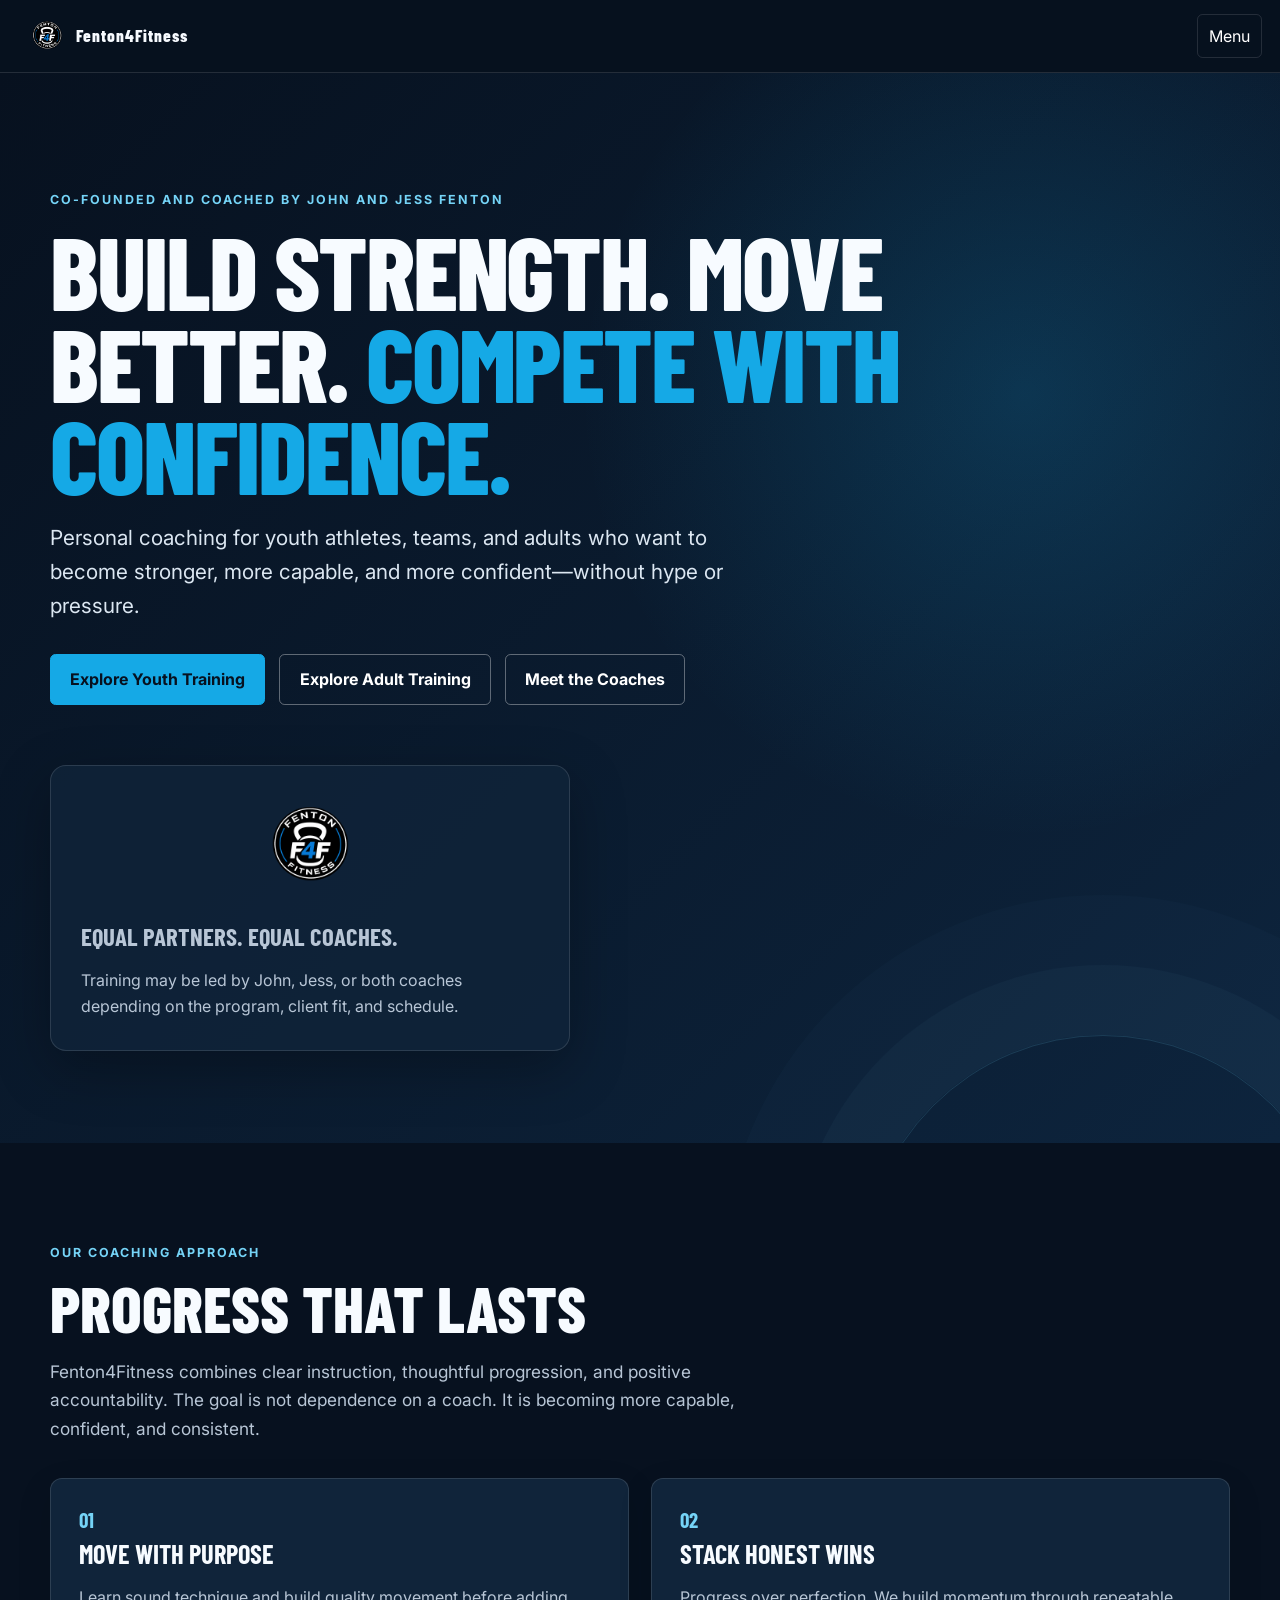
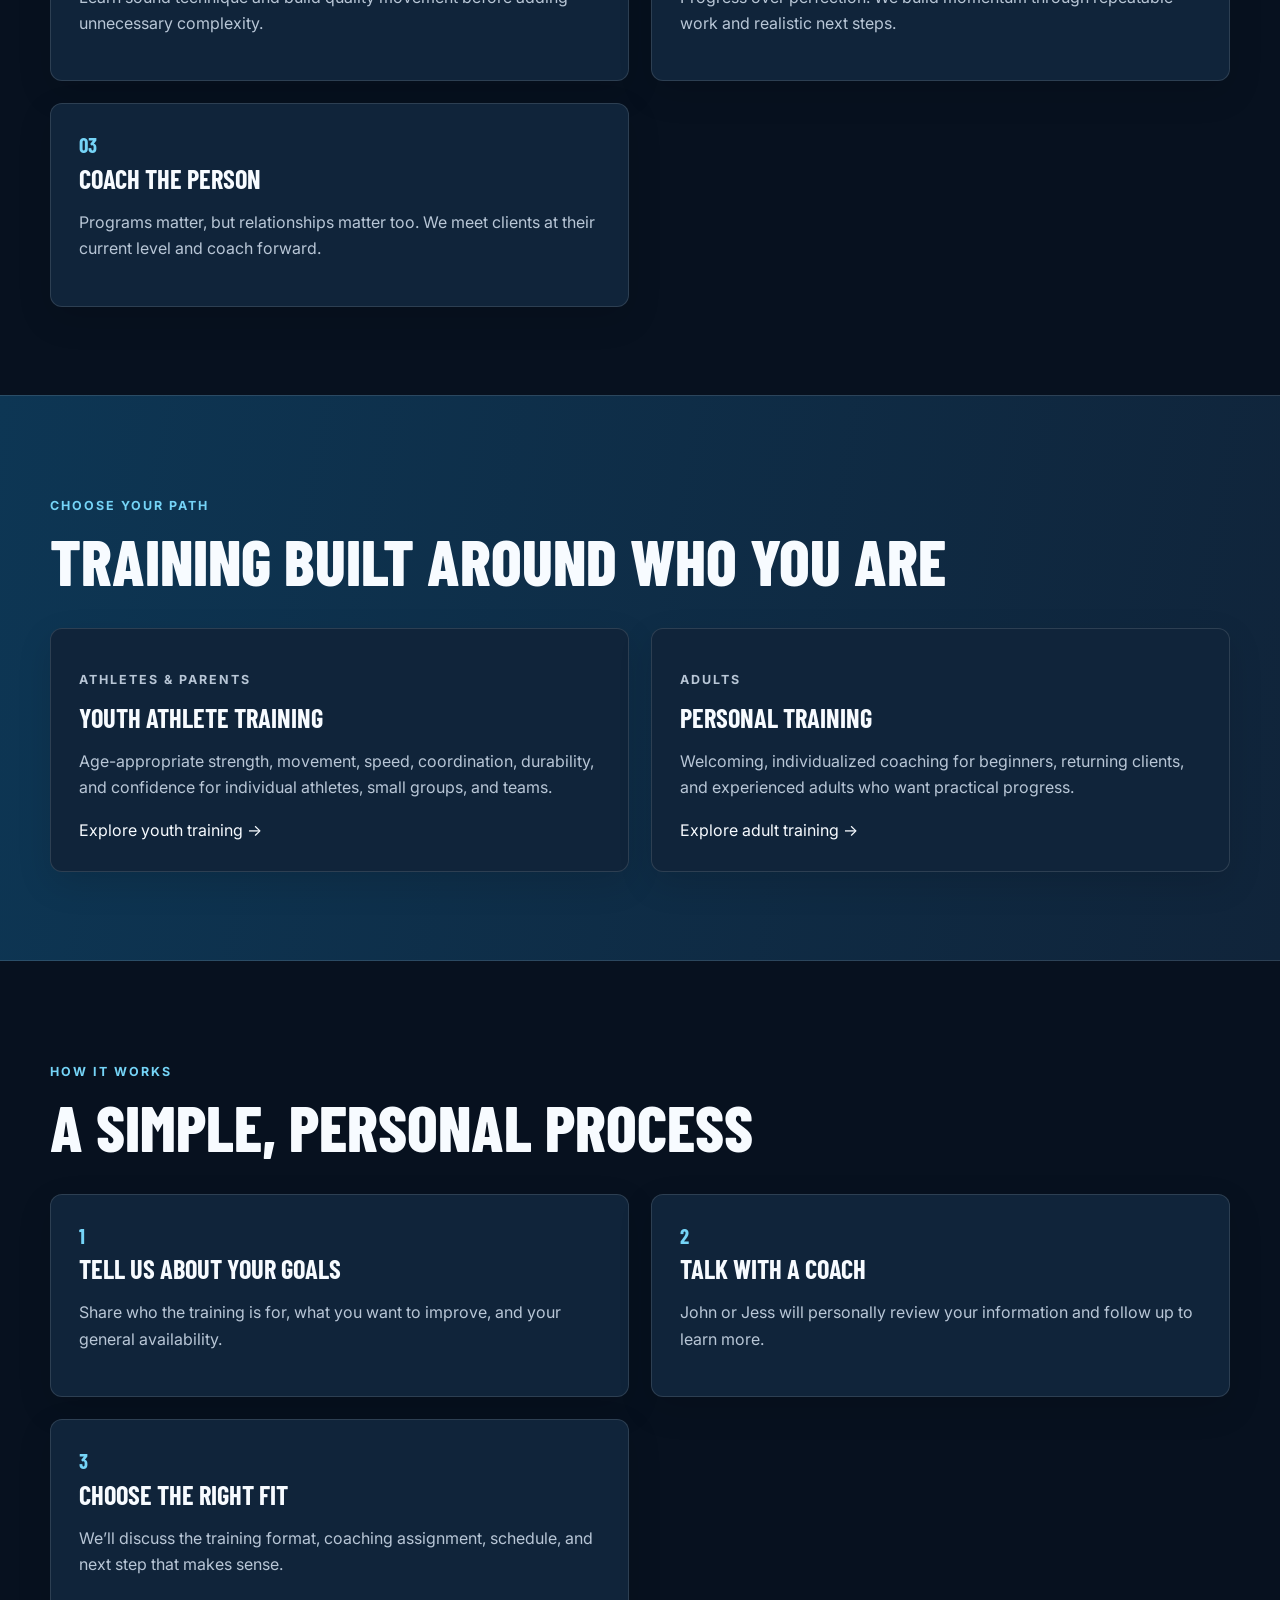
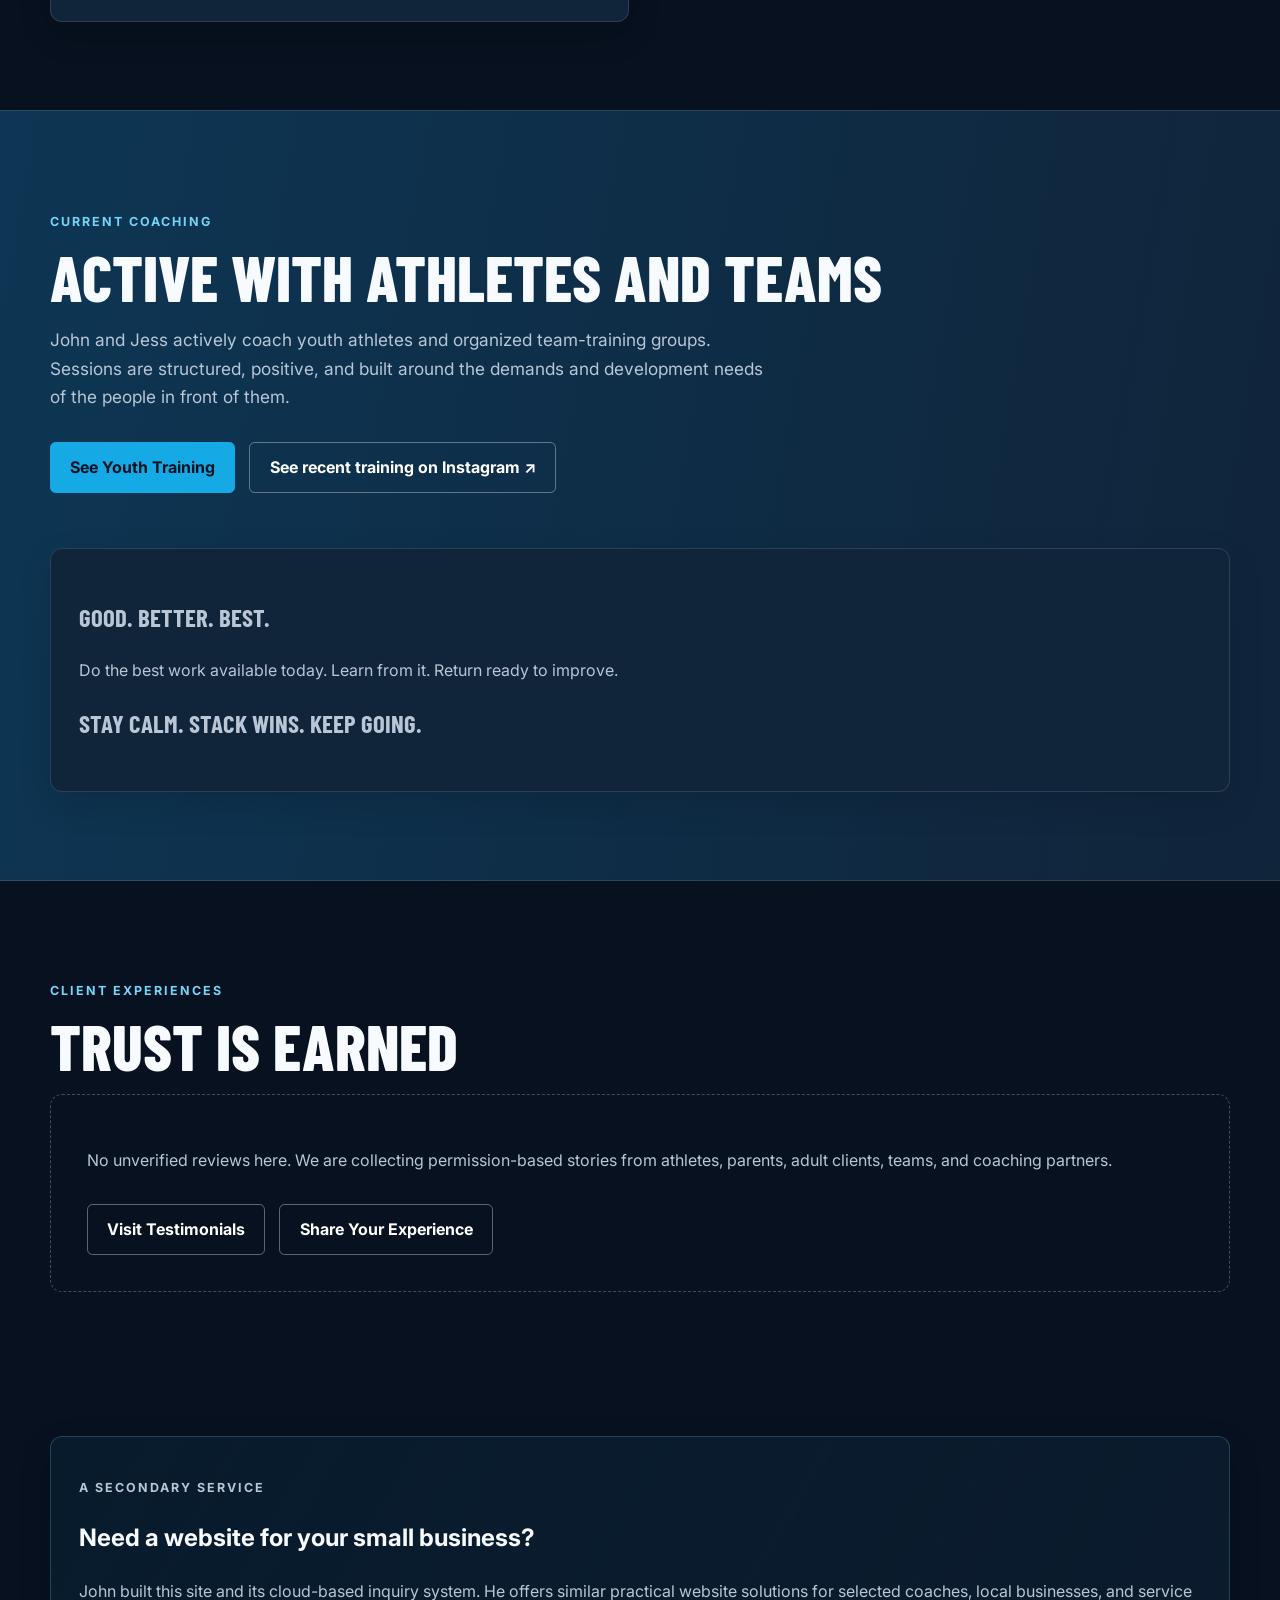
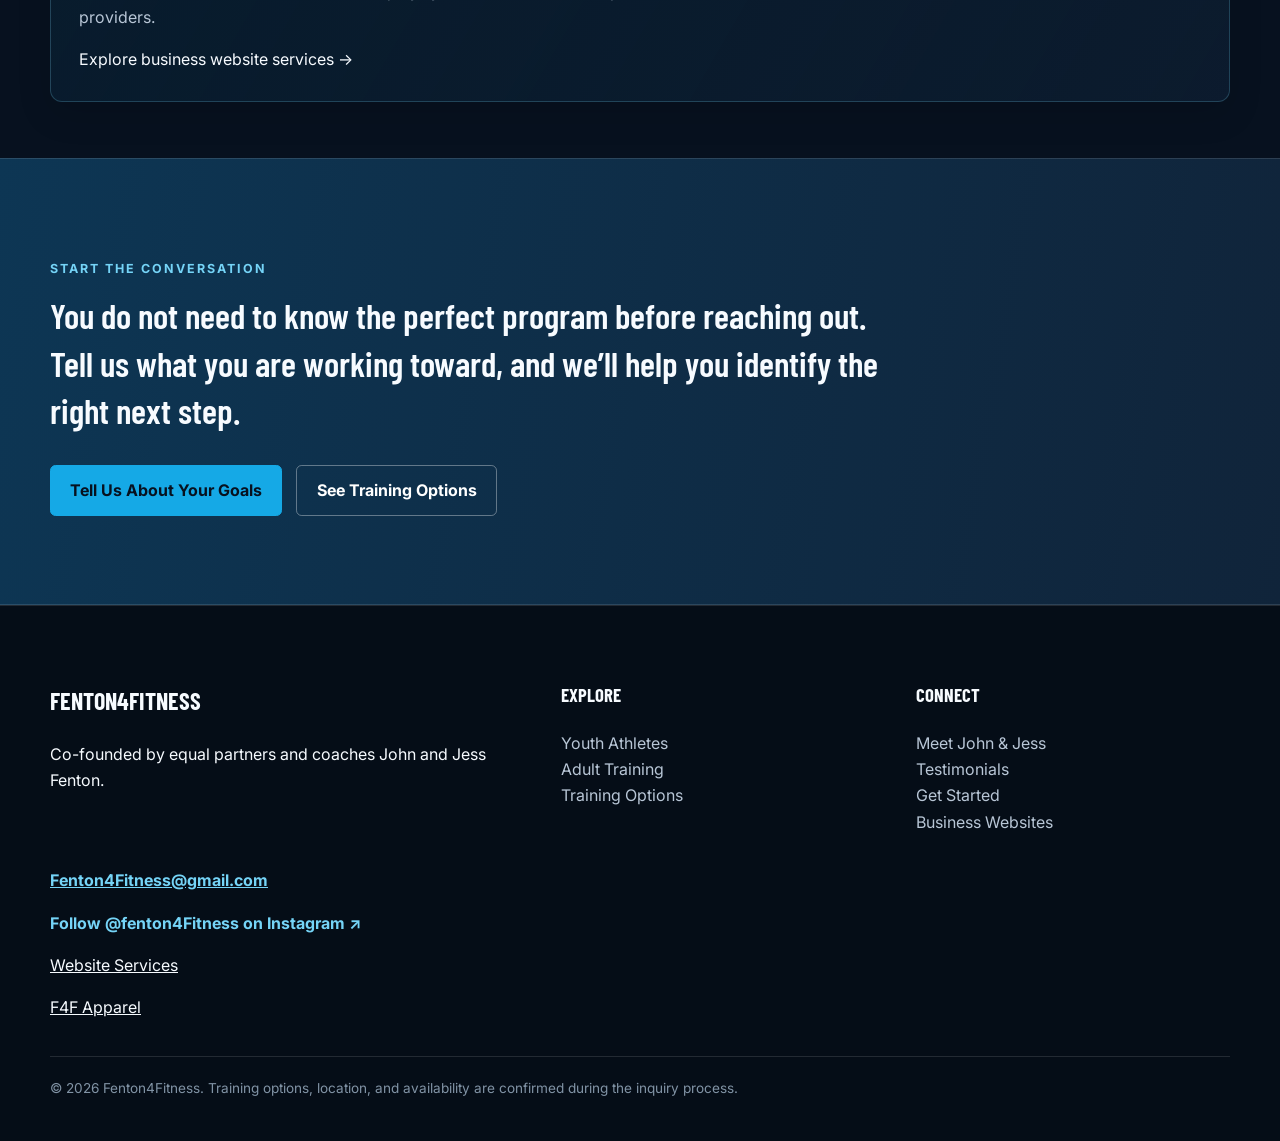
<file: website-files/index.html>
<!doctype html><html lang="en"><head><meta charset="utf-8"><meta name="viewport" content="width=device-width,initial-scale=1"><title>Fenton4Fitness | Coaching for Athletes and Adults</title><meta name="description" content="Personal coaching from John and Jess Fenton for youth athletes, teams, and adults building strength, confidence, and consistency."><meta property="og:title" content="Fenton4Fitness | Two Coaches. One Shared Standard."><meta property="og:description" content="Professional, personal training for athletes, teams, and adults."><meta property="og:type" content="website"><link rel="stylesheet" href="style.css?v=20260723-production"><link rel="icon" href="images/f4f-logo.png"><script type="application/ld+json">{"@context":"https://schema.org","@type":"SportsOrganization","name":"Fenton4Fitness","description":"Personal coaching for youth athletes, teams, and adults.","founder":[{"@type":"Person","name":"John Fenton"},{"@type":"Person","name":"Jess Fenton"}]}</script></head><body><a class="skip-link" href="#main">Skip to content</a>
<header class="site-header"><nav class="nav-wrap" aria-label="Primary"><a class="brand" href="index.html"><img src="images/f4f-logo.png" alt=""><span>Fenton4Fitness</span></a><button class="nav-toggle" aria-expanded="false" aria-controls="nav-links">Menu</button><ul class="nav-links" id="nav-links"><li><a aria-current="page" href="index.html">Home</a></li><li><a href="youth-athletes.html">Youth Athletes</a></li><li><a href="adult-training.html">Adult Training</a></li><li><a href="training-options.html">Training Options</a></li><li><a href="about-us.html">Meet the Coaches</a></li><li><a href="testimonials.html">Testimonials</a></li><li><a class="nav-cta" href="contact-us.html">Get Started</a></li></ul></nav></header>
<main id="main"><section class="hero"><div class="container hero-grid"><div><p class="eyebrow">Co-founded and coached by John and Jess Fenton</p><h1>Build strength. Move better. <span>Compete with confidence.</span></h1><p class="lead">Personal coaching for youth athletes, teams, and adults who want to become stronger, more capable, and more confident—without hype or pressure.</p><div class="button-row"><a class="btn" href="youth-athletes.html">Explore Youth Training</a><a class="btn btn-secondary" href="adult-training.html">Explore Adult Training</a><a class="btn btn-secondary" href="about-us.html">Meet the Coaches</a></div></div><aside class="hero-card"><img src="images/f4f-logo.png" alt="Fenton4Fitness circular logo"><p class="stateline">Equal partners. Equal coaches.</p><p>Training may be led by John, Jess, or both coaches depending on the program, client fit, and schedule.</p></aside></div></section>
<section class="section"><div class="container"><p class="eyebrow">Our coaching approach</p><h2>Progress that lasts</h2><p class="section-intro">Fenton4Fitness combines clear instruction, thoughtful progression, and positive accountability. The goal is not dependence on a coach. It is becoming more capable, confident, and consistent.</p><div class="grid-3"><article class="card"><span class="icon-number">01</span><h3>Move with purpose</h3><p>Learn sound technique and build quality movement before adding unnecessary complexity.</p></article><article class="card"><span class="icon-number">02</span><h3>Stack honest wins</h3><p>Progress over perfection. We build momentum through repeatable work and realistic next steps.</p></article><article class="card"><span class="icon-number">03</span><h3>Coach the person</h3><p>Programs matter, but relationships matter too. We meet clients at their current level and coach forward.</p></article></div></div></section>
<section class="section band"><div class="container"><p class="eyebrow">Choose your path</p><h2>Training built around who you are</h2><div class="grid-2"><a class="card card-link" href="youth-athletes.html"><p class="eyebrow">Athletes & parents</p><h3>Youth Athlete Training</h3><p>Age-appropriate strength, movement, speed, coordination, durability, and confidence for individual athletes, small groups, and teams.</p><span>Explore youth training →</span></a><a class="card card-link" href="adult-training.html"><p class="eyebrow">Adults</p><h3>Personal Training</h3><p>Welcoming, individualized coaching for beginners, returning clients, and experienced adults who want practical progress.</p><span>Explore adult training →</span></a></div></div></section>
<section class="section"><div class="container"><p class="eyebrow">How it works</p><h2>A simple, personal process</h2><div class="grid-3"><article class="card"><span class="icon-number">1</span><h3>Tell us about your goals</h3><p>Share who the training is for, what you want to improve, and your general availability.</p></article><article class="card"><span class="icon-number">2</span><h3>Talk with a coach</h3><p>John or Jess will personally review your information and follow up to learn more.</p></article><article class="card"><span class="icon-number">3</span><h3>Choose the right fit</h3><p>We’ll discuss the training format, coaching assignment, schedule, and next step that makes sense.</p></article></div></div></section>
<section class="section band"><div class="container split"><div><p class="eyebrow">Current coaching</p><h2>Active with athletes and teams</h2><p class="section-intro">John and Jess actively coach youth athletes and organized team-training groups. Sessions are structured, positive, and built around the demands and development needs of the people in front of them.</p><div class="button-row"><a class="btn" href="youth-athletes.html">See Youth Training</a><a class="btn btn-secondary" href="https://www.instagram.com/fenton4fitness/" target="_blank" rel="noopener noreferrer" aria-label="Follow Fenton4Fitness on Instagram (opens in a new tab)">See recent training on Instagram ↗</a></div></div><div class="card"><p class="stateline">Good. Better. Best.</p><p>Do the best work available today. Learn from it. Return ready to improve.</p><p class="stateline">Stay Calm. Stack Wins. Keep Going.</p></div></div></section>
<section class="section"><div class="container"><p class="eyebrow">Client experiences</p><h2>Trust is earned</h2><div class="empty-state"><p>No unverified reviews here. We are collecting permission-based stories from athletes, parents, adult clients, teams, and coaching partners.</p><div class="button-row"><a class="btn btn-secondary" href="testimonials.html">Visit Testimonials</a><a class="btn btn-secondary" href="submit-testimonial.html">Share Your Experience</a></div></div></div></section>
<section class="section-tight"><div class="container secondary-service card"><p class="eyebrow">A secondary service</p><h2>Need a website for your small business?</h2><p>John built this site and its cloud-based inquiry system. He offers similar practical website solutions for selected coaches, local businesses, and service providers.</p><a class="card-link" href="business-websites.html">Explore business website services →</a></div></section><section class="section band"><div class="container"><p class="eyebrow">Start the conversation</p><p class="quote">You do not need to know the perfect program before reaching out. Tell us what you are working toward, and we’ll help you identify the right next step.</p><div class="button-row"><a class="btn" href="contact-us.html">Tell Us About Your Goals</a><a class="btn btn-secondary" href="training-options.html">See Training Options</a></div></div></section></main>
<footer class="site-footer"><div class="container"><div class="footer-grid"><div><h2>Fenton4Fitness</h2><p>Co-founded by equal partners and coaches John and Jess Fenton.</p></div><div><h3>Explore</h3><ul class="footer-links"><li><a href="youth-athletes.html">Youth Athletes</a></li><li><a href="adult-training.html">Adult Training</a></li><li><a href="training-options.html">Training Options</a></li></ul></div><div><h3>Connect</h3><ul class="footer-links"><li><a href="about-us.html">Meet John & Jess</a></li><li><a href="testimonials.html">Testimonials</a></li><li><a href="contact-us.html">Get Started</a></li><li><a href="business-websites.html">Business Websites</a></li></ul></div></div><p class="fineprint">© <span data-year></span> Fenton4Fitness. Training options, location, and availability are confirmed during the inquiry process.</p></div></footer><script src="script.js?v=20260723-production"></script></body></html>
</file>
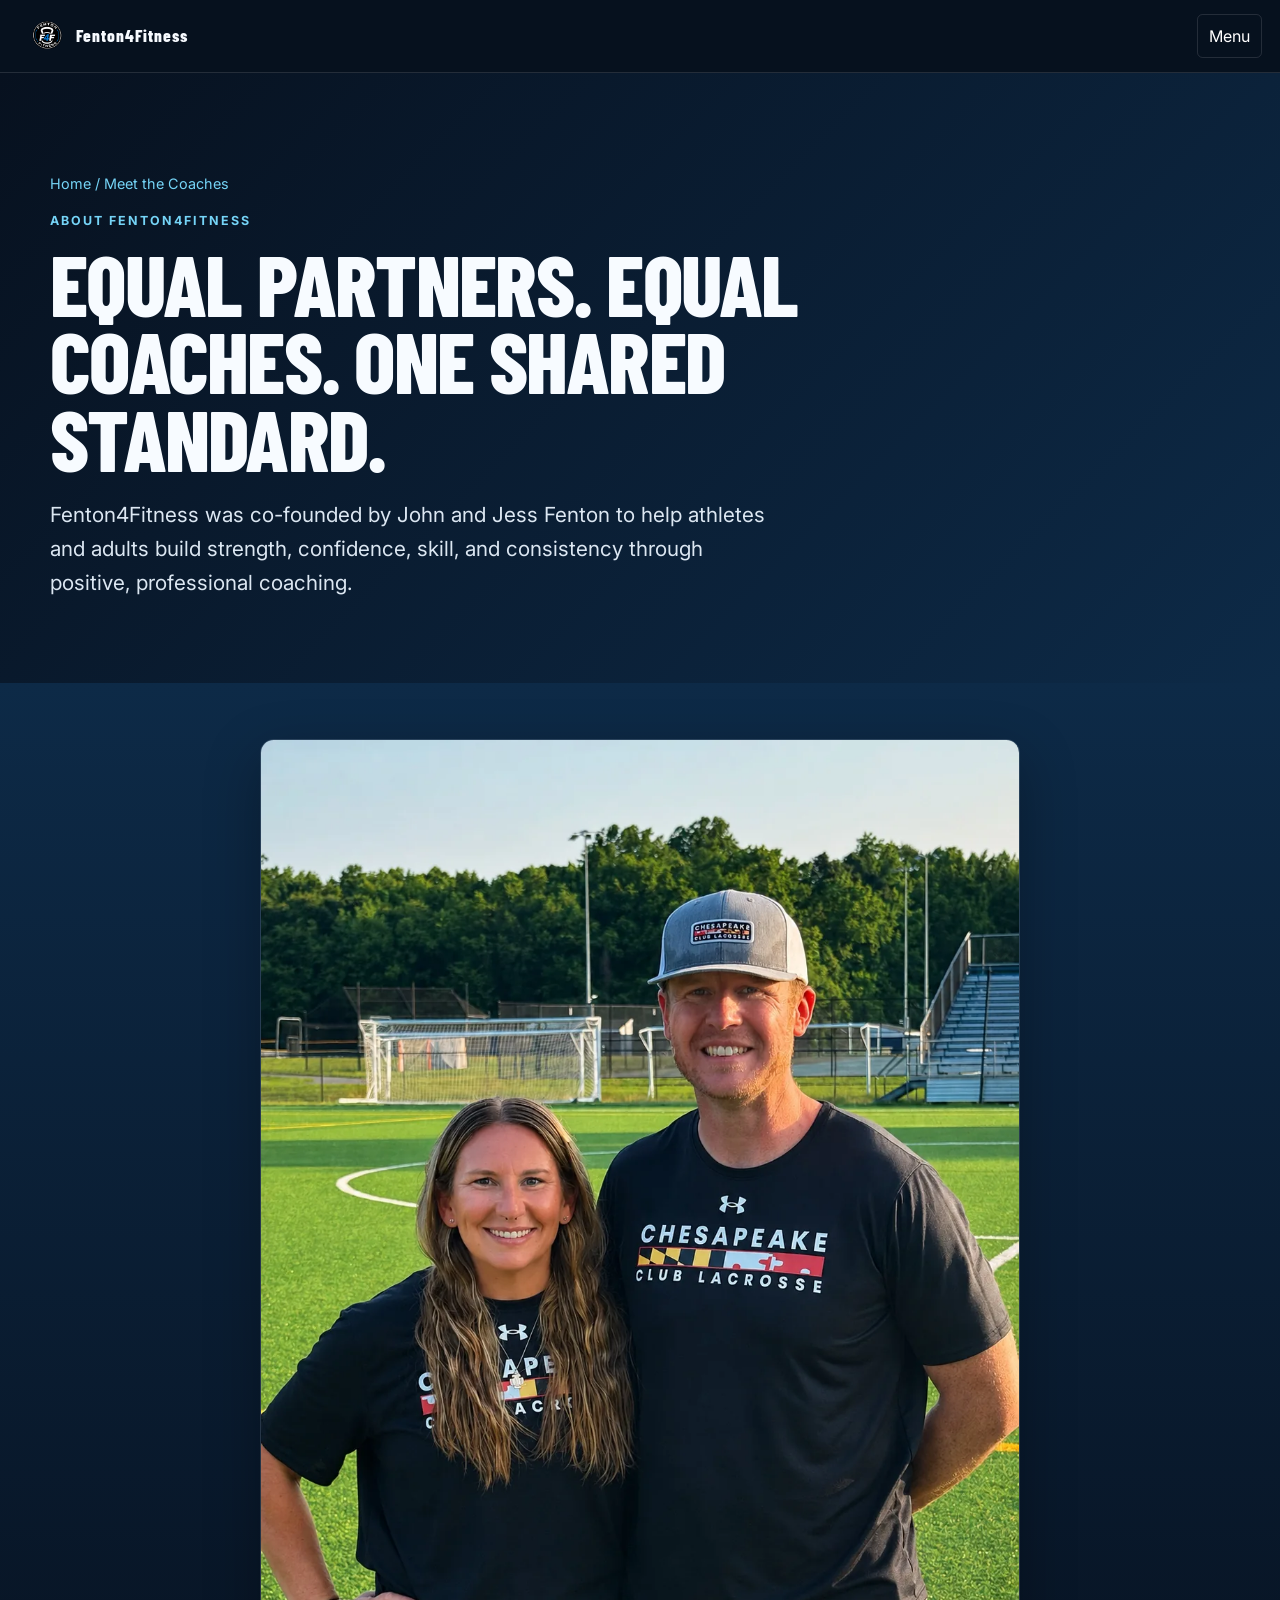
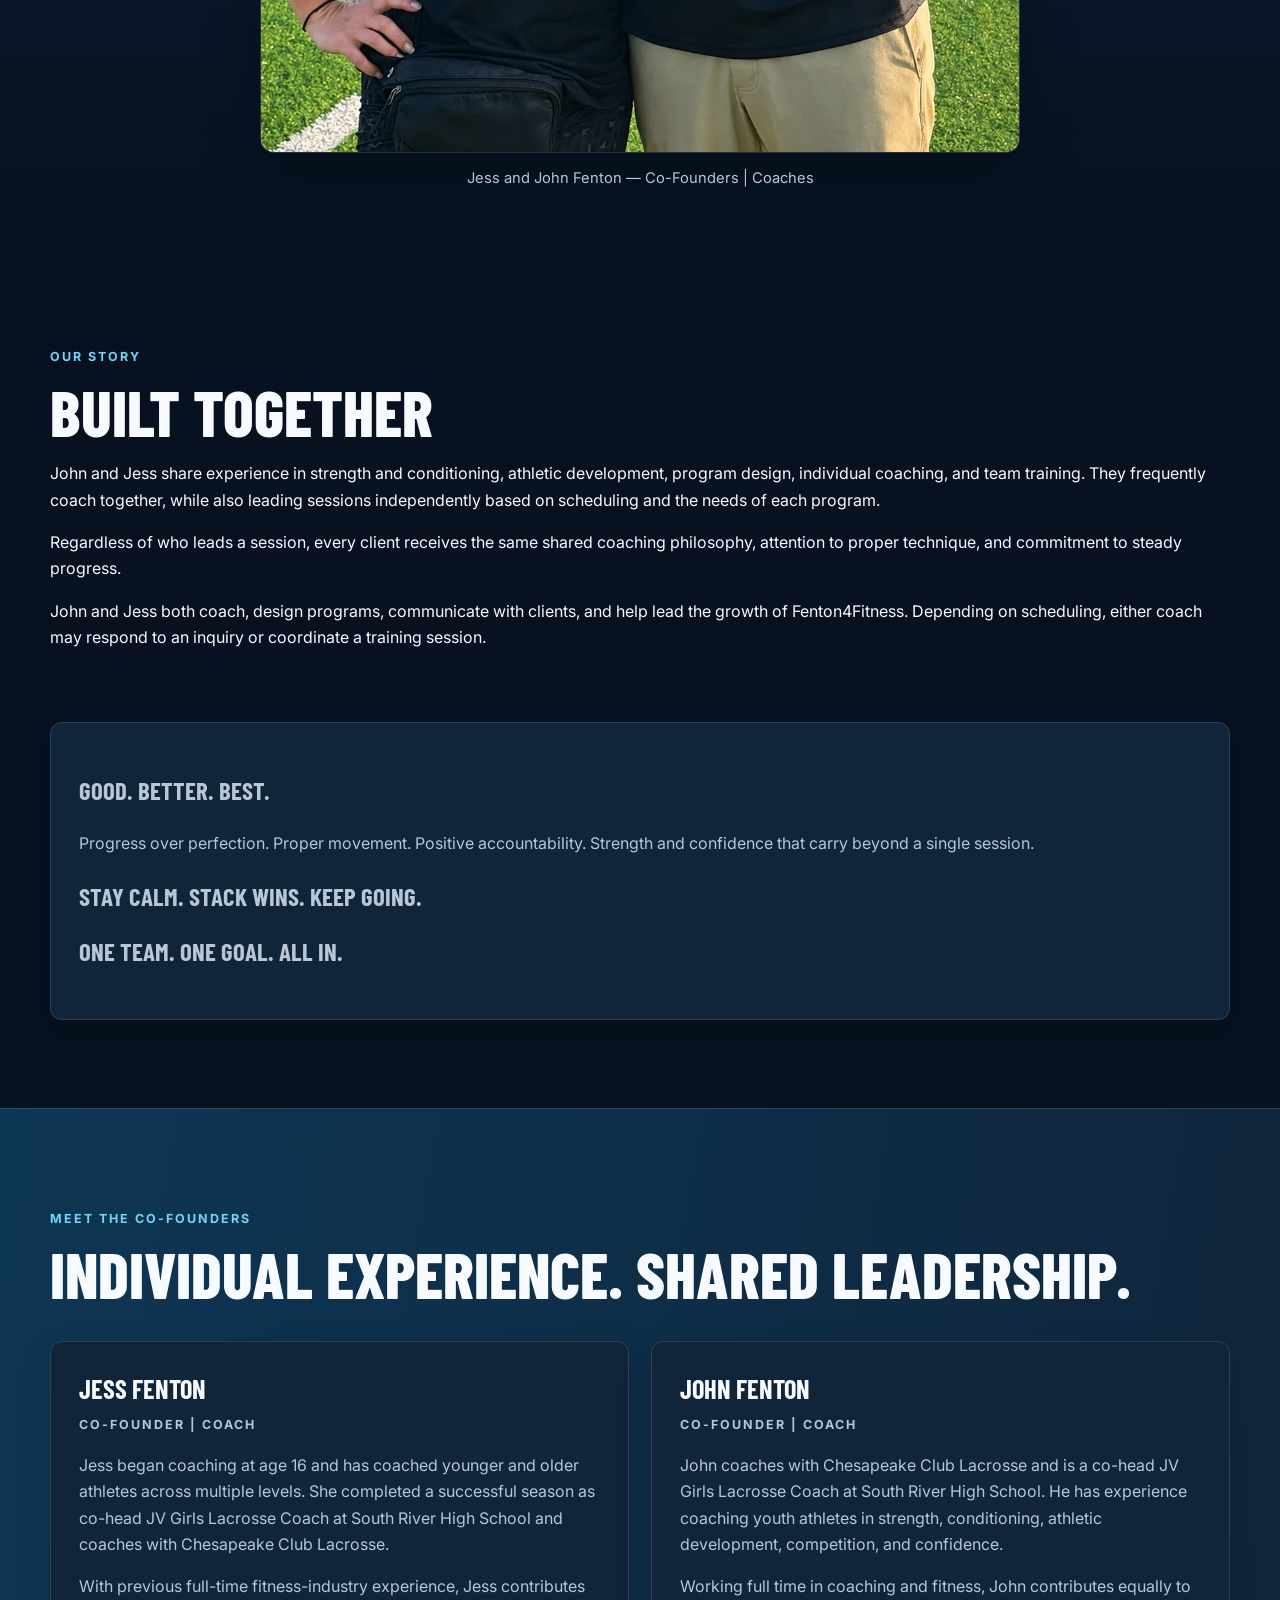
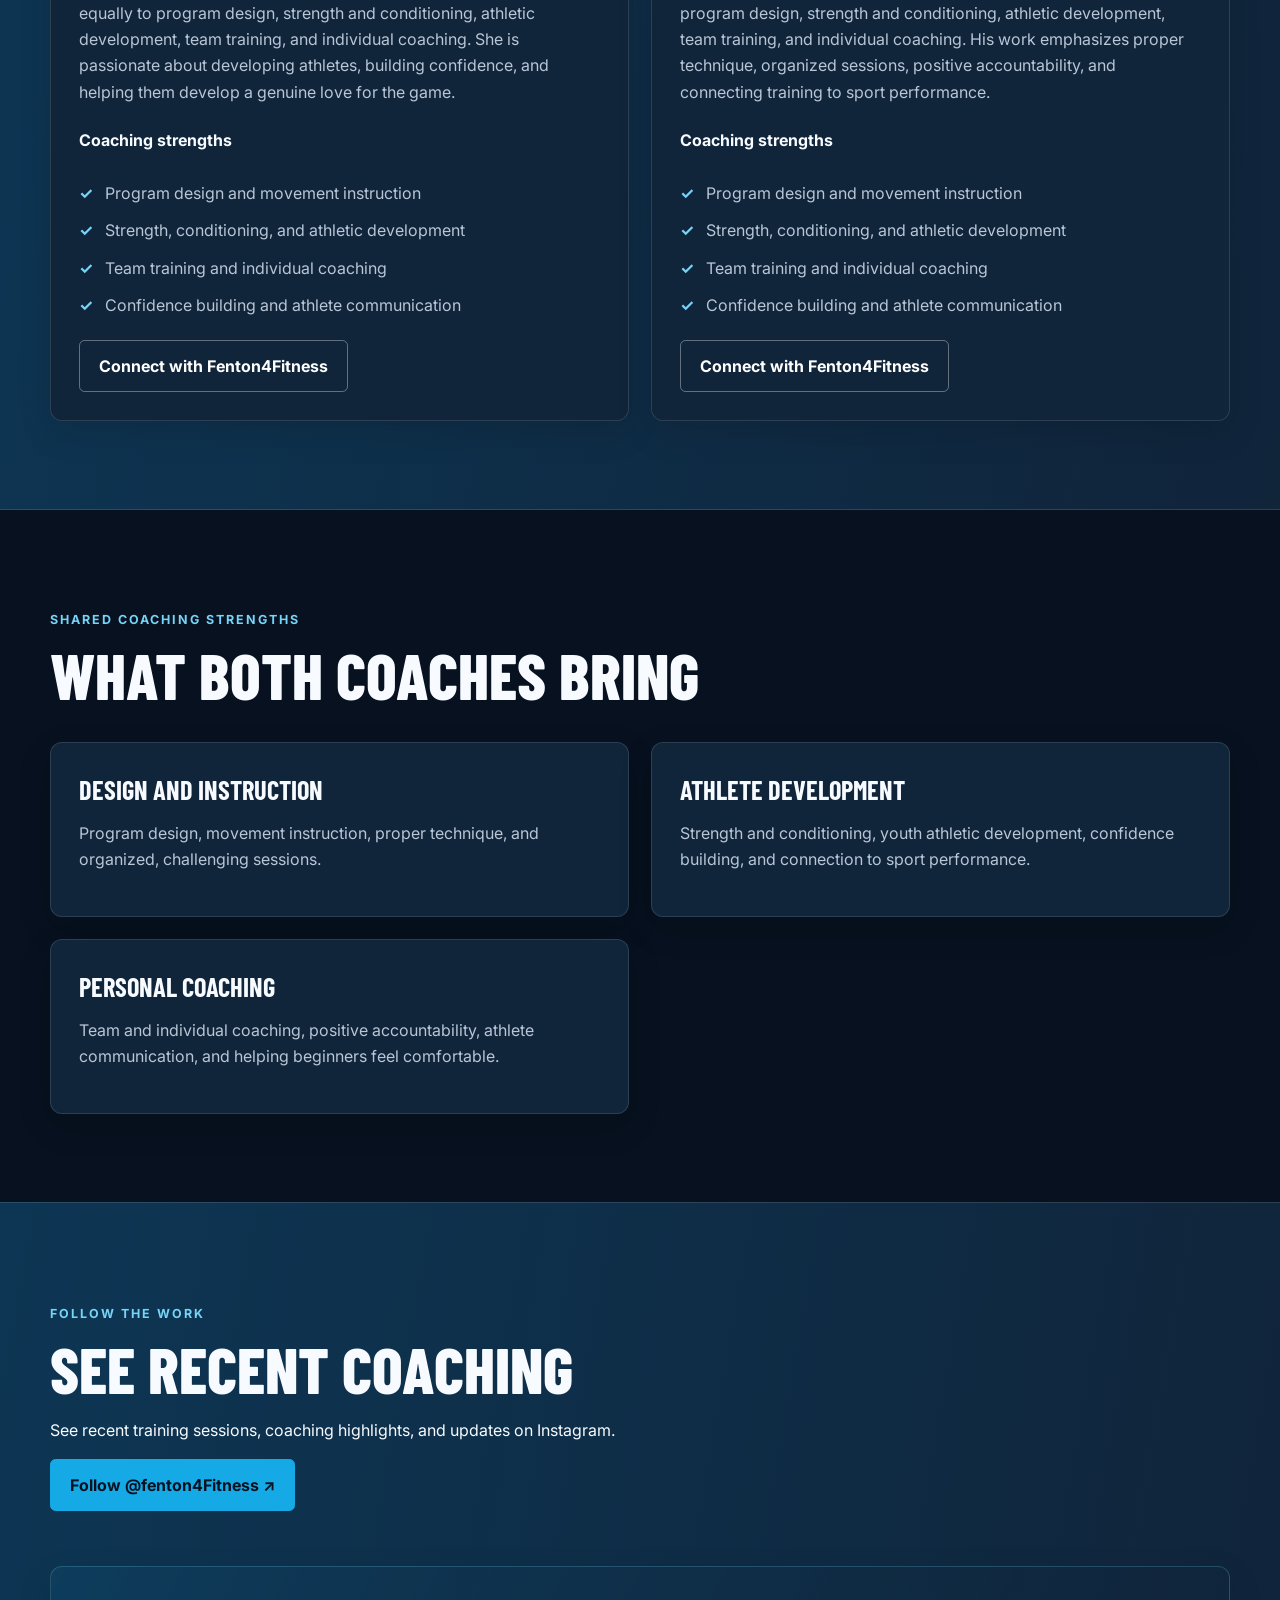
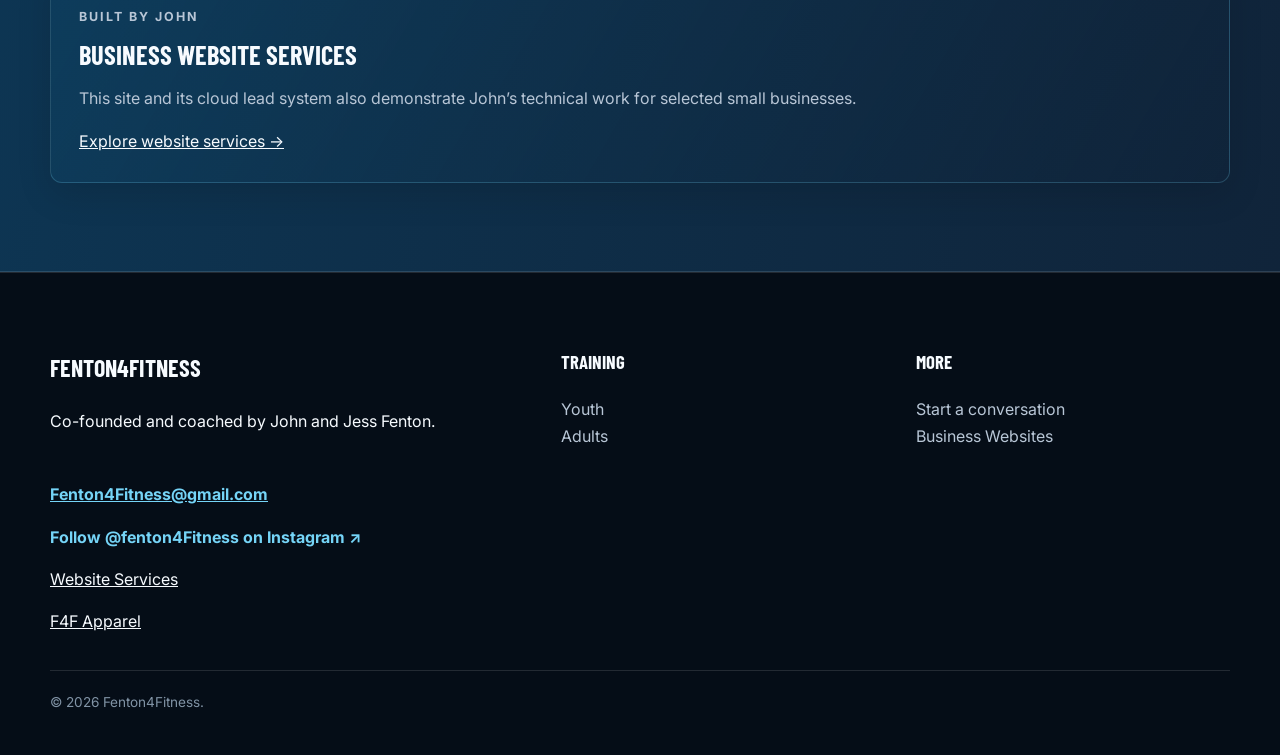
<file: website-files/about-us.html>
<!doctype html><html lang="en"><head><meta charset="utf-8"><meta name="viewport" content="width=device-width,initial-scale=1"><title>Meet the Co-Founders | Fenton4Fitness</title><meta name="description" content="Meet Fenton4Fitness co-founders and coaches John Fenton and Jess Fenton."><link rel="stylesheet" href="style.css?v=20260723-production"><link rel="icon" href="images/f4f-logo.png"></head><body><a class="skip-link" href="#main">Skip to content</a><header class="site-header"><nav class="nav-wrap" aria-label="Primary"><a class="brand" href="index.html"><img src="images/f4f-logo.png" alt=""><span>Fenton4Fitness</span></a><button class="nav-toggle" aria-expanded="false" aria-controls="nav-links">Menu</button><ul class="nav-links" id="nav-links"><li><a href="index.html">Home</a></li><li><a href="youth-athletes.html">Youth Athletes</a></li><li><a href="adult-training.html">Adult Training</a></li><li><a href="training-options.html">Training Options</a></li><li><a aria-current="page" href="about-us.html">Meet the Coaches</a></li><li><a href="testimonials.html">Testimonials</a></li><li><a class="nav-cta" href="contact-us.html">Get Started</a></li></ul></nav></header><main id="main"><header class="page-hero"><div class="container"><p class="breadcrumb">Home / Meet the Coaches</p><p class="eyebrow">About Fenton4Fitness</p><h1>Equal partners. Equal coaches. One shared standard.</h1><p class="lead">Fenton4Fitness was co-founded by John and Jess Fenton to help athletes and adults build strength, confidence, skill, and consistency through positive, professional coaching.</p></div></header>
<section class="section-tight coaches-photo-section" aria-label="Fenton4Fitness co-founders"><div class="container"><figure class="coaches-photo"><img src="images/john-jess-fenton-cofounders.webp" width="1086" height="1448" alt="Fenton4Fitness co-founders and coaches Jess and John Fenton on a lacrosse field." decoding="async"><figcaption>Jess and John Fenton — Co-Founders | Coaches</figcaption></figure></div></section>
<section class="section"><div class="container split"><div><p class="eyebrow">Our story</p><h2>Built together</h2><p>John and Jess share experience in strength and conditioning, athletic development, program design, individual coaching, and team training. They frequently coach together, while also leading sessions independently based on scheduling and the needs of each program.</p><p>Regardless of who leads a session, every client receives the same shared coaching philosophy, attention to proper technique, and commitment to steady progress.</p><p>John and Jess both coach, design programs, communicate with clients, and help lead the growth of Fenton4Fitness. Depending on scheduling, either coach may respond to an inquiry or coordinate a training session.</p></div><div class="card"><p class="stateline">Good. Better. Best.</p><p>Progress over perfection. Proper movement. Positive accountability. Strength and confidence that carry beyond a single session.</p><p class="stateline">Stay Calm. Stack Wins. Keep Going.</p><p class="stateline">One Team. One Goal. All In.</p></div></div></section>
<section class="section band"><div class="container"><p class="eyebrow">Meet the co-founders</p><h2>Individual experience. Shared leadership.</h2><div class="grid-2"><article class="card coach-card"><h3>Jess Fenton</h3><p class="eyebrow">Co-Founder | Coach</p><p>Jess began coaching at age 16 and has coached younger and older athletes across multiple levels. She completed a successful season as co-head JV Girls Lacrosse Coach at South River High School and coaches with Chesapeake Club Lacrosse.</p><p>With previous full-time fitness-industry experience, Jess contributes equally to program design, strength and conditioning, athletic development, team training, and individual coaching. She is passionate about developing athletes, building confidence, and helping them develop a genuine love for the game.</p><h4>Coaching strengths</h4><ul class="list-check"><li>Program design and movement instruction</li><li>Strength, conditioning, and athletic development</li><li>Team training and individual coaching</li><li>Confidence building and athlete communication</li></ul><a class="btn btn-secondary" href="contact-us.html">Connect with Fenton4Fitness</a></article><article class="card coach-card"><h3>John Fenton</h3><p class="eyebrow">Co-Founder | Coach</p><p>John coaches with Chesapeake Club Lacrosse and is a co-head JV Girls Lacrosse Coach at South River High School. He has experience coaching youth athletes in strength, conditioning, athletic development, competition, and confidence.</p><p>Working full time in coaching and fitness, John contributes equally to program design, strength and conditioning, athletic development, team training, and individual coaching. His work emphasizes proper technique, organized sessions, positive accountability, and connecting training to sport performance.</p><h4>Coaching strengths</h4><ul class="list-check"><li>Program design and movement instruction</li><li>Strength, conditioning, and athletic development</li><li>Team training and individual coaching</li><li>Confidence building and athlete communication</li></ul><a class="btn btn-secondary" href="contact-us.html">Connect with Fenton4Fitness</a></article></div></div></section>
<section class="section"><div class="container"><p class="eyebrow">Shared coaching strengths</p><h2>What both coaches bring</h2><div class="grid-3"><article class="card"><h3>Design and instruction</h3><p>Program design, movement instruction, proper technique, and organized, challenging sessions.</p></article><article class="card"><h3>Athlete development</h3><p>Strength and conditioning, youth athletic development, confidence building, and connection to sport performance.</p></article><article class="card"><h3>Personal coaching</h3><p>Team and individual coaching, positive accountability, athlete communication, and helping beginners feel comfortable.</p></article></div></div></section>
<section class="section band"><div class="container split"><div><p class="eyebrow">Follow the work</p><h2>See recent coaching</h2><p>See recent training sessions, coaching highlights, and updates on Instagram.</p><a class="btn" href="https://www.instagram.com/fenton4fitness/" target="_blank" rel="noopener noreferrer" aria-label="Follow Fenton4Fitness on Instagram (opens in a new tab)">Follow @fenton4Fitness ↗</a></div><aside class="card secondary-service"><p class="eyebrow">Built by John</p><h3>Business website services</h3><p>This site and its cloud lead system also demonstrate John’s technical work for selected small businesses.</p><a href="business-websites.html">Explore website services →</a></aside></div></section></main><footer class="site-footer"><div class="container"><div class="footer-grid"><div><h2>Fenton4Fitness</h2><p>Co-founded and coached by John and Jess Fenton.</p></div><div><h3>Training</h3><ul class="footer-links"><li><a href="youth-athletes.html">Youth</a></li><li><a href="adult-training.html">Adults</a></li></ul></div><div><h3>More</h3><ul class="footer-links"><li><a href="contact-us.html">Start a conversation</a></li><li><a href="business-websites.html">Business Websites</a></li></ul></div></div><p class="fineprint">© <span data-year></span> Fenton4Fitness.</p></div></footer><script src="script.js?v=20260723-production"></script></body></html>
</file>
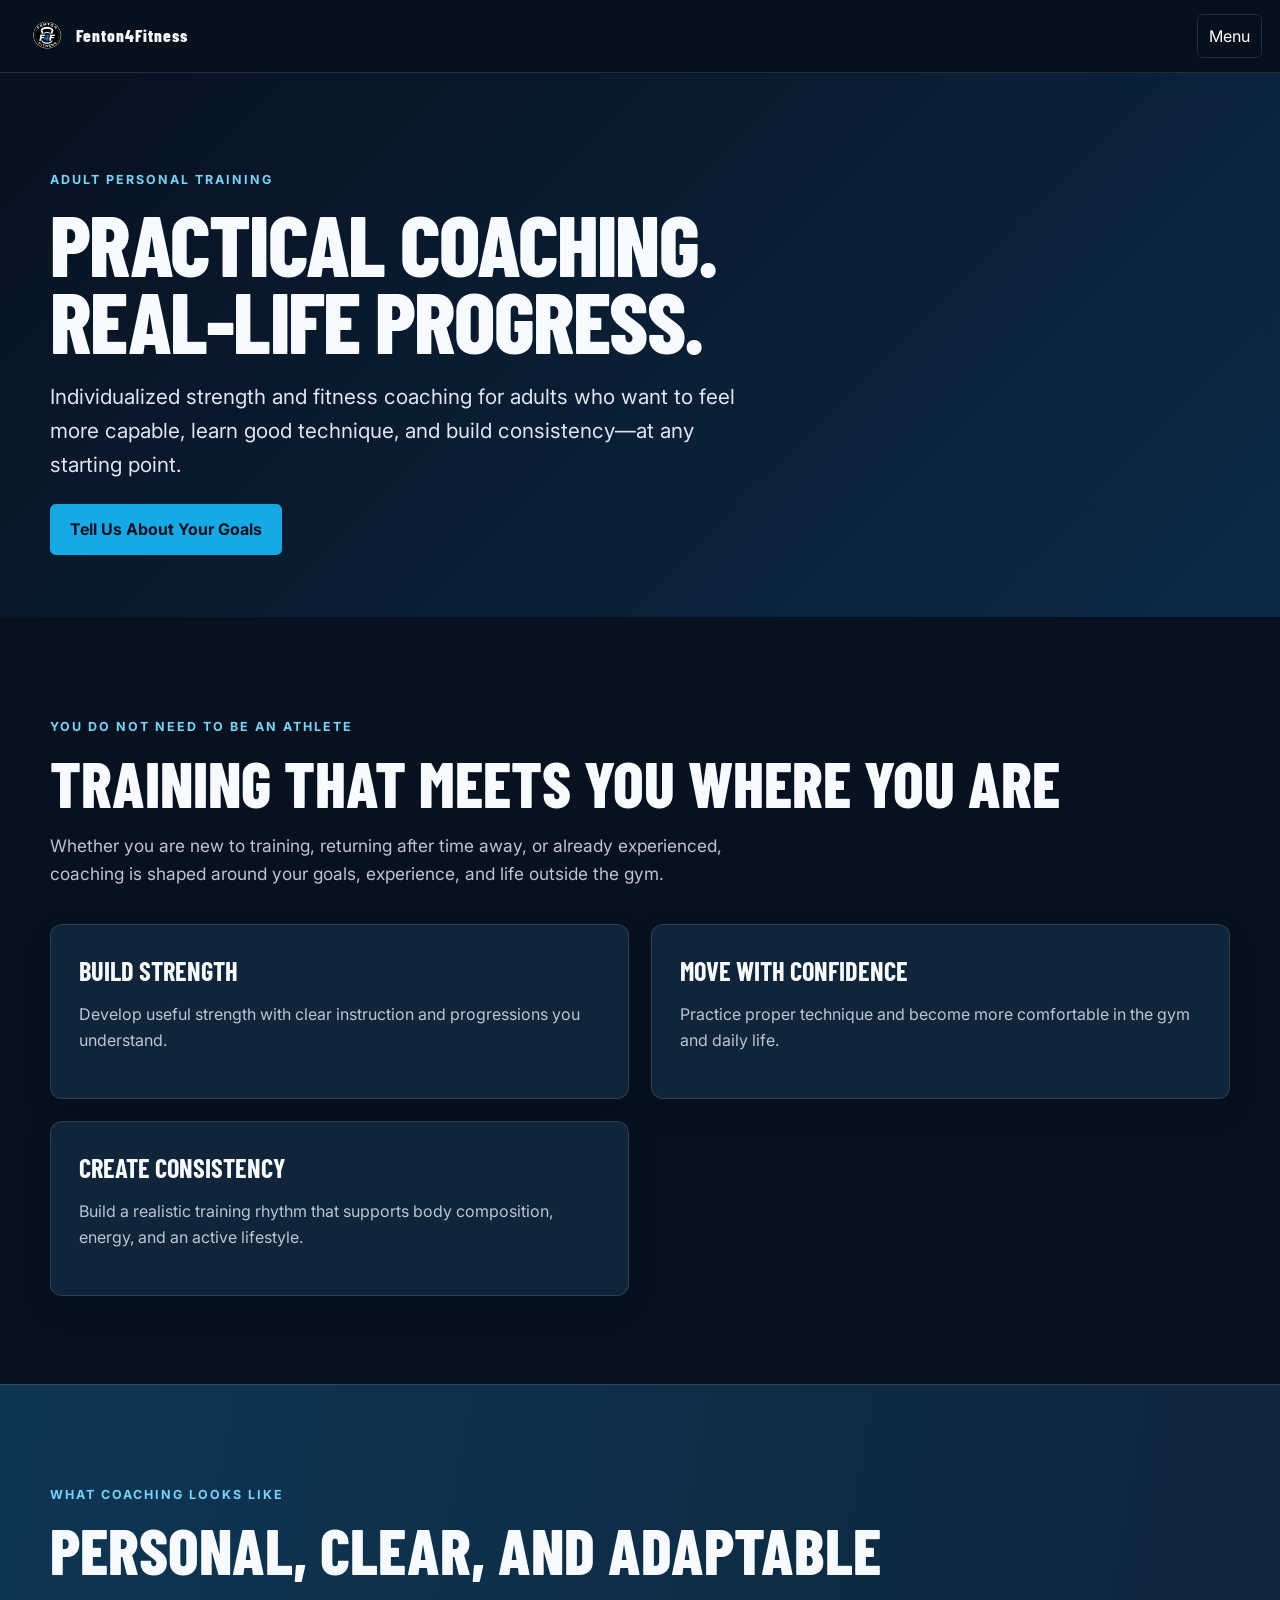
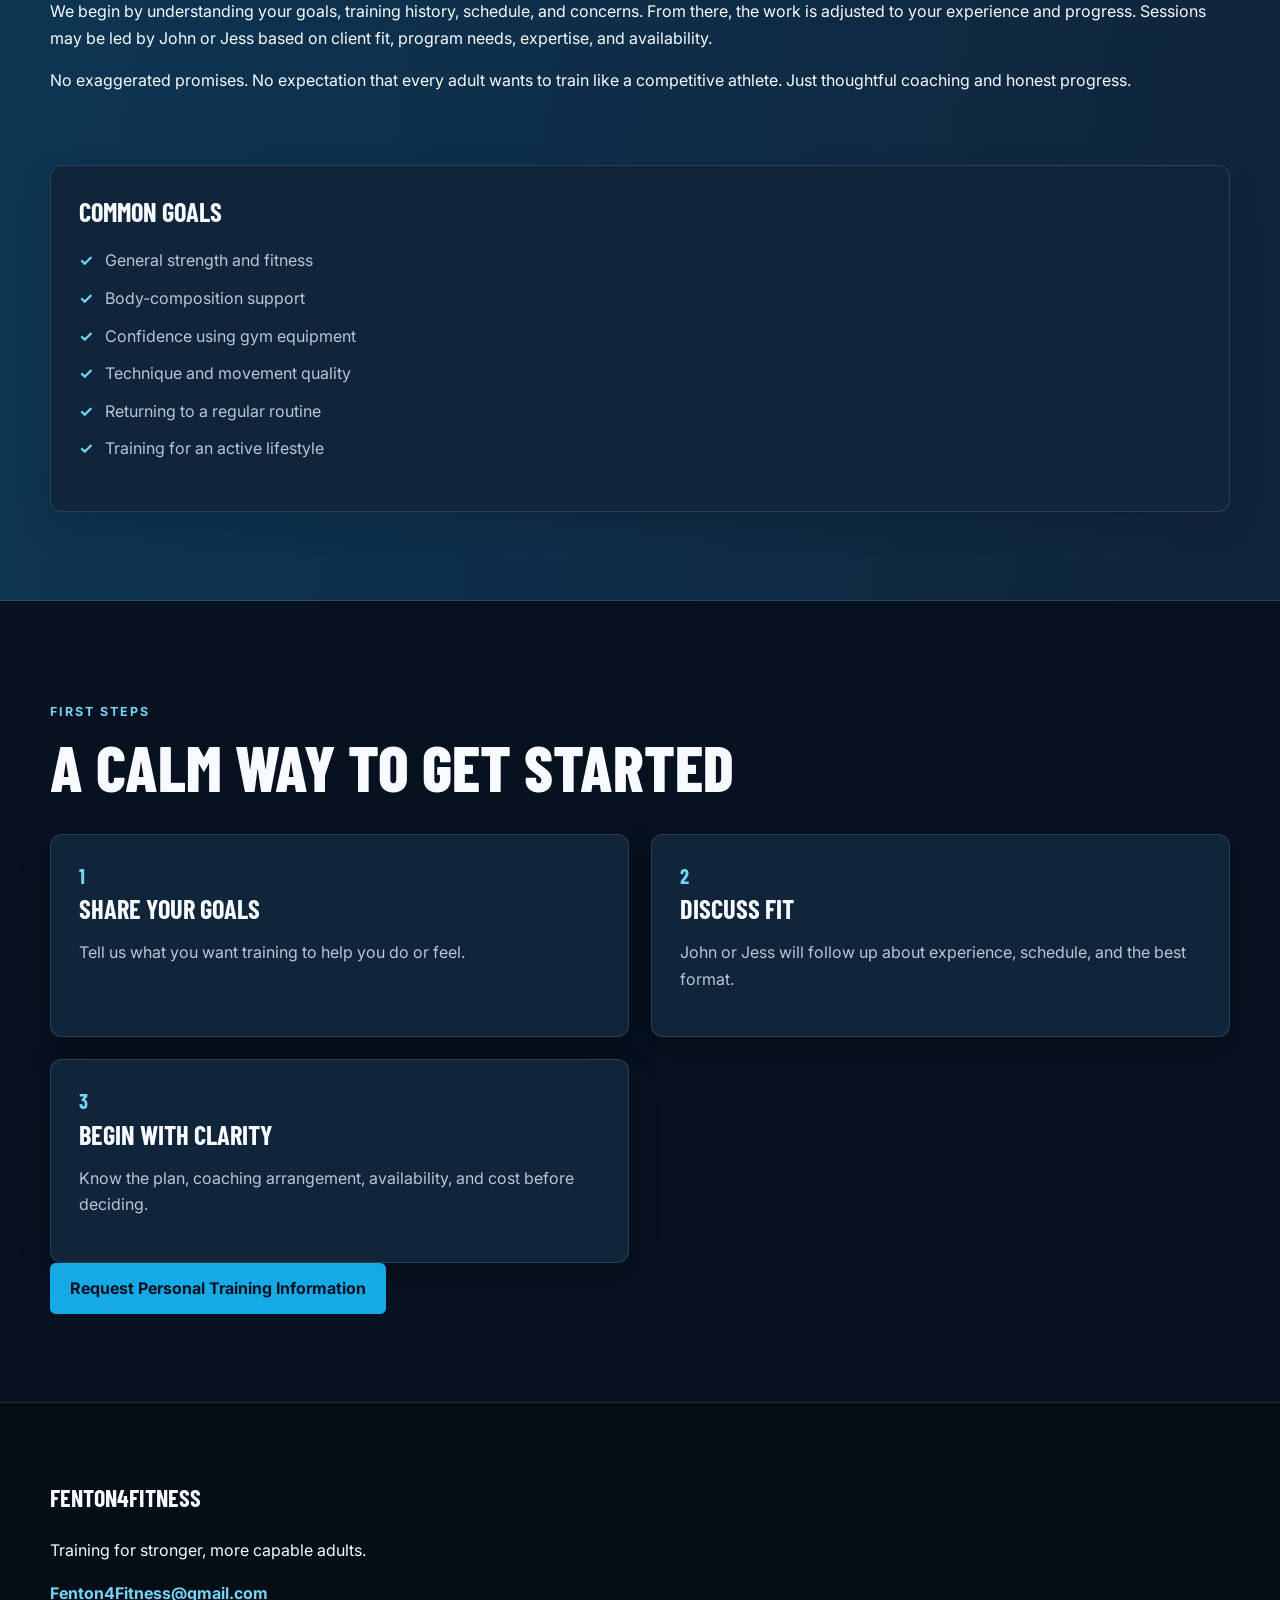
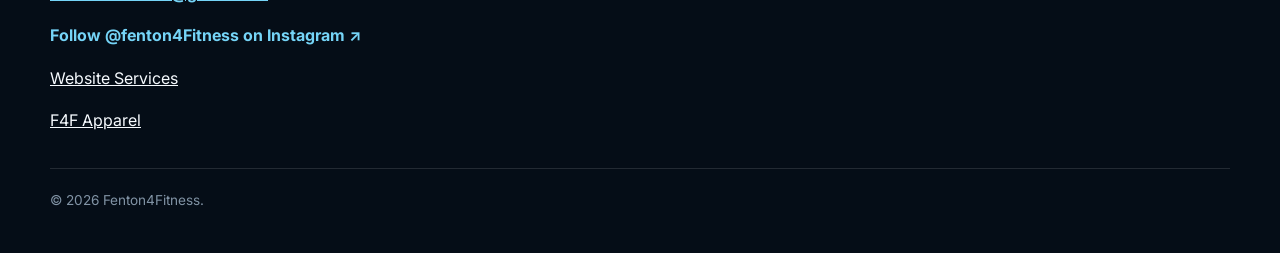
<file: website-files/adult-training.html>
<!doctype html><html lang="en"><head><meta charset="utf-8"><meta name="viewport" content="width=device-width,initial-scale=1"><title>Adult Personal Training | Fenton4Fitness</title><meta name="description" content="Welcoming personal training for adults building strength, confidence, technique, consistency, and fitness for an active life."><link rel="stylesheet" href="style.css?v=20260723-production"></head><body><a class="skip-link" href="#main">Skip to content</a><header class="site-header"><nav class="nav-wrap" aria-label="Primary"><a class="brand" href="index.html"><img src="images/f4f-logo.png" alt=""><span>Fenton4Fitness</span></a><button class="nav-toggle" aria-expanded="false" aria-controls="nav-links">Menu</button><ul class="nav-links" id="nav-links"><li><a href="index.html">Home</a></li><li><a href="youth-athletes.html">Youth Athletes</a></li><li><a aria-current="page" href="adult-training.html">Adult Training</a></li><li><a href="training-options.html">Training Options</a></li><li><a href="about-us.html">Meet the Coaches</a></li><li><a href="testimonials.html">Testimonials</a></li><li><a class="nav-cta" href="contact-us.html?type=adult">Get Started</a></li></ul></nav></header><main id="main"><header class="page-hero"><div class="container"><p class="eyebrow">Adult personal training</p><h1>Practical coaching. Real-life progress.</h1><p class="lead">Individualized strength and fitness coaching for adults who want to feel more capable, learn good technique, and build consistency—at any starting point.</p><a class="btn" href="contact-us.html?type=adult">Tell Us About Your Goals</a></div></header>
<section class="section"><div class="container"><p class="eyebrow">You do not need to be an athlete</p><h2>Training that meets you where you are</h2><p class="section-intro">Whether you are new to training, returning after time away, or already experienced, coaching is shaped around your goals, experience, and life outside the gym.</p><div class="grid-3"><article class="card"><h3>Build strength</h3><p>Develop useful strength with clear instruction and progressions you understand.</p></article><article class="card"><h3>Move with confidence</h3><p>Practice proper technique and become more comfortable in the gym and daily life.</p></article><article class="card"><h3>Create consistency</h3><p>Build a realistic training rhythm that supports body composition, energy, and an active lifestyle.</p></article></div></div></section>
<section class="section band"><div class="container split"><div><p class="eyebrow">What coaching looks like</p><h2>Personal, clear, and adaptable</h2><p>We begin by understanding your goals, training history, schedule, and concerns. From there, the work is adjusted to your experience and progress. Sessions may be led by John or Jess based on client fit, program needs, expertise, and availability.</p><p>No exaggerated promises. No expectation that every adult wants to train like a competitive athlete. Just thoughtful coaching and honest progress.</p></div><div class="card"><h3>Common goals</h3><ul class="list-check"><li>General strength and fitness</li><li>Body-composition support</li><li>Confidence using gym equipment</li><li>Technique and movement quality</li><li>Returning to a regular routine</li><li>Training for an active lifestyle</li></ul></div></div></section>
<section class="section"><div class="container"><p class="eyebrow">First steps</p><h2>A calm way to get started</h2><div class="grid-3"><article class="card"><span class="icon-number">1</span><h3>Share your goals</h3><p>Tell us what you want training to help you do or feel.</p></article><article class="card"><span class="icon-number">2</span><h3>Discuss fit</h3><p>John or Jess will follow up about experience, schedule, and the best format.</p></article><article class="card"><span class="icon-number">3</span><h3>Begin with clarity</h3><p>Know the plan, coaching arrangement, availability, and cost before deciding.</p></article></div><a class="btn" href="contact-us.html?type=adult">Request Personal Training Information</a></div></section></main><footer class="site-footer"><div class="container"><h2>Fenton4Fitness</h2><p>Training for stronger, more capable adults.</p><p class="fineprint">© <span data-year></span> Fenton4Fitness.</p></div></footer><script src="script.js?v=20260723-production"></script></body></html>
</file>
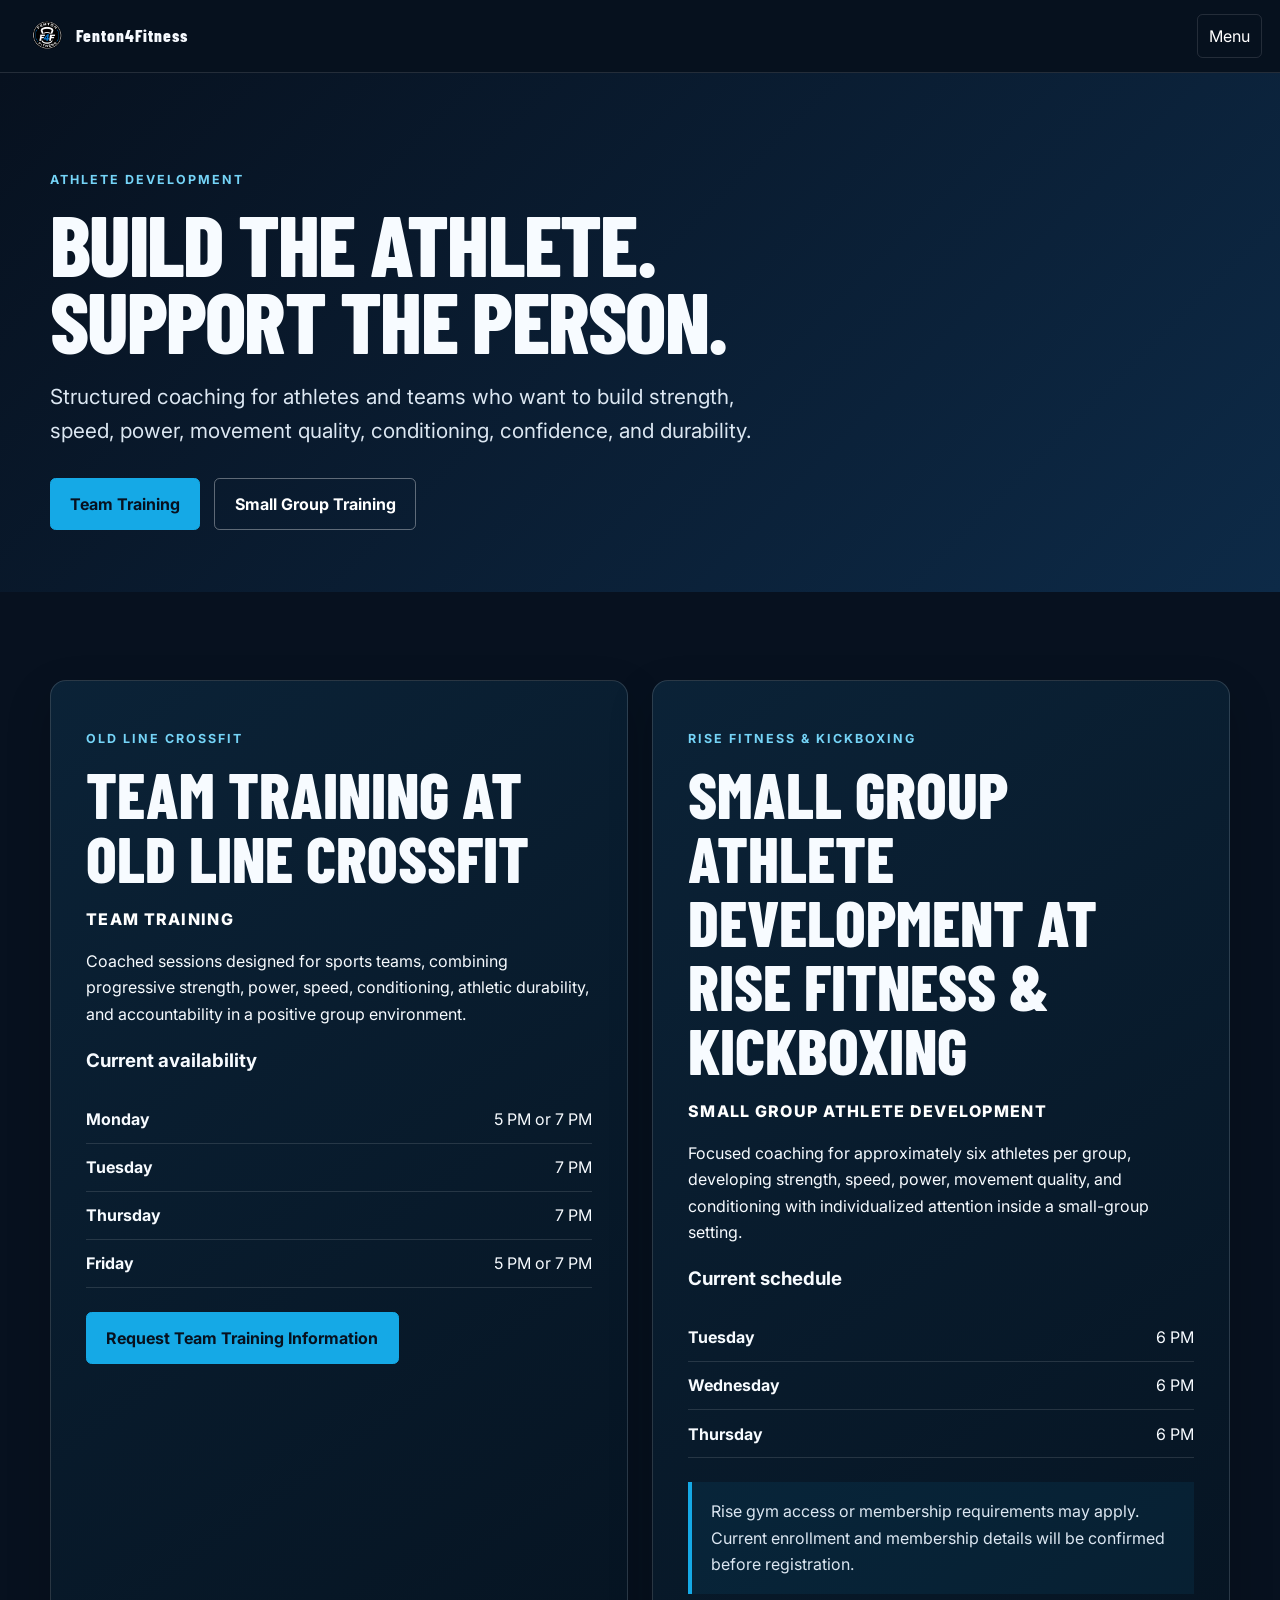
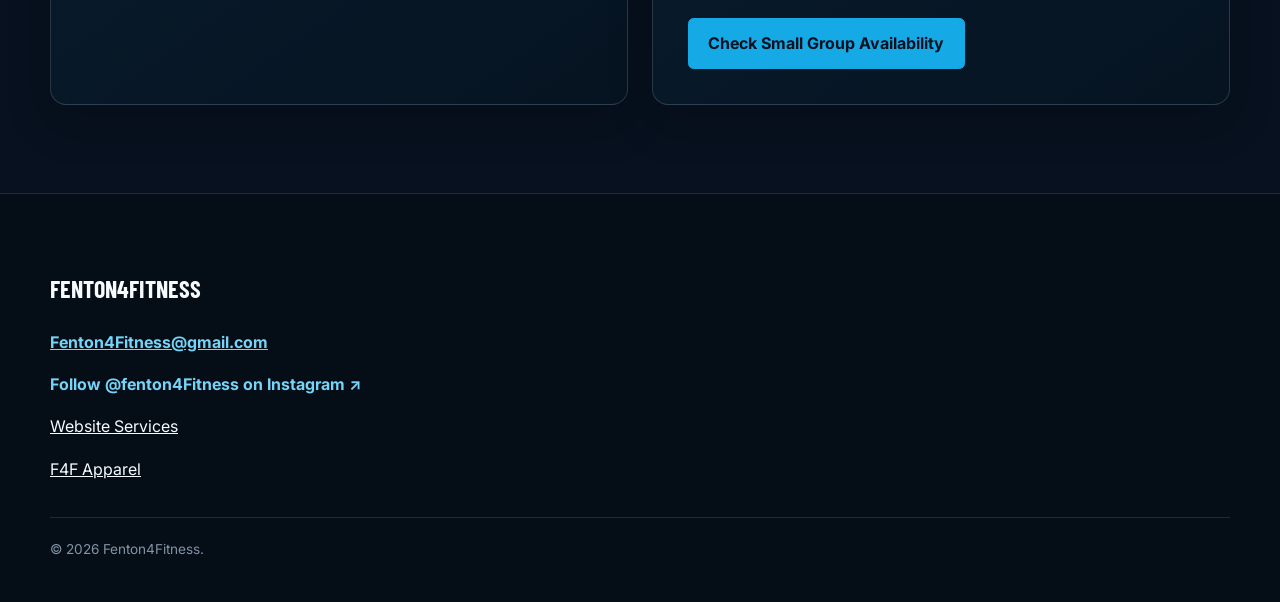
<file: website-files/athlete-development.html>
<!doctype html>
<html lang="en">
<head>
  <meta charset="utf-8"><meta name="viewport" content="width=device-width,initial-scale=1">
  <title>Athlete Development | Fenton4Fitness</title>
  <meta name="description" content="Fenton4Fitness team training at Old Line CrossFit and small-group athlete development at Rise Fitness & Kickboxing.">
  <link rel="canonical" href="https://fenton4fitness.com/athlete-development"><link rel="icon" href="images/f4f-logo.png"><link rel="stylesheet" href="style.css?v=20260820-marketing-m1">
</head>
<body><a class="skip-link" href="#main">Skip to content</a>
<header class="site-header"><nav class="nav-wrap" aria-label="Primary"><a class="brand" href="index.html"><img src="images/f4f-logo.png" alt=""><span>Fenton4Fitness</span></a><button class="nav-toggle" aria-expanded="false" aria-controls="nav-links">Menu</button><ul class="nav-links" id="nav-links"><li><a href="index.html">Home</a></li><li><a aria-current="page" href="/athlete-development">Youth Athletes</a></li><li><a href="adult-training.html">Adult Training</a></li><li><a href="training-options.html">Training Options</a></li><li><a href="about-us.html">Meet the Coaches</a></li><li><a href="testimonials.html">Testimonials</a></li><li><a class="nav-cta" href="contact-us.html?type=youth">Get Started</a></li></ul></nav></header>
<main id="main"><header class="page-hero"><div class="container"><p class="eyebrow">Athlete development</p><h1>Build the athlete. Support the person.</h1><p class="lead">Structured coaching for athletes and teams who want to build strength, speed, power, movement quality, conditioning, confidence, and durability.</p><div class="button-row"><a class="btn" href="#old-line">Team Training</a><a class="btn btn-secondary" href="#rise">Small Group Training</a></div></div></header>
<section class="section"><div class="container location-grid">
<article class="location-card" id="old-line"><p class="eyebrow">Old Line CrossFit</p><h2>Team Training at Old Line CrossFit</h2><p class="offer-label">Team Training</p><p>Coached sessions designed for sports teams, combining progressive strength, power, speed, conditioning, athletic durability, and accountability in a positive group environment.</p><h3>Current availability</h3><ul class="schedule-list"><li><strong>Monday</strong><span>5 PM or 7 PM</span></li><li><strong>Tuesday</strong><span>7 PM</span></li><li><strong>Thursday</strong><span>7 PM</span></li><li><strong>Friday</strong><span>5 PM or 7 PM</span></li></ul><a class="btn" href="contact-us.html?type=team&amp;program=team_training">Request Team Training Information</a></article>
<article class="location-card" id="rise"><p class="eyebrow">Rise Fitness &amp; Kickboxing</p><h2>Small Group Athlete Development at Rise Fitness &amp; Kickboxing</h2><p class="offer-label">Small Group Athlete Development</p><p>Focused coaching for approximately six athletes per group, developing strength, speed, power, movement quality, and conditioning with individualized attention inside a small-group setting.</p><h3>Current schedule</h3><ul class="schedule-list"><li><strong>Tuesday</strong><span>6 PM</span></li><li><strong>Wednesday</strong><span>6 PM</span></li><li><strong>Thursday</strong><span>6 PM</span></li></ul><p class="notice">Rise gym access or membership requirements may apply. Current enrollment and membership details will be confirmed before registration.</p><a class="btn" href="contact-us.html?type=youth&amp;program=small_group_athlete_development">Check Small Group Availability</a></article>
</div></section></main>
<footer class="site-footer"><div class="container"><h2>Fenton4Fitness</h2><p class="fineprint">© <span data-year></span> Fenton4Fitness.</p></div></footer><script src="config.js?v=20260723-form-fix"></script><script src="script.js?v=20260820-marketing-m1"></script></body></html>
</file>
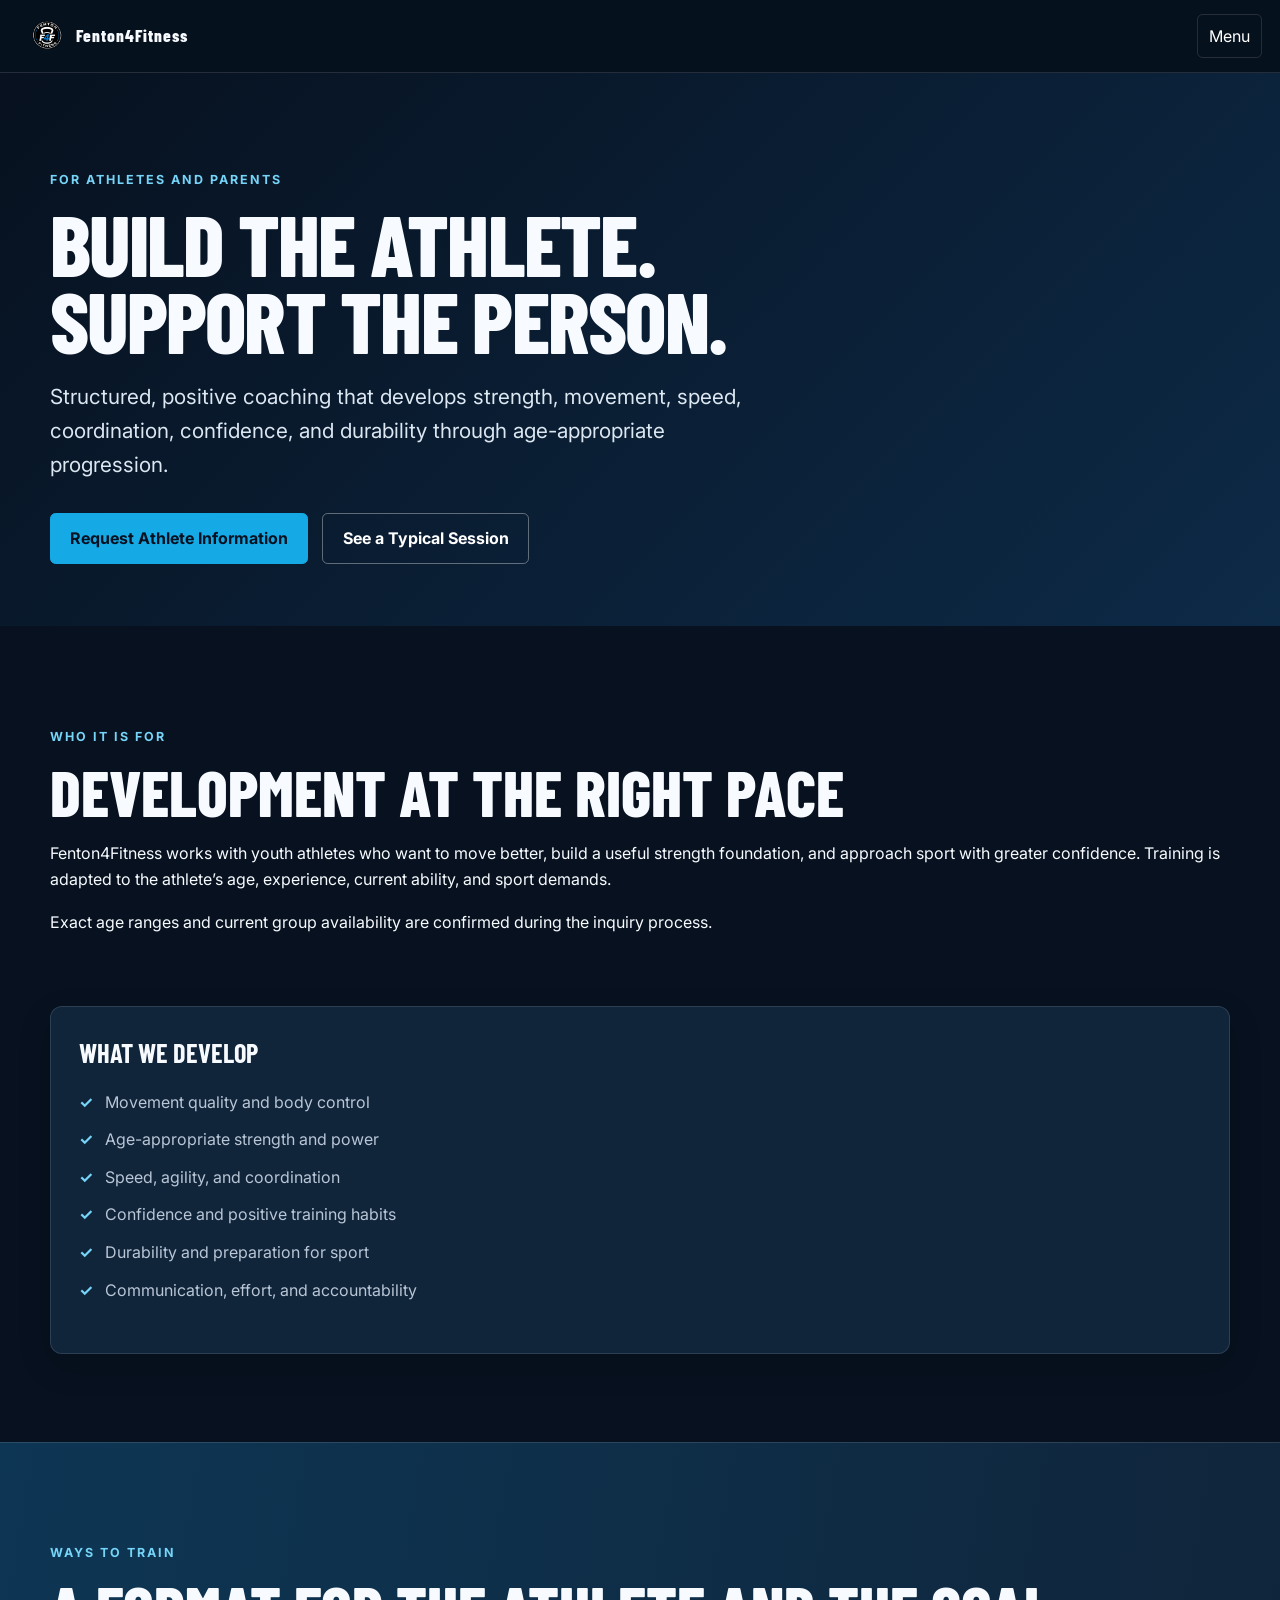
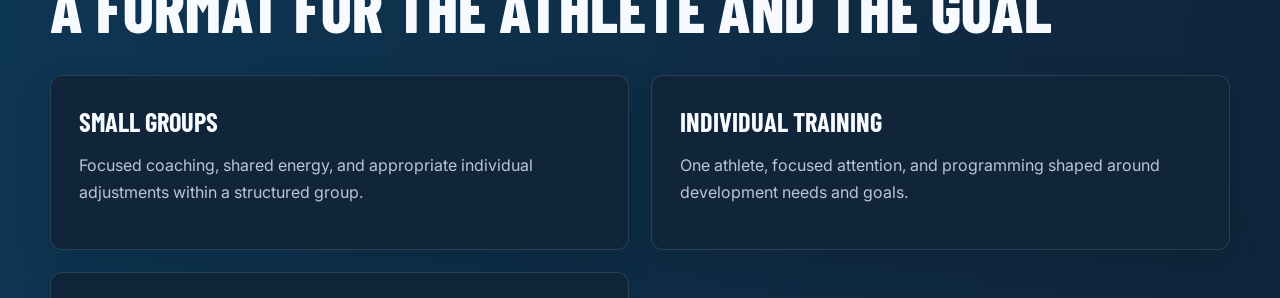
<file: website-files/athletic-development.html>
<!doctype html>
<html lang="en">
<head>
  <meta charset="utf-8">
  <meta name="viewport" content="width=device-width,initial-scale=1">
  <meta name="robots" content="noindex,follow">
  <title>Athletic Development Page Moved | Fenton4Fitness</title>
  <meta name="description" content="The Fenton4Fitness athletic-development information has moved to the youth athlete training page.">
  <meta http-equiv="refresh" content="0; url=youth-athletes.html">
  <link rel="canonical" href="https://www.fenton4fitness.com/youth-athletes.html">
</head>
<body>
  <p>This page has moved to <a href="youth-athletes.html">Youth Athlete Training</a>.</p>
</body>
</html>
</file>
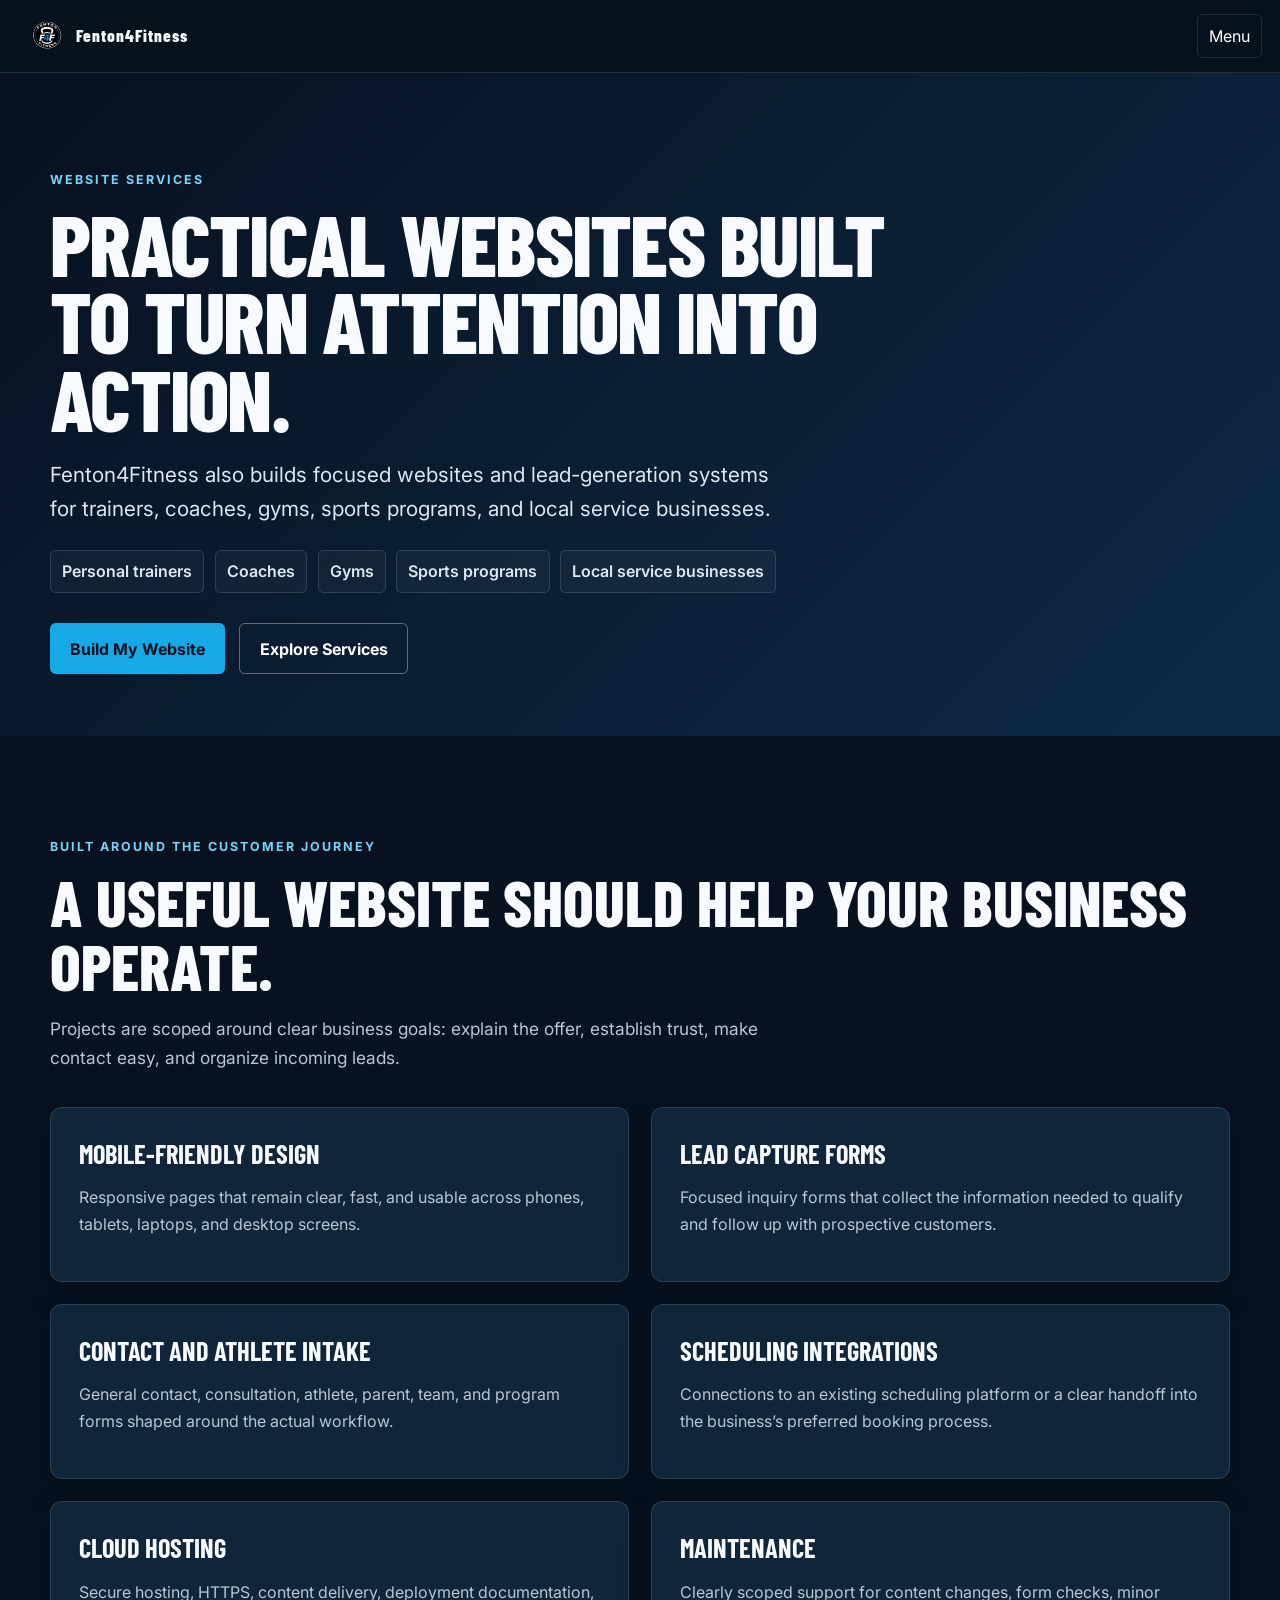
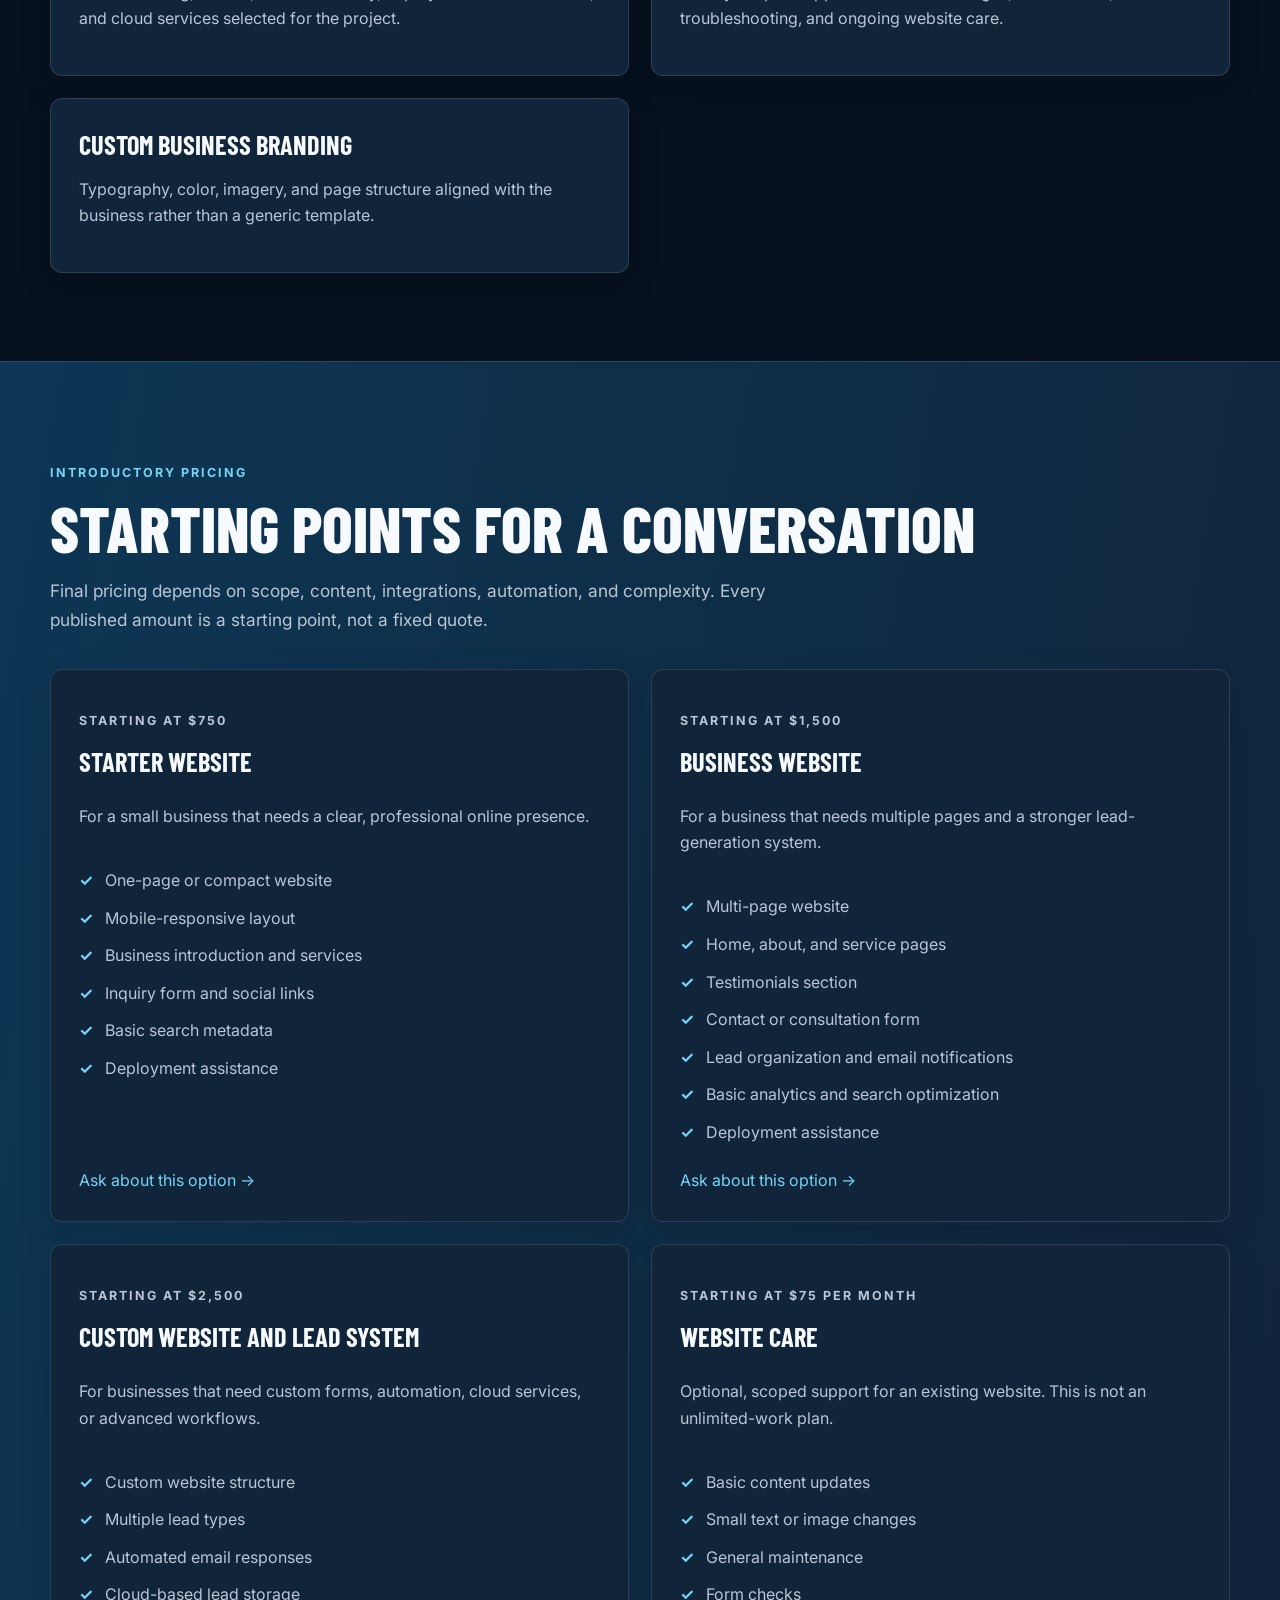
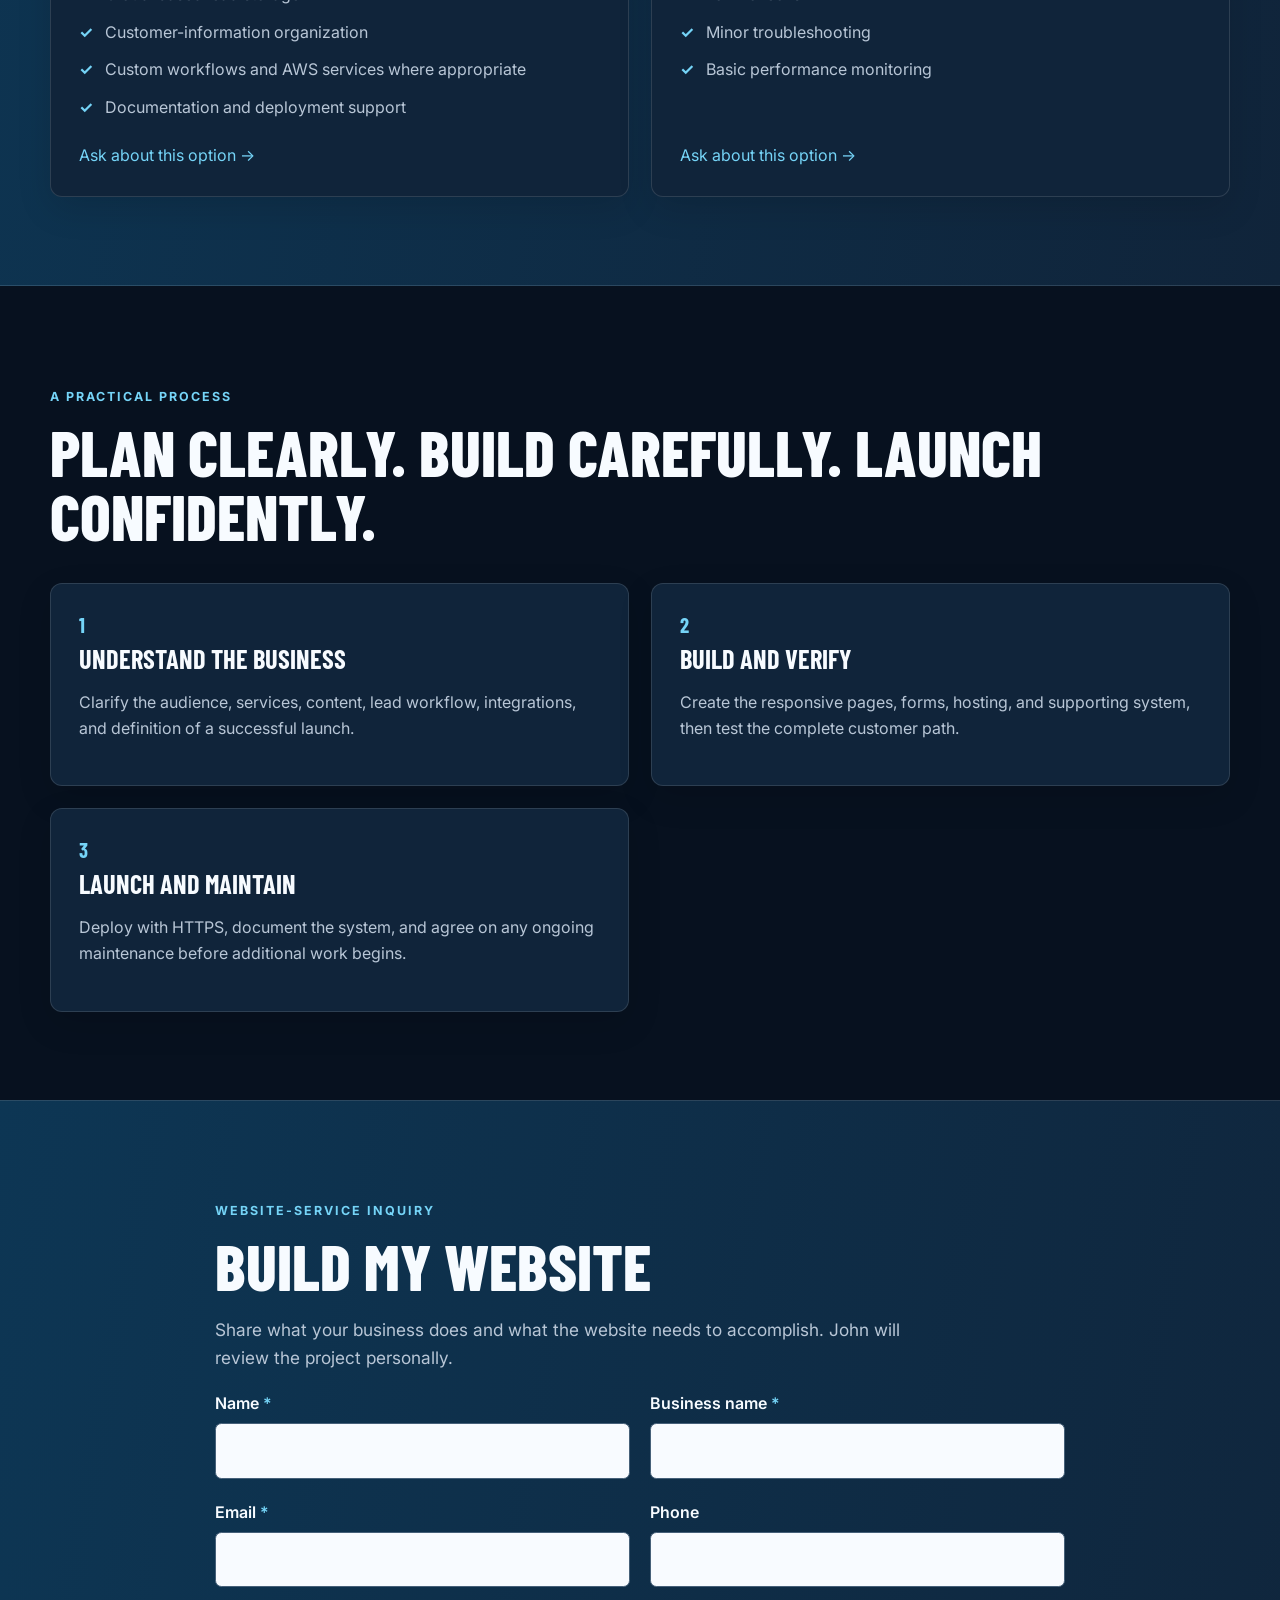
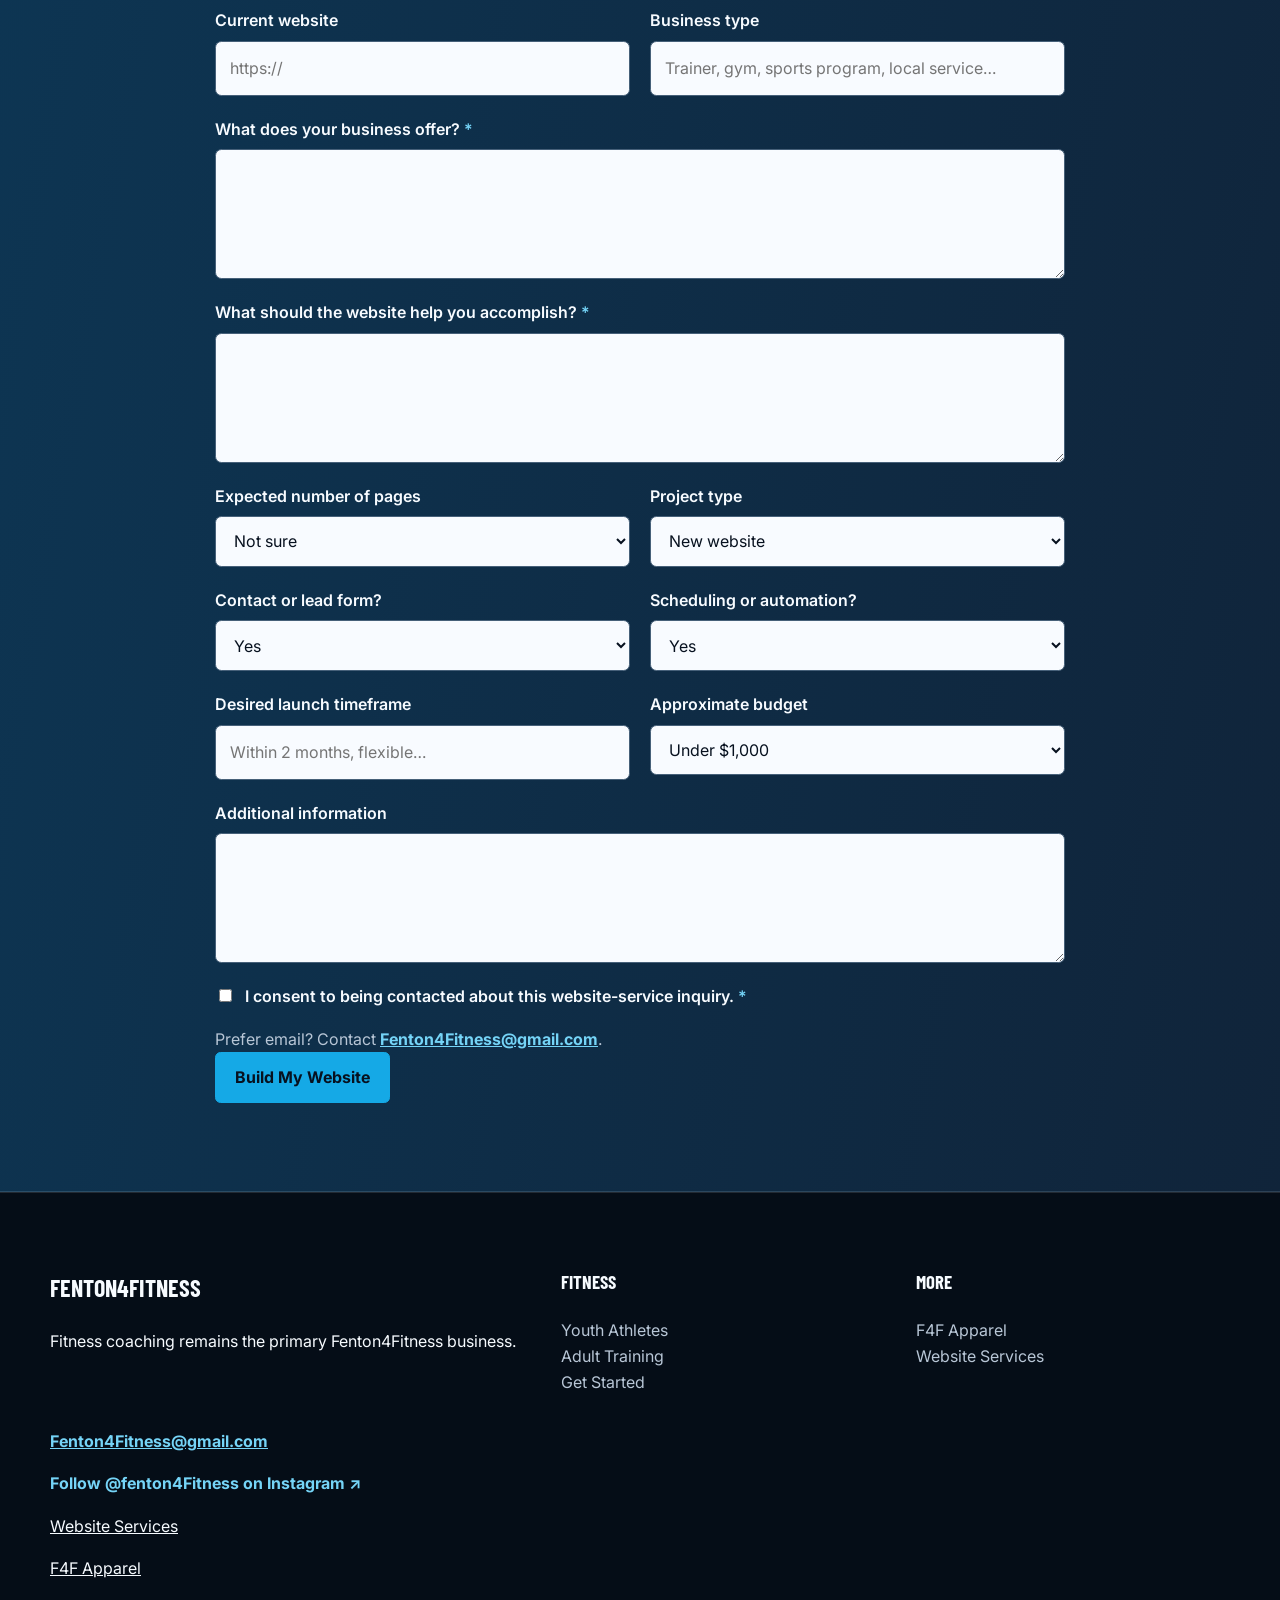
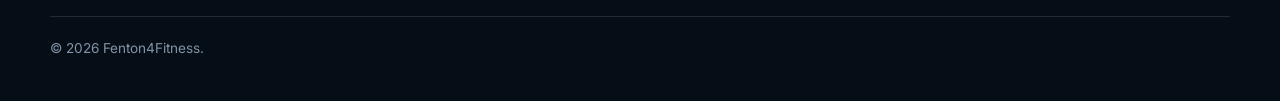
<file: website-files/business-websites.html>
<!doctype html>
<html lang="en">
<head>
  <meta charset="utf-8">
  <meta name="viewport" content="width=device-width,initial-scale=1">
  <title>Website Services | Fenton4Fitness</title>
  <meta name="description" content="Practical mobile-friendly websites, lead forms, scheduling integrations, cloud hosting, and maintenance for trainers, coaches, gyms, sports programs, and local businesses.">
  <link rel="canonical" href="https://fenton4fitness.com/business-websites.html">
  <link rel="stylesheet" href="style.css?v=20260728-navigation">
  <link rel="icon" href="images/f4f-logo.png">
</head>
<body>
  <a class="skip-link" href="#main">Skip to content</a>
  <header class="site-header">
    <nav class="nav-wrap" aria-label="Primary">
      <a class="brand" href="index.html"><img src="images/f4f-logo.png" alt=""><span>Fenton4Fitness</span></a>
      <button class="nav-toggle" aria-expanded="false" aria-controls="nav-links">Menu</button>
      <ul class="nav-links" id="nav-links">
        <li><a href="index.html">Home</a></li>
        <li><a href="youth-athletes.html">Youth Athletes</a></li>
        <li><a href="adult-training.html">Adult Training</a></li>
        <li><a href="training-options.html">Training Options</a></li>
        <li><a href="about-us.html">Meet the Coaches</a></li>
        <li><a href="testimonials.html">Testimonials</a></li>
        <li><a href="merch.html">F4F Apparel</a></li>
        <li><a aria-current="page" href="business-websites.html">Website Services</a></li>
            <li><a class="nav-cta" href="contact-us.html">Fitness Inquiry</a></li>
      </ul>
    </nav>
  </header>

  <main id="main">
    <header class="page-hero">
      <div class="container">
        <p class="eyebrow">Website Services</p>
        <h1>Practical websites built to turn attention into action.</h1>
        <p class="lead">Fenton4Fitness also builds focused websites and lead-generation systems for trainers, coaches, gyms, sports programs, and local service businesses.</p>
        <div class="service-audience" aria-label="Businesses served">
          <span>Personal trainers</span><span>Coaches</span><span>Gyms</span><span>Sports programs</span><span>Local service businesses</span>
        </div>
        <div class="button-row"><a class="btn" href="#website-inquiry">Build My Website</a><a class="btn btn-secondary" href="#services">Explore Services</a></div>
      </div>
    </header>

    <section class="section" id="services" aria-labelledby="services-heading">
      <div class="container">
        <p class="eyebrow">Built around the customer journey</p>
        <h2 id="services-heading">A useful website should help your business operate.</h2>
        <p class="section-intro">Projects are scoped around clear business goals: explain the offer, establish trust, make contact easy, and organize incoming leads.</p>
        <div class="grid-3">
          <article class="card"><h3>Mobile-friendly design</h3><p>Responsive pages that remain clear, fast, and usable across phones, tablets, laptops, and desktop screens.</p></article>
          <article class="card"><h3>Lead capture forms</h3><p>Focused inquiry forms that collect the information needed to qualify and follow up with prospective customers.</p></article>
          <article class="card"><h3>Contact and athlete intake</h3><p>General contact, consultation, athlete, parent, team, and program forms shaped around the actual workflow.</p></article>
          <article class="card"><h3>Scheduling integrations</h3><p>Connections to an existing scheduling platform or a clear handoff into the business’s preferred booking process.</p></article>
          <article class="card"><h3>Cloud hosting</h3><p>Secure hosting, HTTPS, content delivery, deployment documentation, and cloud services selected for the project.</p></article>
          <article class="card"><h3>Maintenance</h3><p>Clearly scoped support for content changes, form checks, minor troubleshooting, and ongoing website care.</p></article>
          <article class="card"><h3>Custom business branding</h3><p>Typography, color, imagery, and page structure aligned with the business rather than a generic template.</p></article>
        </div>
      </div>
    </section>

    <section class="section band" id="packages">
      <div class="container">
        <p class="eyebrow">Introductory pricing</p>
        <h2>Starting points for a conversation</h2>
        <p class="section-intro">Final pricing depends on scope, content, integrations, automation, and complexity. Every published amount is a starting point, not a fixed quote.</p>
        <div class="grid-2" id="website-package-list"><p>Loading website packages…</p></div>
      </div>
    </section>

    <section class="section" aria-labelledby="process-heading">
      <div class="container">
        <p class="eyebrow">A practical process</p>
        <h2 id="process-heading">Plan clearly. Build carefully. Launch confidently.</h2>
        <div class="grid-3">
          <article class="card"><span class="icon-number">1</span><h3>Understand the business</h3><p>Clarify the audience, services, content, lead workflow, integrations, and definition of a successful launch.</p></article>
          <article class="card"><span class="icon-number">2</span><h3>Build and verify</h3><p>Create the responsive pages, forms, hosting, and supporting system, then test the complete customer path.</p></article>
          <article class="card"><span class="icon-number">3</span><h3>Launch and maintain</h3><p>Deploy with HTTPS, document the system, and agree on any ongoing maintenance before additional work begins.</p></article>
        </div>
      </div>
    </section>

    <section class="section band" id="website-inquiry" aria-labelledby="inquiry-heading">
      <div class="container form-shell">
        <p class="eyebrow">Website-service inquiry</p>
        <h2 id="inquiry-heading">Build my website</h2>
        <p class="section-intro">Share what your business does and what the website needs to accomplish. John will review the project personally.</p>
        <form id="website-service-form" data-aws-form method="post" novalidate>
          <div class="form-grid">
            <div class="field"><label for="name">Name <span class="required">*</span></label><input id="name" name="name" autocomplete="name" required></div>
            <div class="field"><label for="business-name">Business name <span class="required">*</span></label><input id="business-name" name="businessName" required></div>
            <div class="field"><label for="email">Email <span class="required">*</span></label><input id="email" name="email" type="email" autocomplete="email" required></div>
            <div class="field"><label for="phone">Phone</label><input id="phone" name="phone" type="tel" autocomplete="tel"></div>
            <div class="field"><label for="current-site">Current website</label><input id="current-site" name="currentWebsite" type="url" placeholder="https://"></div>
            <div class="field"><label for="business-type">Business type</label><input id="business-type" name="businessType" placeholder="Trainer, gym, sports program, local service…"></div>
            <div class="field field-full"><label for="business-offer">What does your business offer? <span class="required">*</span></label><textarea id="business-offer" name="businessOffer" required></textarea></div>
            <div class="field field-full"><label for="help-needed">What should the website help you accomplish? <span class="required">*</span></label><textarea id="help-needed" name="helpNeeded" required></textarea></div>
            <div class="field"><label for="page-count">Expected number of pages</label><select id="page-count" name="pageCount"><option value="not-sure">Not sure</option><option value="1">1 page</option><option value="2-5">2–5 pages</option><option value="6-10">6–10 pages</option><option value="10-plus">More than 10</option></select></div>
            <div class="field"><label for="project-type">Project type</label><select id="project-type" name="projectType"><option value="new-website">New website</option><option value="existing-update">Existing-site update</option><option value="not-sure">Not sure</option></select></div>
            <div class="field"><label for="lead-form-needed">Contact or lead form?</label><select id="lead-form-needed" name="leadFormNeeded"><option value="yes">Yes</option><option value="no">No</option><option value="not-sure">Not sure</option></select></div>
            <div class="field"><label for="automation">Scheduling or automation?</label><select id="automation" name="automation"><option value="yes">Yes</option><option value="no">No</option><option value="not-sure">Not sure</option></select></div>
            <div class="field"><label for="timeline">Desired launch timeframe</label><input id="timeline" name="launchTimeframe" placeholder="Within 2 months, flexible…"></div>
            <div class="field"><label for="budget">Approximate budget</label><select id="budget" name="budget"><option value="under-1000">Under $1,000</option><option value="1000-2000">$1,000–$2,000</option><option value="2000-3500">$2,000–$3,500</option><option value="over-3500">More than $3,500</option><option value="not-sure">Not sure yet</option></select></div>
            <div class="field field-full"><label for="additional">Additional information</label><textarea id="additional" name="additionalInformation"></textarea></div>
            <div class="hp-field" aria-hidden="true"><label for="website">Website</label><input id="website" name="website" tabindex="-1" autocomplete="off"></div>
            <div class="field field-full"><label class="checkbox"><input type="checkbox" name="contactConsent" value="yes" required><span>I consent to being contacted about this website-service inquiry. <span class="required">*</span></span></label></div>
          </div>
          <button class="btn" type="submit" data-label="Build My Website">Build My Website</button>
          <div class="form-status" role="status" aria-live="polite" tabindex="-1" hidden></div>
        </form>
      </div>
    </section>
  </main>

  <footer class="site-footer"><div class="container"><div class="footer-grid"><div><h2>Fenton4Fitness</h2><p>Fitness coaching remains the primary Fenton4Fitness business.</p></div><div><h3>Fitness</h3><ul class="footer-links"><li><a href="youth-athletes.html">Youth Athletes</a></li><li><a href="adult-training.html">Adult Training</a></li><li><a href="contact-us.html">Get Started</a></li></ul></div><div><h3>More</h3><ul class="footer-links"><li><a href="merch.html">F4F Apparel</a></li><li><a aria-current="page" href="business-websites.html">Website Services</a></li></ul></div></div><p class="fineprint">© <span data-year></span> Fenton4Fitness.</p></div></footer>
  <script src="site-data.js?v=20260728-navigation"></script>
  <script src="content.js?v=20260728-navigation"></script>
  <script src="config.js?v=20260723-form-fix"></script>
  <script src="script.js?v=20260728-navigation"></script>
</body>
</html>
</file>
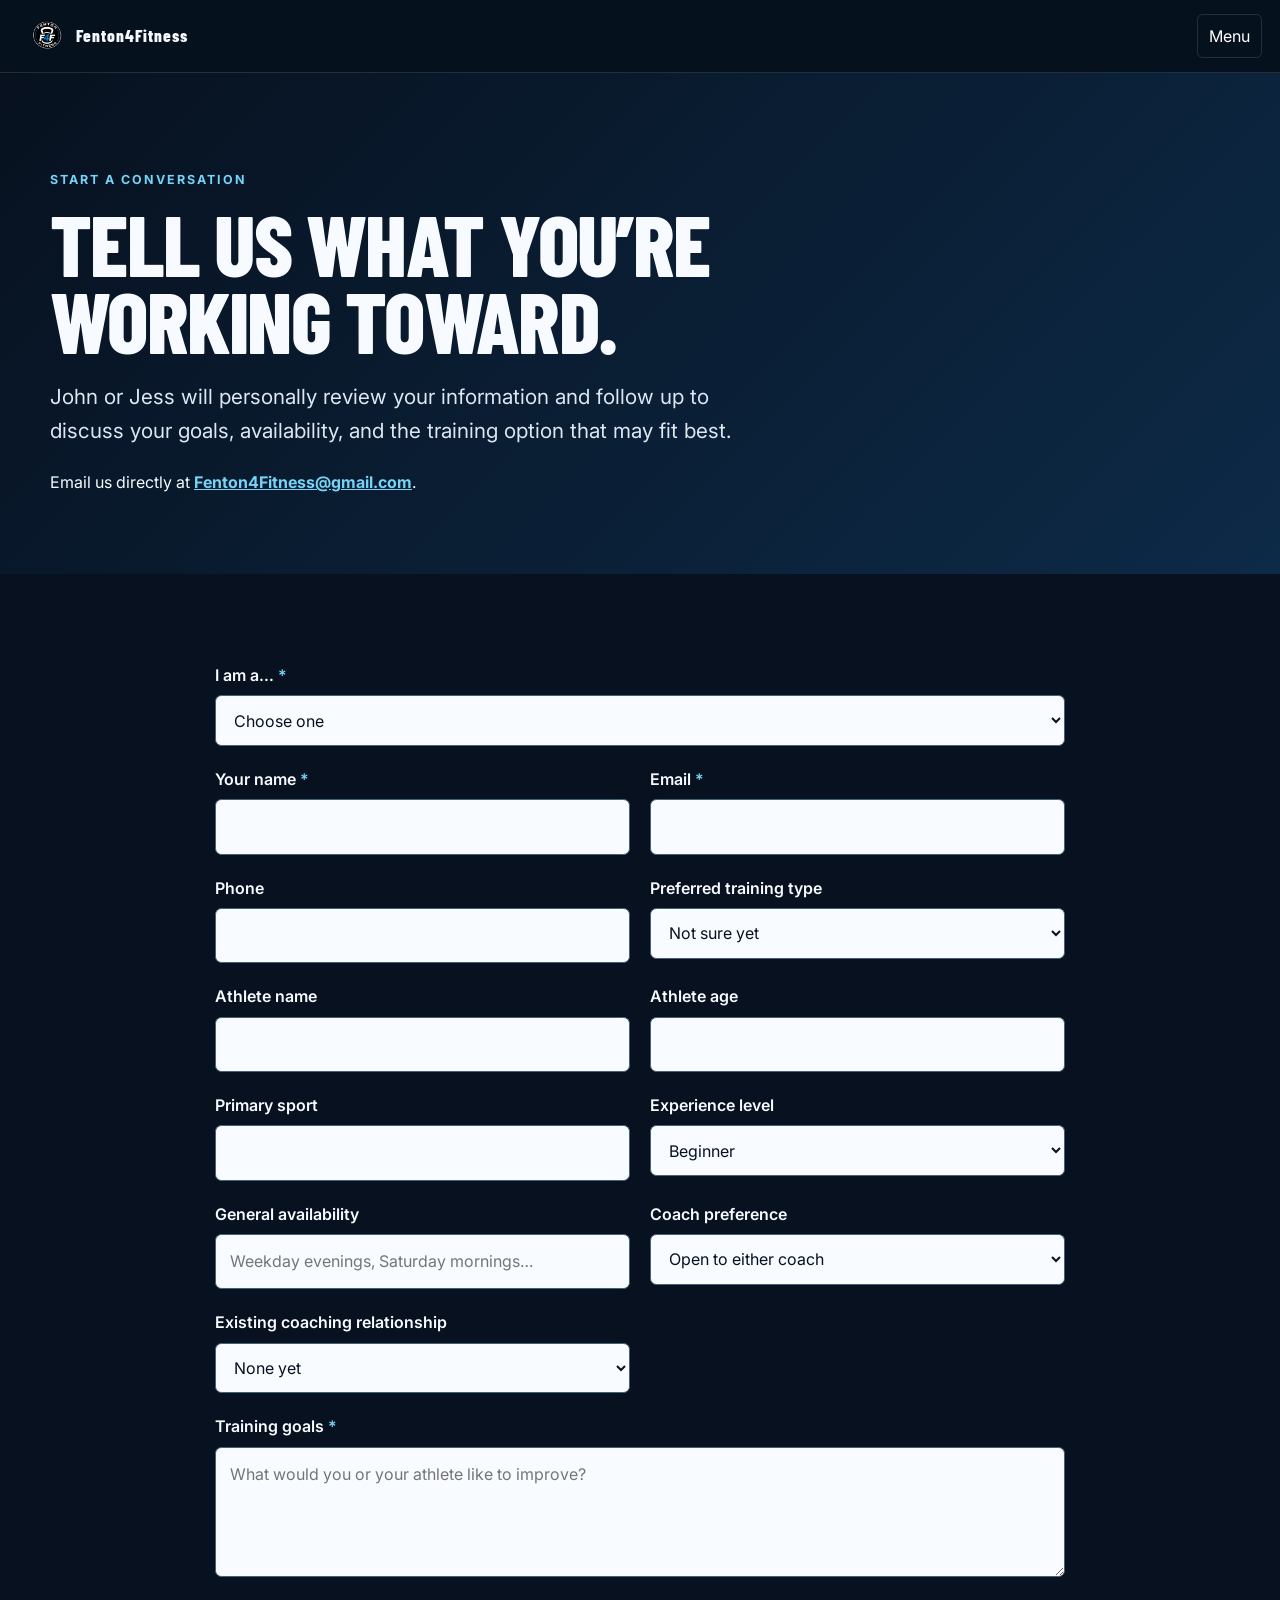
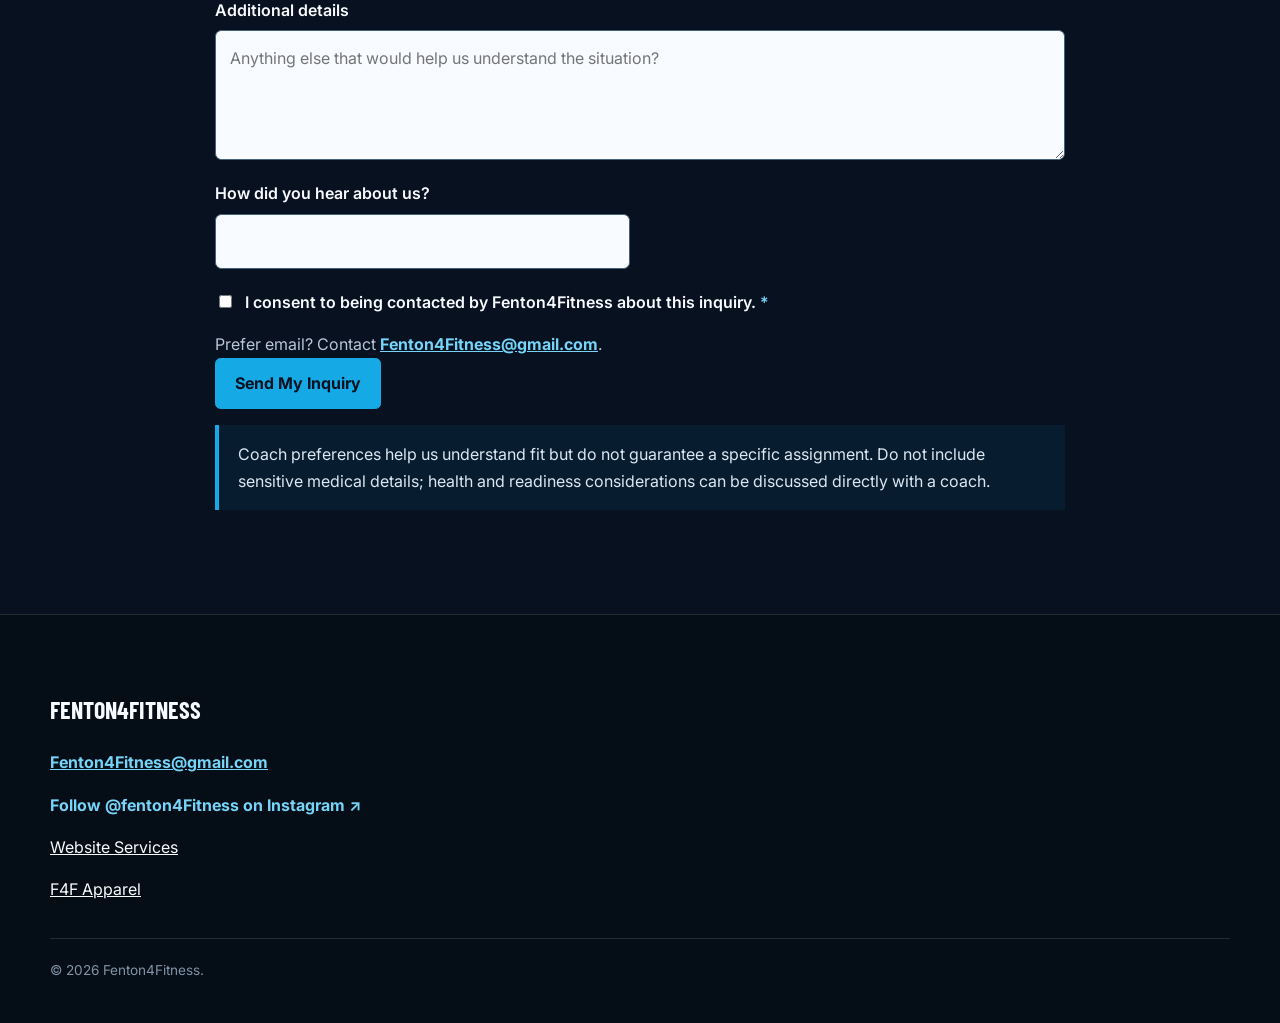
<file: website-files/contact-us.html>
<!doctype html><html lang="en"><head><meta charset="utf-8"><meta name="viewport" content="width=device-width,initial-scale=1"><title>Get Started | Fenton4Fitness</title><meta name="description" content="Tell Fenton4Fitness about your training goals and connect personally with John or Jess."><link rel="stylesheet" href="style.css?v=20260723-production"></head><body><a class="skip-link" href="#main">Skip to content</a><header class="site-header"><nav class="nav-wrap" aria-label="Primary"><a class="brand" href="index.html"><img src="images/f4f-logo.png" alt=""><span>Fenton4Fitness</span></a><button class="nav-toggle" aria-expanded="false" aria-controls="nav-links">Menu</button><ul class="nav-links" id="nav-links"><li><a href="index.html">Home</a></li><li><a href="youth-athletes.html">Youth Athletes</a></li><li><a href="adult-training.html">Adult Training</a></li><li><a href="training-options.html">Training Options</a></li><li><a href="about-us.html">Meet the Coaches</a></li><li><a href="testimonials.html">Testimonials</a></li><li><a aria-current="page" class="nav-cta" href="contact-us.html">Get Started</a></li></ul></nav></header><main id="main"><header class="page-hero"><div class="container"><p class="eyebrow">Start a conversation</p><h1>Tell us what you’re working toward.</h1><p class="lead">John or Jess will personally review your information and follow up to discuss your goals, availability, and the training option that may fit best.</p></div></header><section class="section"><div class="container form-shell"><form id="lead-form" data-aws-form method="post" novalidate><div class="form-grid"><div class="field field-full"><label for="client-type">I am a… <span class="required">*</span></label><select id="client-type" name="clientType" required><option value="">Choose one</option><option value="parent-guardian">Parent or guardian of an athlete</option><option value="youth-athlete">Youth athlete</option><option value="adult">Adult personal-training client</option><option value="team">Team or organization</option><option value="other">Other inquiry</option></select></div><div class="field"><label for="name">Your name <span class="required">*</span></label><input id="name" name="name" autocomplete="name" required></div><div class="field"><label for="email">Email <span class="required">*</span></label><input id="email" name="email" type="email" autocomplete="email" required></div><div class="field"><label for="phone">Phone</label><input id="phone" name="phone" type="tel" autocomplete="tel"></div><div class="field"><label for="preferred-training">Preferred training type</label><select id="preferred-training" name="preferredTraining"><option value="not-sure">Not sure yet</option><option value="individual">Individual</option><option value="small-group">Small group or partner</option><option value="team">Team training</option></select></div><div class="field" data-for="youth" hidden><label for="athlete-name">Athlete name</label><input id="athlete-name" name="athleteName"></div><div class="field" data-for="youth" hidden><label for="athlete-age">Athlete age</label><input id="athlete-age" name="athleteAge" type="number" min="5" max="20"></div><div class="field" data-for="youth" hidden><label for="primary-sport">Primary sport</label><input id="primary-sport" name="primarySport"></div><div class="field"><label for="experience">Experience level</label><select id="experience" name="experienceLevel"><option value="beginner">Beginner</option><option value="returning">Returning to training</option><option value="experienced">Experienced</option><option value="not-sure">Not sure</option></select></div><div class="field"><label for="availability">General availability</label><input id="availability" name="availability" placeholder="Weekday evenings, Saturday mornings…"></div><div class="field"><label for="coach-preference">Coach preference</label><select id="coach-preference" name="coachPreference"><option value="either">Open to either coach</option><option value="john">John</option><option value="jess">Jess</option><option value="both">Both when available</option><option value="no-preference">No preference</option></select></div><div class="field"><label for="coach-relationship">Existing coaching relationship</label><select id="coach-relationship" name="coachRelationship"><option value="none">None yet</option><option value="john">Previously trained with John</option><option value="jess">Previously trained with Jess</option><option value="both">Previously trained with both</option><option value="fenton4fitness">Fenton4Fitness program</option></select></div><div class="field field-full"><label for="goals">Training goals <span class="required">*</span></label><textarea id="goals" name="goals" required placeholder="What would you or your athlete like to improve?"></textarea></div><div class="field field-full"><label for="details">Additional details</label><textarea id="details" name="additionalDetails" placeholder="Anything else that would help us understand the situation?"></textarea></div><div class="field"><label for="heard-about">How did you hear about us?</label><input id="heard-about" name="referralSource"></div><div class="hp-field" aria-hidden="true"><label for="website">Website</label><input id="website" name="website" tabindex="-1" autocomplete="off"></div><div class="field field-full"><label class="checkbox"><input type="checkbox" name="contactConsent" value="yes" required><span>I consent to being contacted by Fenton4Fitness about this inquiry. <span class="required">*</span></span></label></div></div><button class="btn" type="submit" data-label="Send My Inquiry">Send My Inquiry</button><div class="form-status" role="status" aria-live="polite" tabindex="-1" hidden></div></form><p class="notice">Coach preferences help us understand fit but do not guarantee a specific assignment. Do not include sensitive medical details; health and readiness considerations can be discussed directly with a coach.</p></div></section></main><footer class="site-footer"><div class="container"><h2>Fenton4Fitness</h2><p class="fineprint">© <span data-year></span> Fenton4Fitness.</p></div></footer><script src="config.js?v=20260723-form-fix"></script><script src="script.js?v=20260821-m1"></script></body></html>
</file>
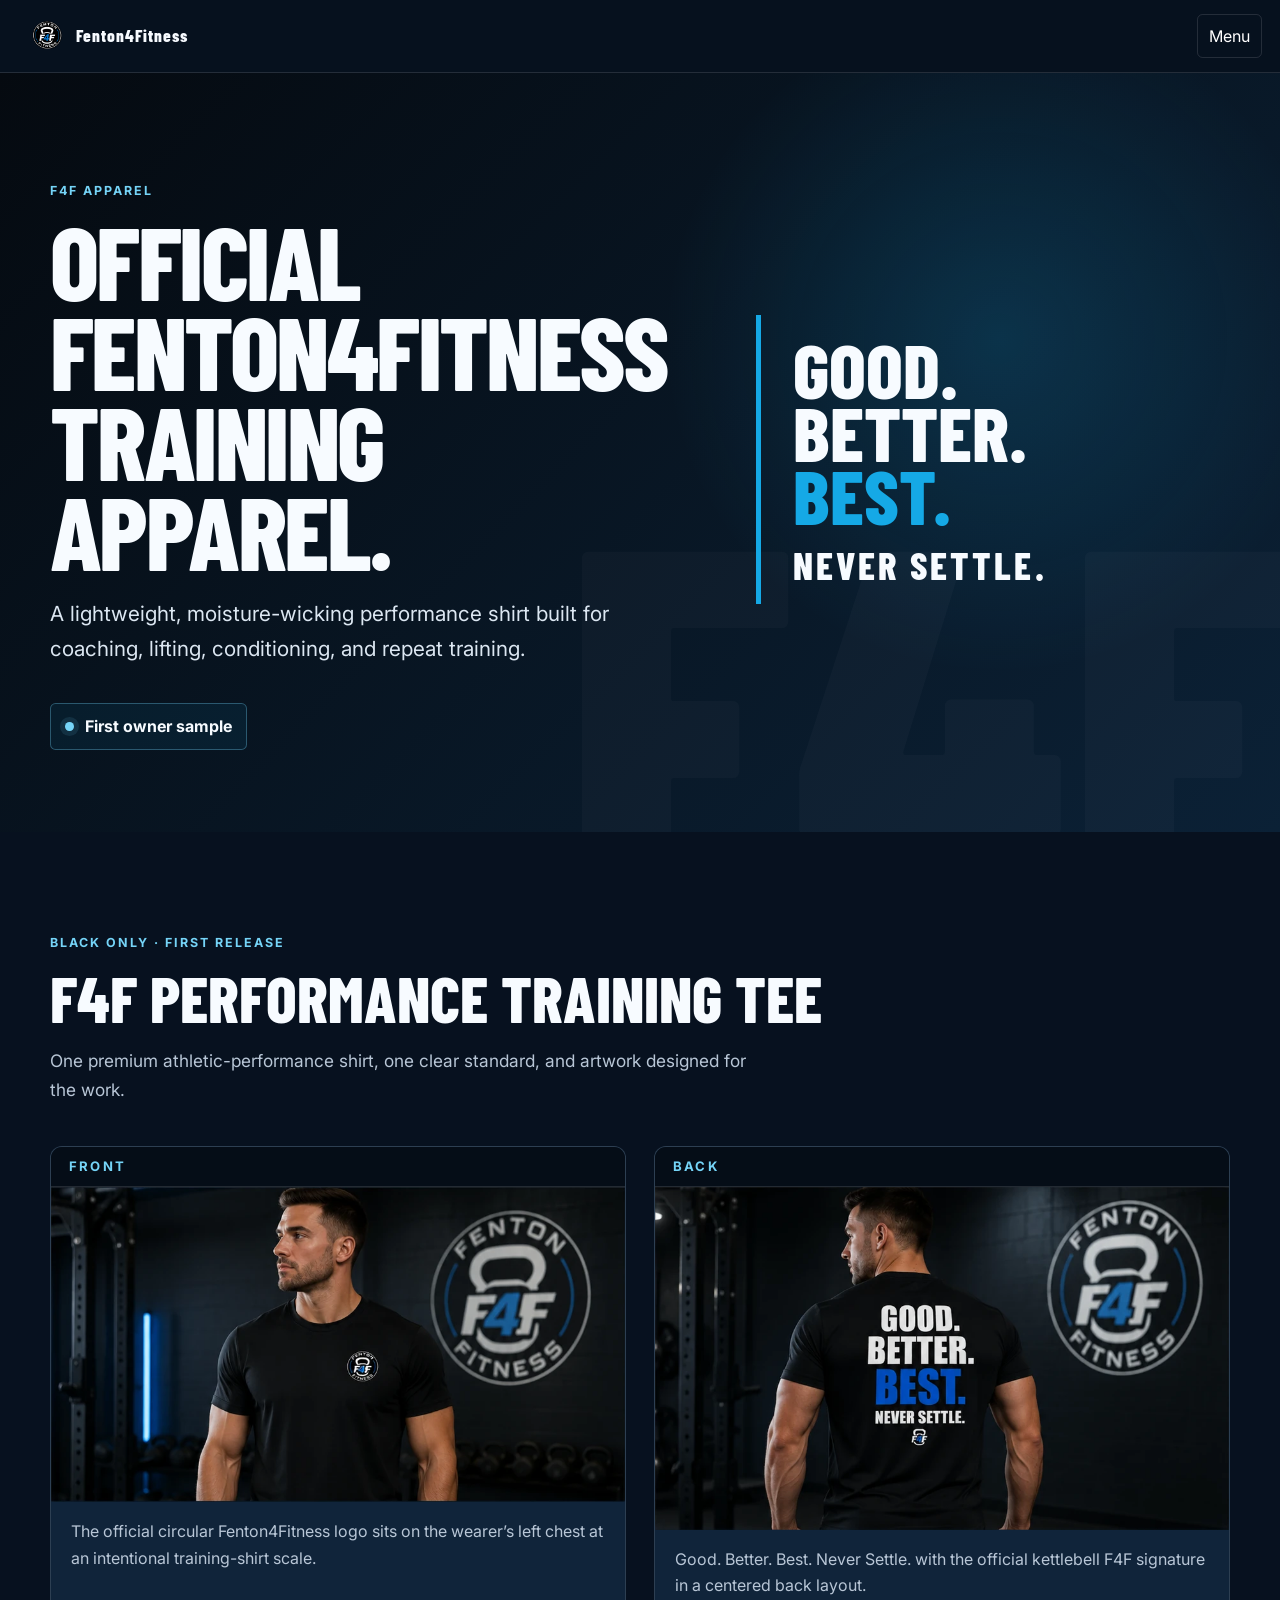
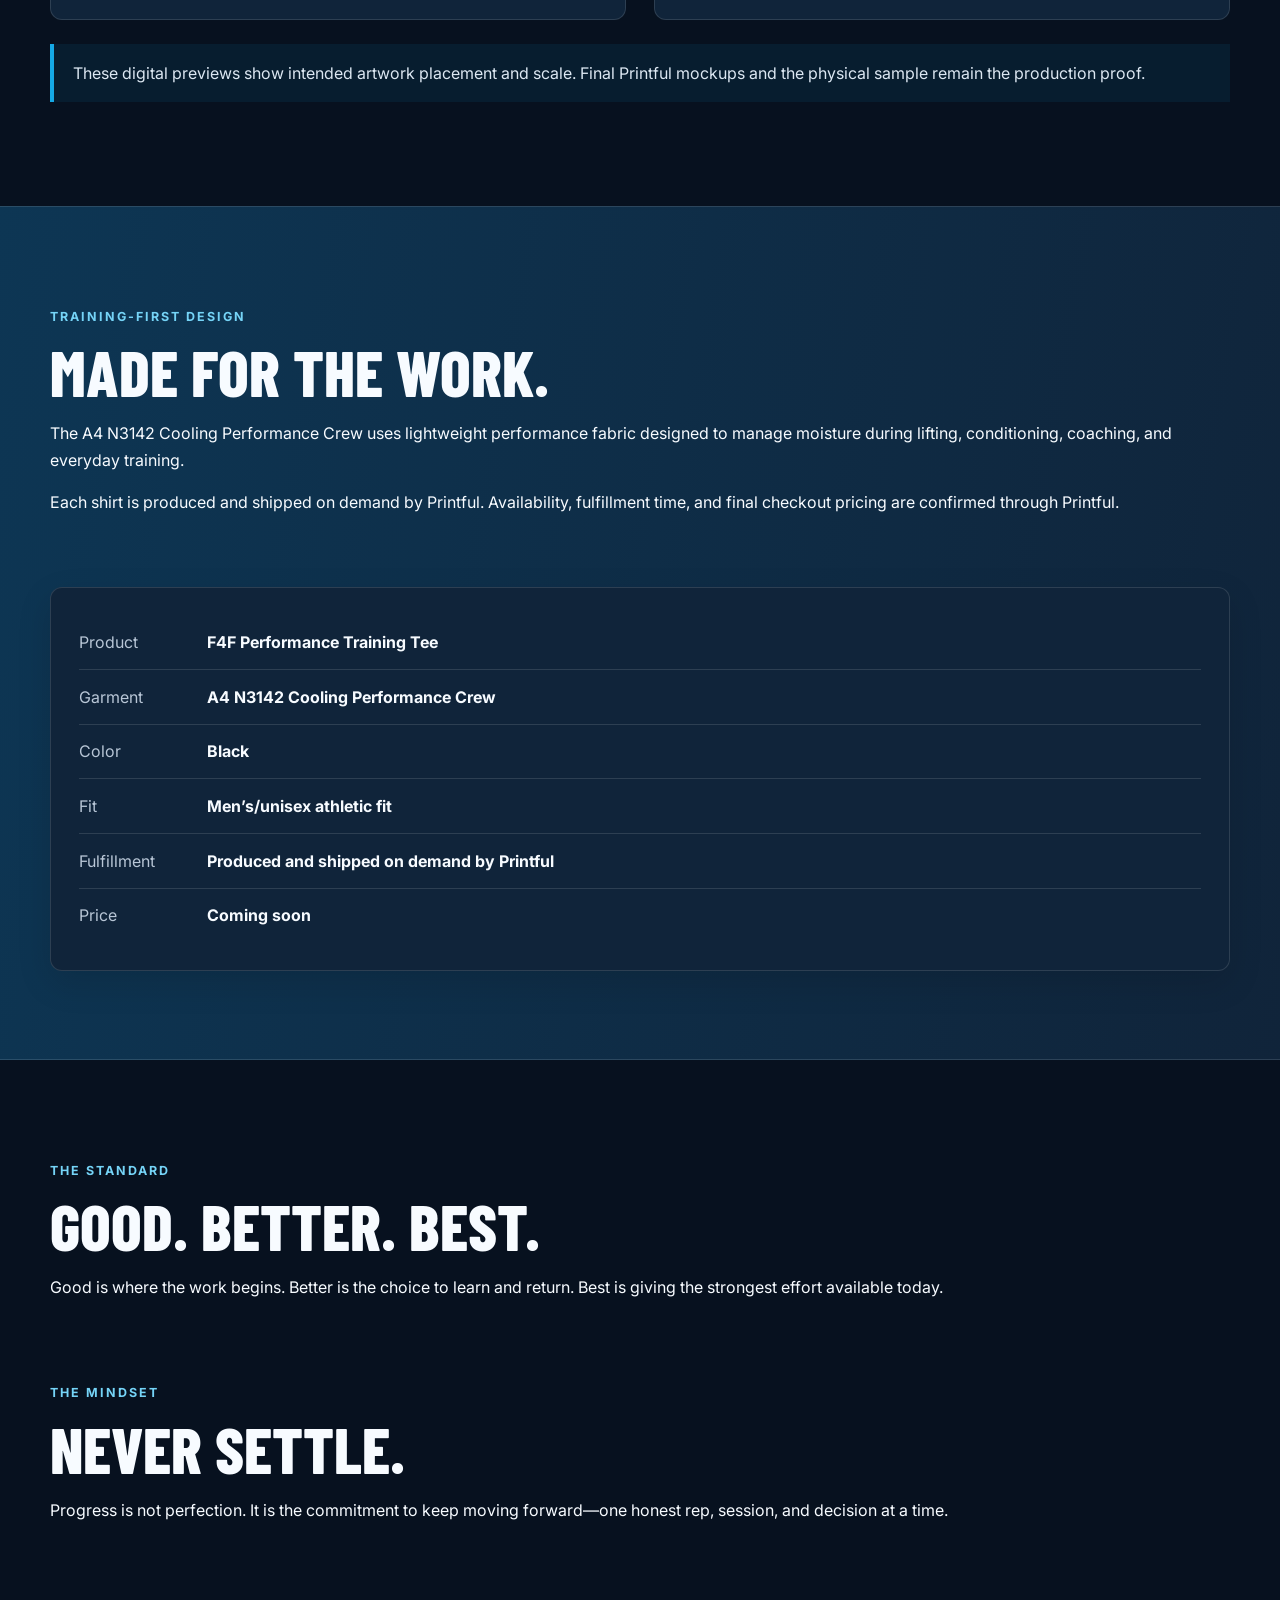
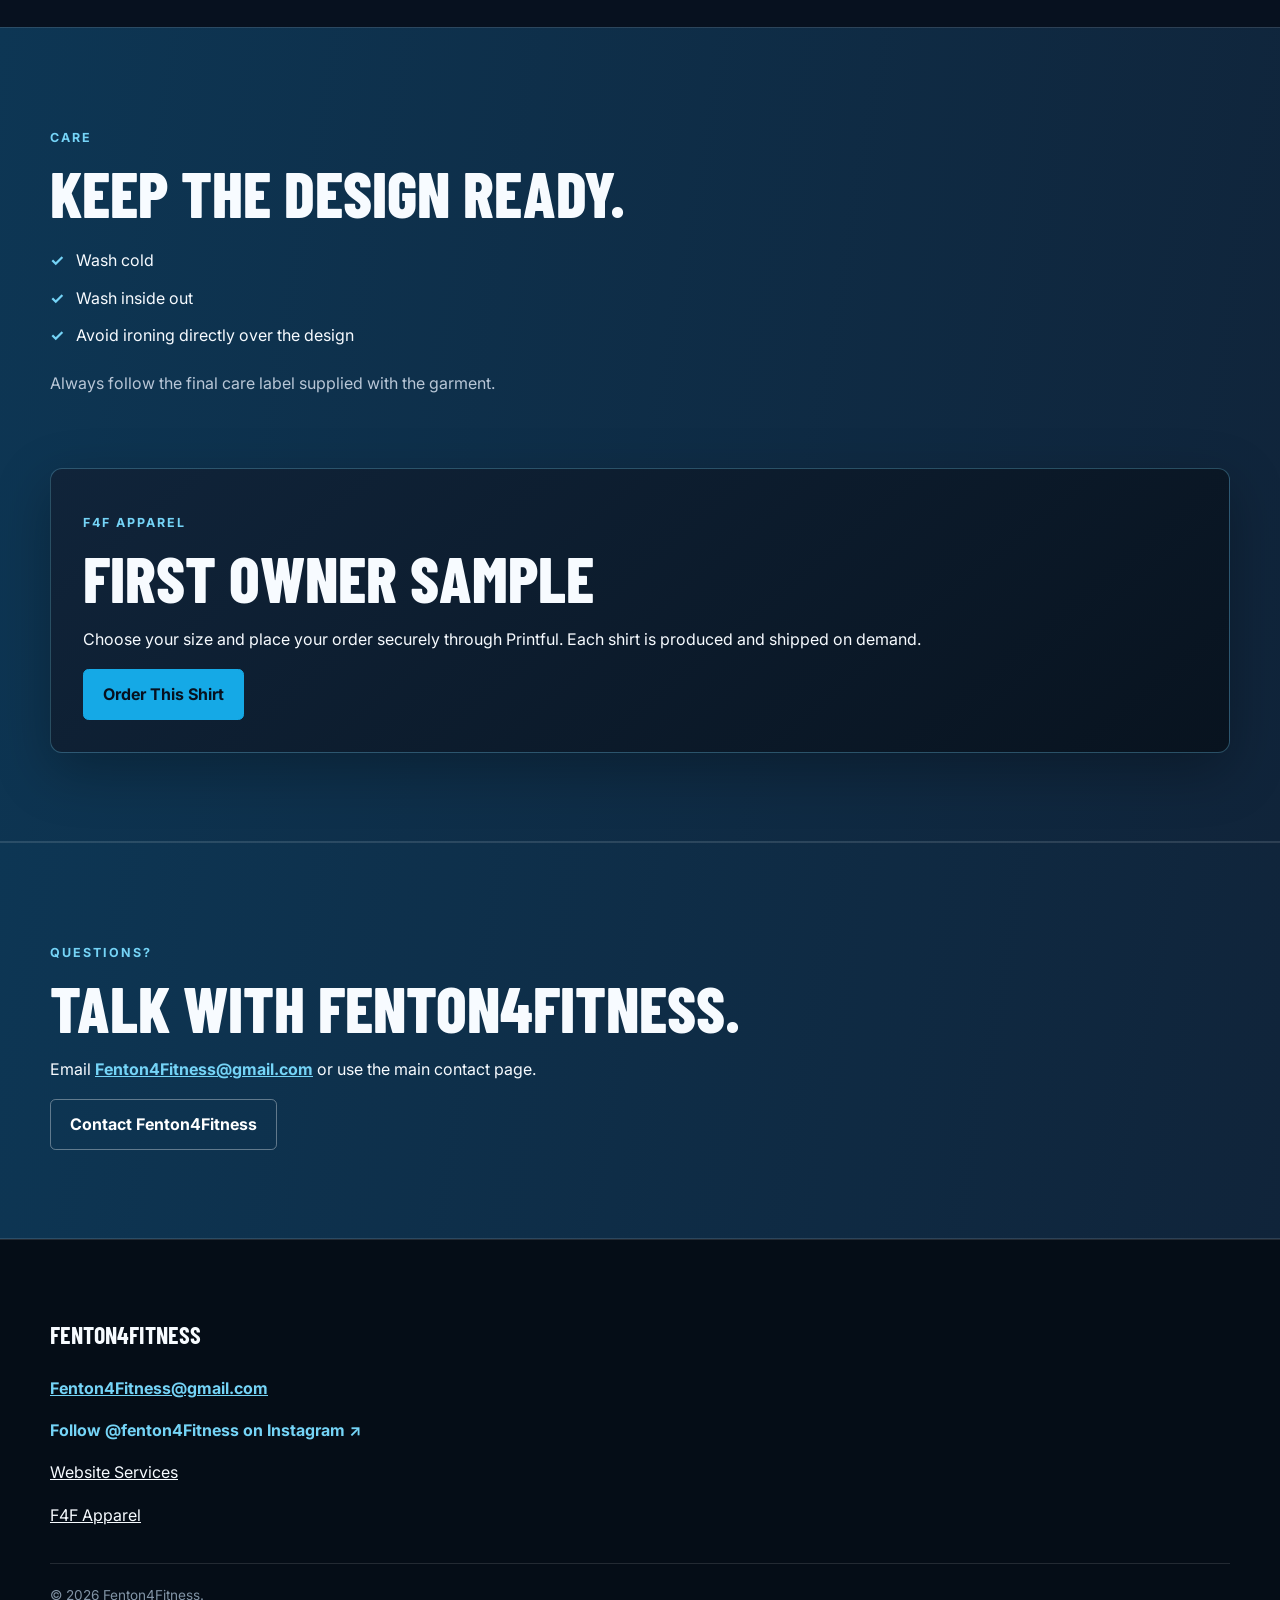
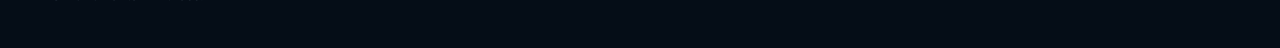
<file: website-files/merch.html>
<!doctype html>
<html lang="en">
<head>
  <meta charset="utf-8">
  <meta name="viewport" content="width=device-width,initial-scale=1">
  <title>F4F Apparel | Fenton4Fitness</title>
  <meta name="description" content="Explore the official black F4F Performance Training Tee, an A4 N3142 moisture-wicking training shirt produced on demand by Printful.">
  <link rel="canonical" href="https://fenton4fitness.com/merch.html">
  <link rel="stylesheet" href="style.css?v=20260728-navigation">
  <link rel="icon" href="images/f4f-logo.png">
</head>
<body>
  <a class="skip-link" href="#main">Skip to content</a>
  <header class="site-header">
    <nav class="nav-wrap" aria-label="Primary">
      <a class="brand" href="index.html"><img src="images/f4f-logo.png" alt=""><span>Fenton4Fitness</span></a>
      <button class="nav-toggle" aria-expanded="false" aria-controls="nav-links">Menu</button>
      <ul class="nav-links" id="nav-links">
        <li><a href="index.html">Home</a></li>
        <li><a href="youth-athletes.html">Youth Athletes</a></li>
        <li><a href="adult-training.html">Adult Training</a></li>
        <li><a href="training-options.html">Training Options</a></li>
        <li><a href="about-us.html">Meet the Coaches</a></li>
        <li><a href="testimonials.html">Testimonials</a></li>
        <li><a aria-current="page" href="merch.html">F4F Apparel</a></li>
        <li><a href="business-websites.html">Website Services</a></li>
        <li><a class="nav-cta" href="contact-us.html">Get Started</a></li>
      </ul>
    </nav>
  </header>

  <main id="main">
    <header class="apparel-hero">
      <div class="container apparel-hero-grid">
        <div>
          <p class="eyebrow">F4F Apparel</p>
          <h1>Official Fenton4Fitness training apparel.</h1>
          <p class="lead" data-apparel-description>A lightweight, moisture-wicking performance shirt built for coaching, lifting, conditioning, and repeat training.</p>
          <div class="apparel-status" role="status"><span aria-hidden="true"></span><span data-apparel-status>First owner sample</span></div>
        </div>
        <div class="apparel-manifesto" aria-label="Fenton4Fitness apparel motto">
          <p>Good.</p><p>Better.</p><p class="apparel-blue">Best.</p>
          <p class="apparel-never">Never Settle.</p>
        </div>
      </div>
    </header>

    <section class="section" aria-labelledby="product-heading">
      <div class="container">
        <p class="eyebrow">Black only · First release</p>
        <h2 id="product-heading" data-apparel-name>F4F Performance Training Tee</h2>
        <p class="section-intro">One premium athletic-performance shirt, one clear standard, and artwork designed for the work.</p>
        <div class="product-previews">
          <figure class="product-preview">
            <figcaption>Front</figcaption>
            <div class="shirt-placeholder model-photo-frame" data-apparel-front>
              <img src="images/apparel/f4f-performance-tee-model-front.webp" width="899" height="494" alt="Male fitness model wearing the black F4F Performance Training Tee with the official circular Fenton4Fitness logo on the wearer’s left chest in a dark gym." decoding="async">
            </div>
            <p>The official circular Fenton4Fitness logo sits on the wearer’s left chest at an intentional training-shirt scale.</p>
          </figure>
          <figure class="product-preview">
            <figcaption>Back</figcaption>
            <div class="shirt-placeholder model-photo-frame" data-apparel-back>
              <img src="images/apparel/f4f-performance-tee-model-back.webp" width="899" height="537" alt="Male fitness model wearing the back of the black F4F Performance Training Tee with Good. Better. Best. Never Settle. and the official F4F kettlebell signature in a dark gym." loading="lazy" decoding="async">
            </div>
            <p>Good. Better. Best. Never Settle. with the official kettlebell F4F signature in a centered back layout.</p>
          </figure>
        </div>
        <p class="notice artwork-notice">These digital previews show intended artwork placement and scale. Final Printful mockups and the physical sample remain the production proof.</p>
      </div>
    </section>

    <section class="section band" aria-labelledby="summary-heading">
      <div class="container split">
        <div>
          <p class="eyebrow">Training-first design</p>
          <h2 id="summary-heading">Made for the work.</h2>
          <p>The A4 N3142 Cooling Performance Crew uses lightweight performance fabric designed to manage moisture during lifting, conditioning, coaching, and everyday training.</p>
          <p>Each shirt is produced and shipped on demand by Printful. Availability, fulfillment time, and final checkout pricing are confirmed through Printful.</p>
        </div>
        <div class="card apparel-details">
          <dl>
            <div><dt>Product</dt><dd data-apparel-name>F4F Performance Training Tee</dd></div>
            <div><dt>Garment</dt><dd data-apparel-garment>A4 N3142 Cooling Performance Crew</dd></div>
            <div><dt>Color</dt><dd data-apparel-color>Black</dd></div>
            <div><dt>Fit</dt><dd>Men’s/unisex athletic fit</dd></div>
            <div><dt>Fulfillment</dt><dd>Produced and shipped on demand by <span data-apparel-provider>Printful</span></dd></div>
            <div><dt>Price</dt><dd data-apparel-price>Coming soon</dd></div>
          </dl>
        </div>
      </div>
    </section>

    <section class="section" aria-labelledby="story-heading">
      <div class="container split">
        <div><p class="eyebrow">The standard</p><h2 id="story-heading">Good. Better. Best.</h2><p>Good is where the work begins. Better is the choice to learn and return. Best is giving the strongest effort available today.</p></div>
        <div><p class="eyebrow">The mindset</p><h2>Never Settle.</h2><p>Progress is not perfection. It is the commitment to keep moving forward—one honest rep, session, and decision at a time.</p></div>
      </div>
    </section>

    <section class="section band" aria-labelledby="care-heading">
      <div class="container split">
        <div>
          <p class="eyebrow">Care</p><h2 id="care-heading">Keep the design ready.</h2>
          <ul class="list-check" data-apparel-care><li>Wash cold</li><li>Wash inside out</li><li>Avoid ironing directly over the design</li></ul>
          <p class="quote-note">Always follow the final care label supplied with the garment.</p>
        </div>
        <div class="launch-card">
          <p class="eyebrow">F4F Apparel</p><h2 data-apparel-status>First owner sample</h2>
          <p>Choose your size and place your order securely through Printful. Each shirt is produced and shipped on demand.</p>
          <a class="btn merch-order-button is-placeholder" data-apparel-order href="#printful-link-pending" aria-disabled="true">Order This Shirt</a>
        </div>
      </div>
    </section>

    <section class="section band">
      <div class="container">
        <p class="eyebrow">Questions?</p><h2>Talk with Fenton4Fitness.</h2>
        <p>Email <a class="text-link" href="mailto:Fenton4Fitness@gmail.com">Fenton4Fitness@gmail.com</a> or use the main contact page.</p>
        <a class="btn btn-secondary" href="contact-us.html">Contact Fenton4Fitness</a>
      </div>
    </section>
  </main>

  <footer class="site-footer"><div class="container"><h2>Fenton4Fitness</h2><p class="fineprint">© <span data-year></span> Fenton4Fitness.</p></div></footer>
  <script src="site-data.js?v=20260728-navigation"></script>
  <script src="content.js?v=20260728-navigation"></script>
  <script src="script.js?v=20260728-navigation"></script>
</body>
</html>
</file>
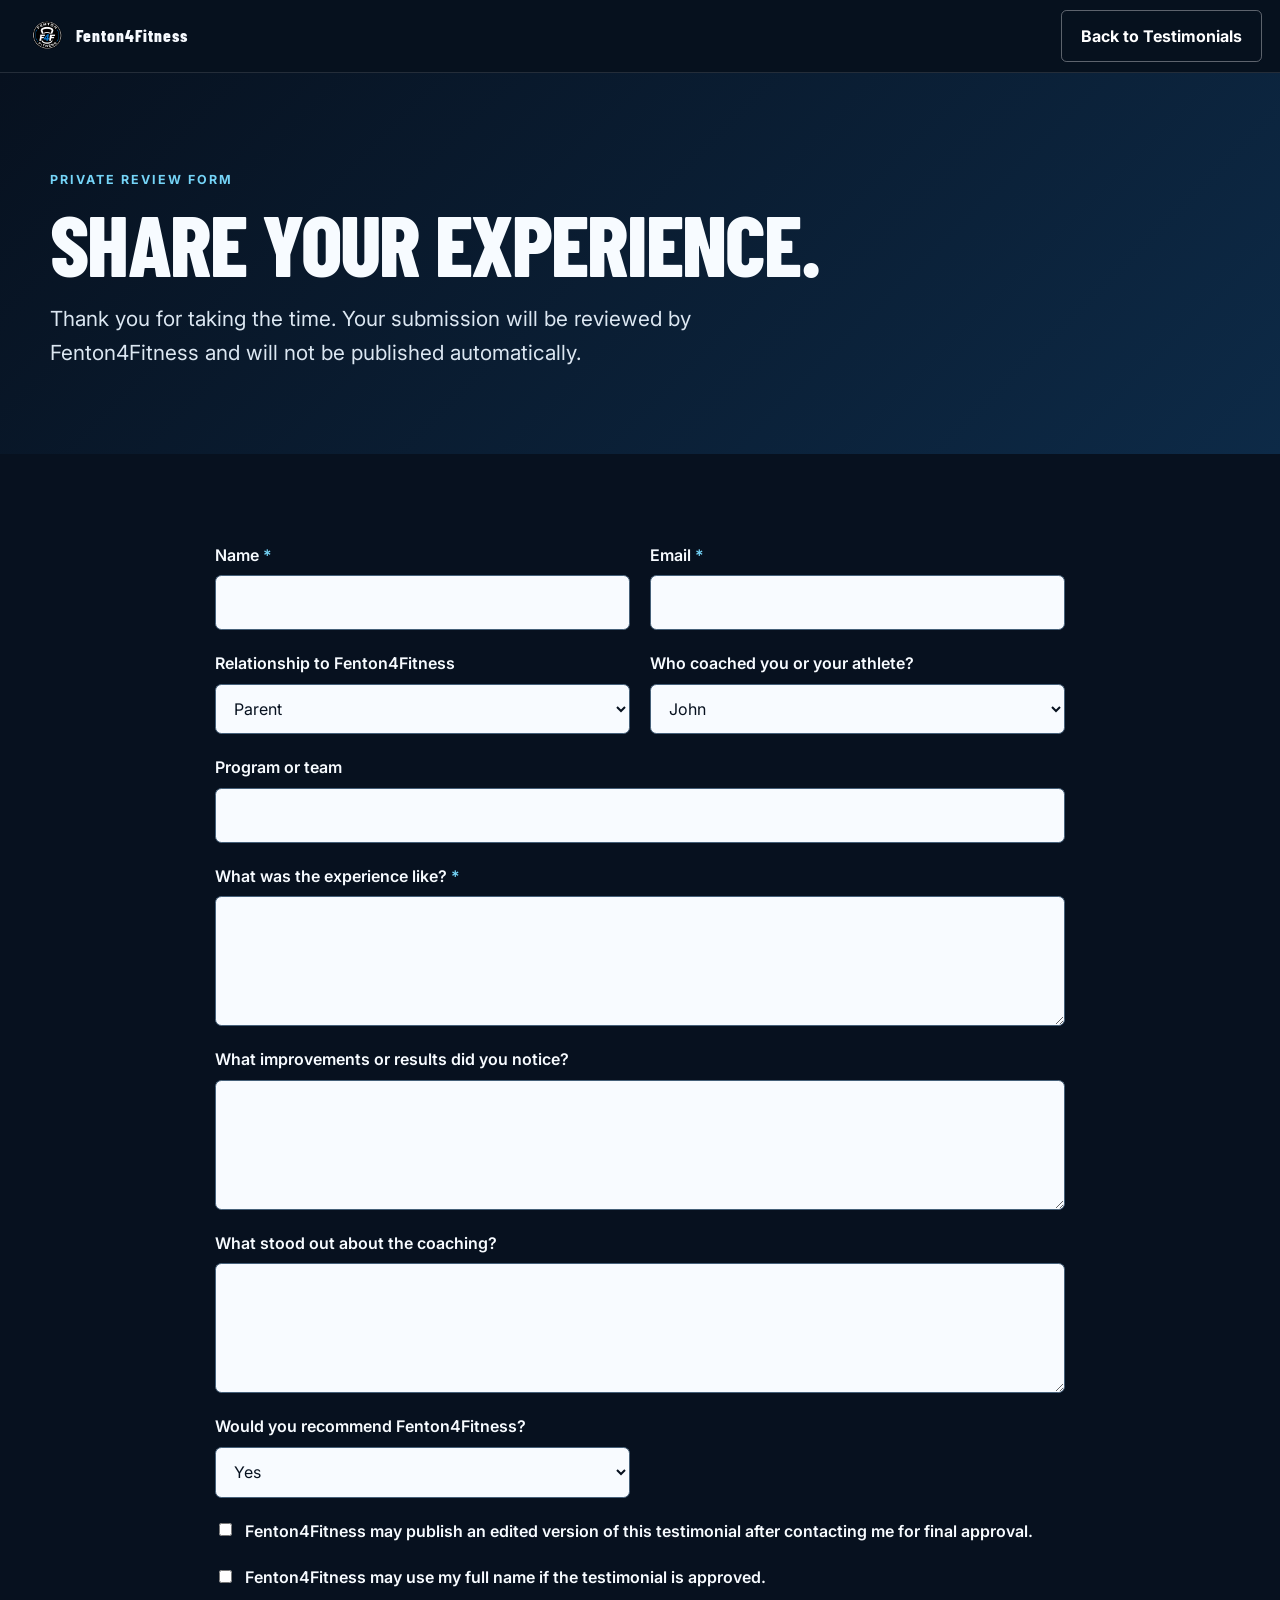
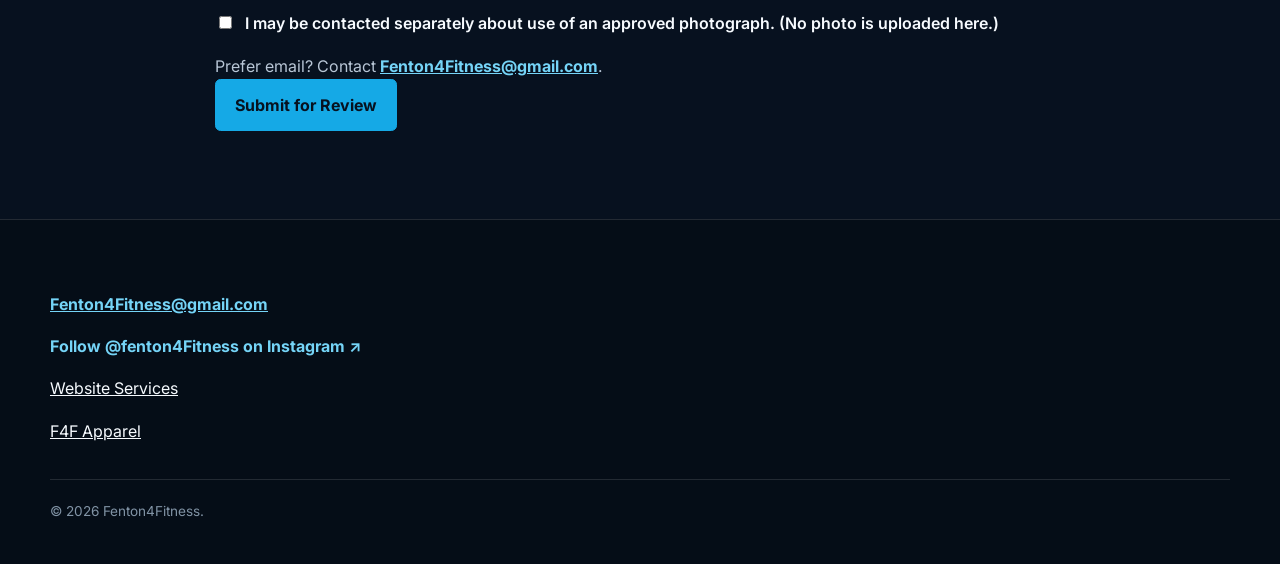
<file: website-files/submit-testimonial.html>
<!doctype html><html lang="en"><head><meta charset="utf-8"><meta name="viewport" content="width=device-width,initial-scale=1"><meta name="robots" content="noindex"><title>Share Your Experience | Fenton4Fitness</title><meta name="description" content="Privately submit a Fenton4Fitness testimonial for review."><link rel="stylesheet" href="style.css?v=20260723-production"></head><body><a class="skip-link" href="#main">Skip to content</a><header class="site-header"><nav class="nav-wrap"><a class="brand" href="index.html"><img src="images/f4f-logo.png" alt=""><span>Fenton4Fitness</span></a><a class="btn btn-secondary" href="testimonials.html">Back to Testimonials</a></nav></header><main id="main"><header class="page-hero"><div class="container"><p class="eyebrow">Private review form</p><h1>Share your experience.</h1><p class="lead">Thank you for taking the time. Your submission will be reviewed by Fenton4Fitness and will not be published automatically.</p></div></header><section class="section"><div class="container form-shell"><form id="testimonial-form" data-aws-form method="post" novalidate><div class="form-grid"><div class="field"><label for="name">Name <span class="required">*</span></label><input id="name" name="name" required autocomplete="name"></div><div class="field"><label for="email">Email <span class="required">*</span></label><input id="email" name="email" type="email" required autocomplete="email"></div><div class="field"><label for="relationship">Relationship to Fenton4Fitness</label><select id="relationship" name="relationship"><option>Parent</option><option>Athlete</option><option>Adult client</option><option>Coach or organization</option><option>Other</option></select></div><div class="field"><label for="coach">Who coached you or your athlete?</label><select id="coach" name="coachRelationship"><option value="john">John</option><option value="jess">Jess</option><option value="both">Both</option><option value="fenton4fitness">Fenton4Fitness team</option></select></div><div class="field field-full"><label for="program">Program or team</label><input id="program" name="program"></div><div class="field field-full"><label for="experience">What was the experience like? <span class="required">*</span></label><textarea id="experience" name="experience" required></textarea></div><div class="field field-full"><label for="improvements">What improvements or results did you notice?</label><textarea id="improvements" name="improvements"></textarea></div><div class="field field-full"><label for="standout">What stood out about the coaching?</label><textarea id="standout" name="standout"></textarea></div><div class="field"><label for="recommend">Would you recommend Fenton4Fitness?</label><select id="recommend" name="recommend"><option value="yes">Yes</option><option value="no">No</option><option value="unsure">Unsure</option></select></div><div class="field field-full"><label class="checkbox"><input type="checkbox" name="permissionPublish" value="yes"><span>Fenton4Fitness may publish an edited version of this testimonial after contacting me for final approval.</span></label></div><div class="field field-full"><label class="checkbox"><input type="checkbox" name="permissionFullName" value="yes"><span>Fenton4Fitness may use my full name if the testimonial is approved.</span></label></div><div class="field field-full"><label class="checkbox"><input type="checkbox" name="permissionPhoto" value="yes"><span>I may be contacted separately about use of an approved photograph. (No photo is uploaded here.)</span></label></div><div class="hp-field"><label for="website">Website</label><input id="website" name="website" tabindex="-1"></div></div><button class="btn" type="submit" data-label="Submit for Review">Submit for Review</button><div class="form-status" role="status" aria-live="polite" tabindex="-1" hidden></div></form></div></section></main><footer class="site-footer"><div class="container"><p class="fineprint">© <span data-year></span> Fenton4Fitness.</p></div></footer><script src="config.js?v=20260723-form-fix"></script><script src="script.js?v=20260723-production"></script></body></html>
</file>
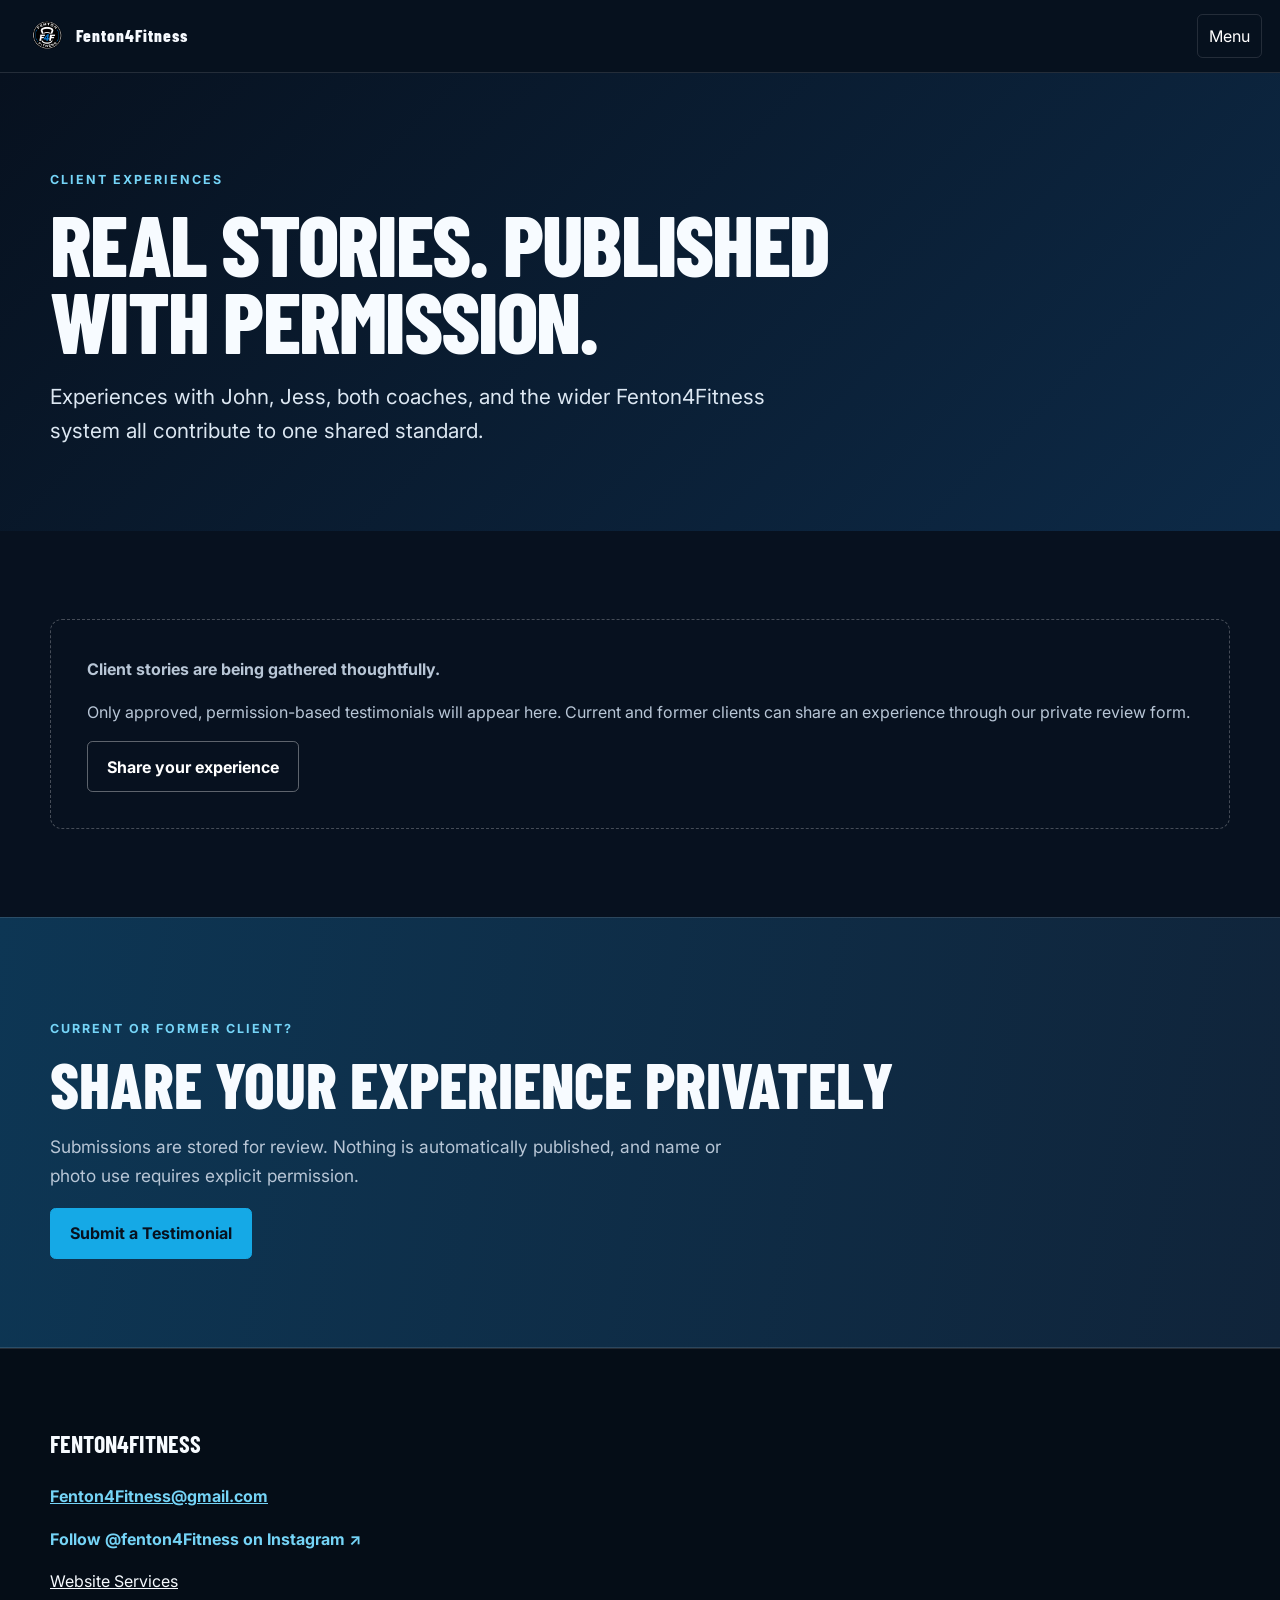
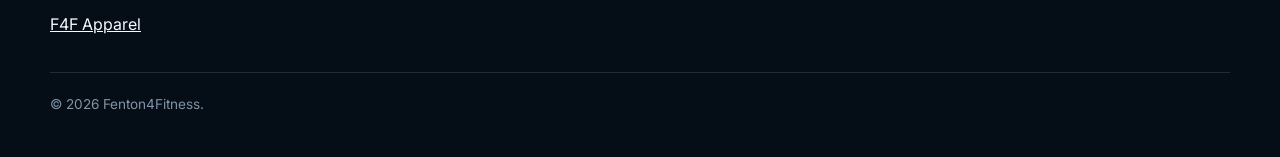
<file: website-files/testimonials.html>
<!doctype html><html lang="en"><head><meta charset="utf-8"><meta name="viewport" content="width=device-width,initial-scale=1"><title>Testimonials & Success Stories | Fenton4Fitness</title><meta name="description" content="Approved client, athlete, parent, and team experiences with Fenton4Fitness."><link rel="stylesheet" href="style.css?v=20260723-production"></head><body><a class="skip-link" href="#main">Skip to content</a><header class="site-header"><nav class="nav-wrap" aria-label="Primary"><a class="brand" href="index.html"><img src="images/f4f-logo.png" alt=""><span>Fenton4Fitness</span></a><button class="nav-toggle" aria-expanded="false" aria-controls="nav-links">Menu</button><ul class="nav-links" id="nav-links"><li><a href="index.html">Home</a></li><li><a href="youth-athletes.html">Youth Athletes</a></li><li><a href="adult-training.html">Adult Training</a></li><li><a href="training-options.html">Training Options</a></li><li><a href="about-us.html">Meet the Coaches</a></li><li><a aria-current="page" href="testimonials.html">Testimonials</a></li><li><a class="nav-cta" href="contact-us.html">Get Started</a></li></ul></nav></header><main id="main"><header class="page-hero"><div class="container"><p class="eyebrow">Client experiences</p><h1>Real stories. Published with permission.</h1><p class="lead">Experiences with John, Jess, both coaches, and the wider Fenton4Fitness system all contribute to one shared standard.</p></div></header><section class="section"><div class="container"><div id="testimonial-list"></div></div></section><section class="section band"><div class="container"><p class="eyebrow">Current or former client?</p><h2>Share your experience privately</h2><p class="section-intro">Submissions are stored for review. Nothing is automatically published, and name or photo use requires explicit permission.</p><a class="btn" href="submit-testimonial.html">Submit a Testimonial</a></div></section></main><footer class="site-footer"><div class="container"><h2>Fenton4Fitness</h2><p class="fineprint">© <span data-year></span> Fenton4Fitness.</p></div></footer><script src="site-data.js?v=20260723-production"></script><script src="content.js?v=20260723-production"></script><script src="script.js?v=20260723-production"></script></body></html>
</file>
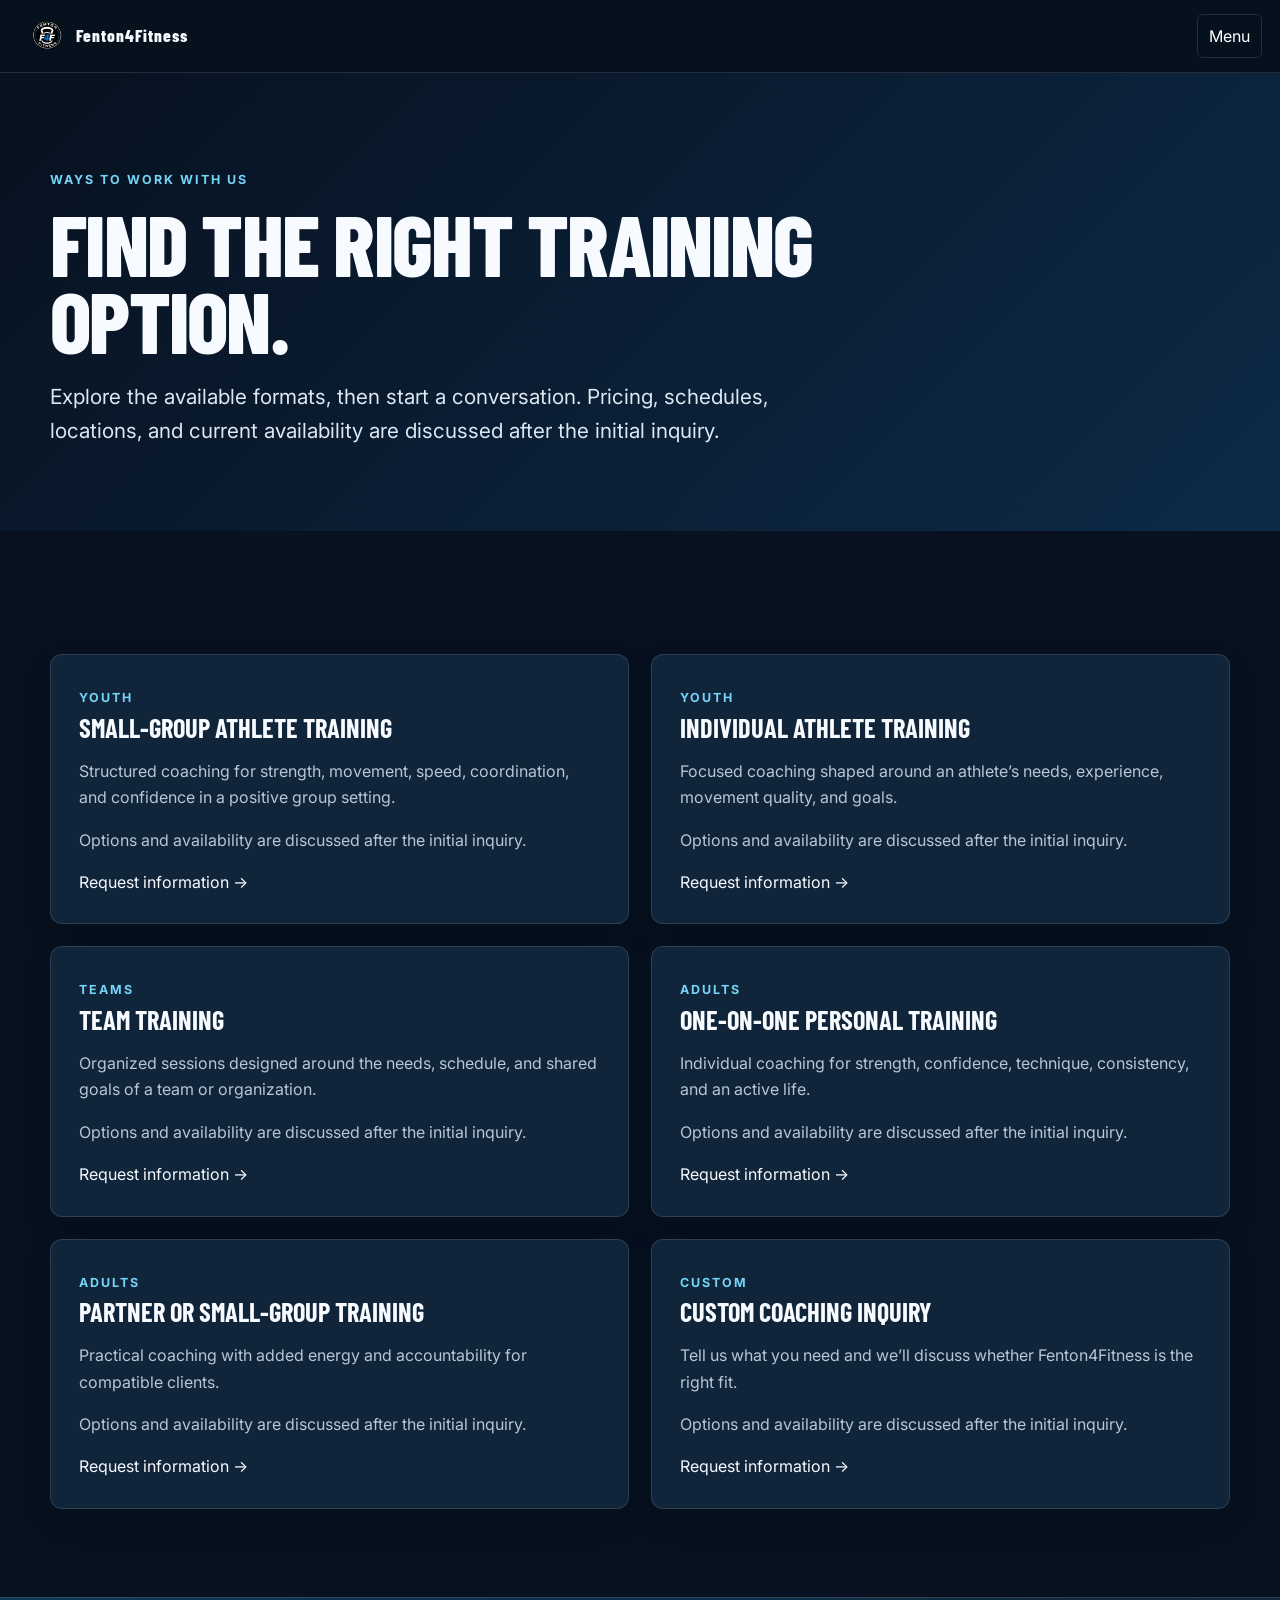
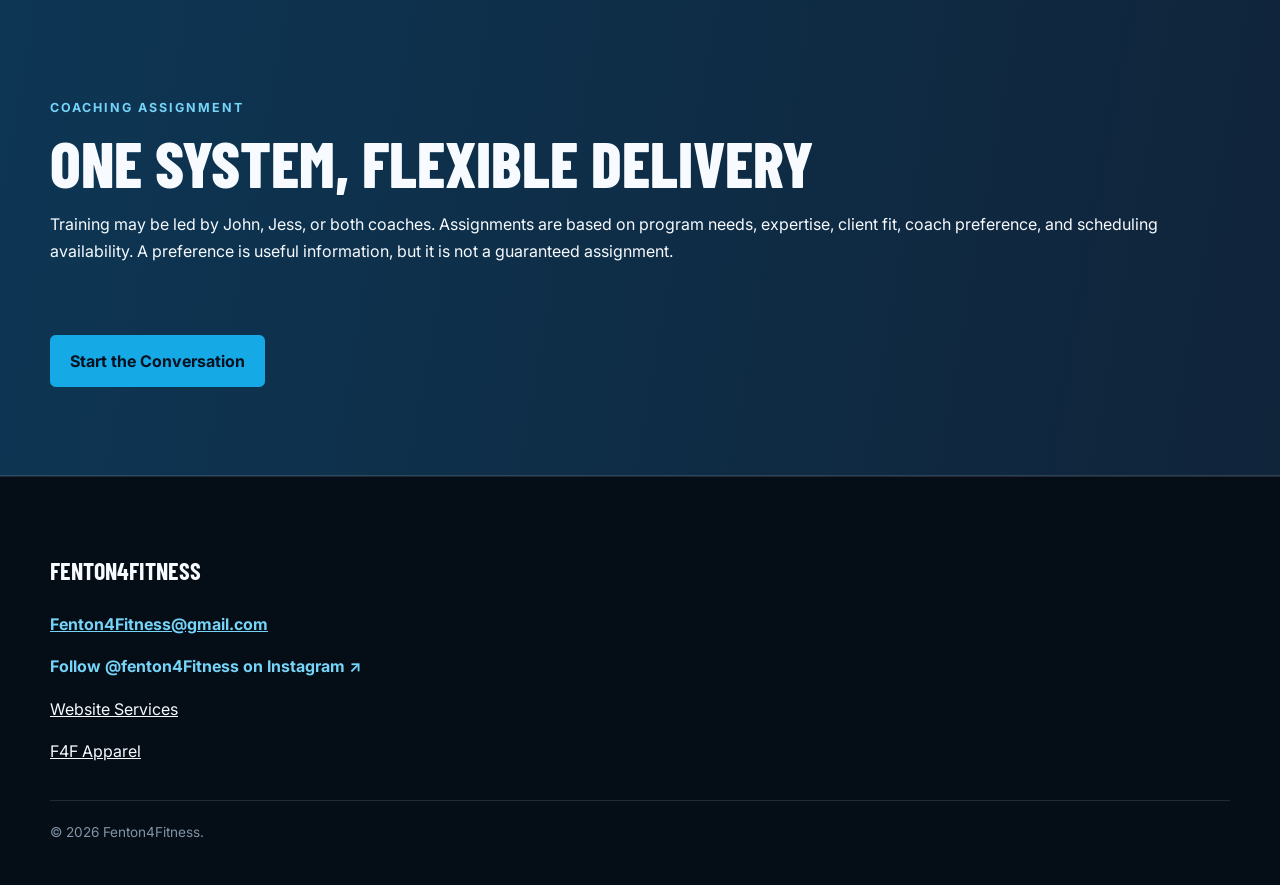
<file: website-files/training-options.html>
<!doctype html><html lang="en"><head><meta charset="utf-8"><meta name="viewport" content="width=device-width,initial-scale=1"><title>Training Options | Fenton4Fitness</title><meta name="description" content="Explore youth, team, and adult coaching options from Fenton4Fitness."><link rel="stylesheet" href="style.css?v=20260723-production"></head><body><a class="skip-link" href="#main">Skip to content</a><header class="site-header"><nav class="nav-wrap" aria-label="Primary"><a class="brand" href="index.html"><img src="images/f4f-logo.png" alt=""><span>Fenton4Fitness</span></a><button class="nav-toggle" aria-expanded="false" aria-controls="nav-links">Menu</button><ul class="nav-links" id="nav-links"><li><a href="index.html">Home</a></li><li><a href="youth-athletes.html">Youth Athletes</a></li><li><a href="adult-training.html">Adult Training</a></li><li><a aria-current="page" href="training-options.html">Training Options</a></li><li><a href="about-us.html">Meet the Coaches</a></li><li><a href="testimonials.html">Testimonials</a></li><li><a class="nav-cta" href="contact-us.html">Get Started</a></li></ul></nav></header><main id="main"><header class="page-hero"><div class="container"><p class="eyebrow">Ways to work with us</p><h1>Find the right training option.</h1><p class="lead">Explore the available formats, then start a conversation. Pricing, schedules, locations, and current availability are discussed after the initial inquiry.</p></div></header><section class="section"><div class="container"><div class="grid-3" id="training-options-list"><p>Loading training options…</p></div></div></section><section class="section band"><div class="container split"><div><p class="eyebrow">Coaching assignment</p><h2>One system, flexible delivery</h2><p>Training may be led by John, Jess, or both coaches. Assignments are based on program needs, expertise, client fit, coach preference, and scheduling availability. A preference is useful information, but it is not a guaranteed assignment.</p></div><div><a class="btn" href="contact-us.html">Start the Conversation</a></div></div></section></main><footer class="site-footer"><div class="container"><h2>Fenton4Fitness</h2><p class="fineprint">© <span data-year></span> Fenton4Fitness.</p></div></footer><script src="site-data.js?v=20260723-production"></script><script src="content.js?v=20260723-production"></script><script src="script.js?v=20260723-production"></script></body></html>
</file>
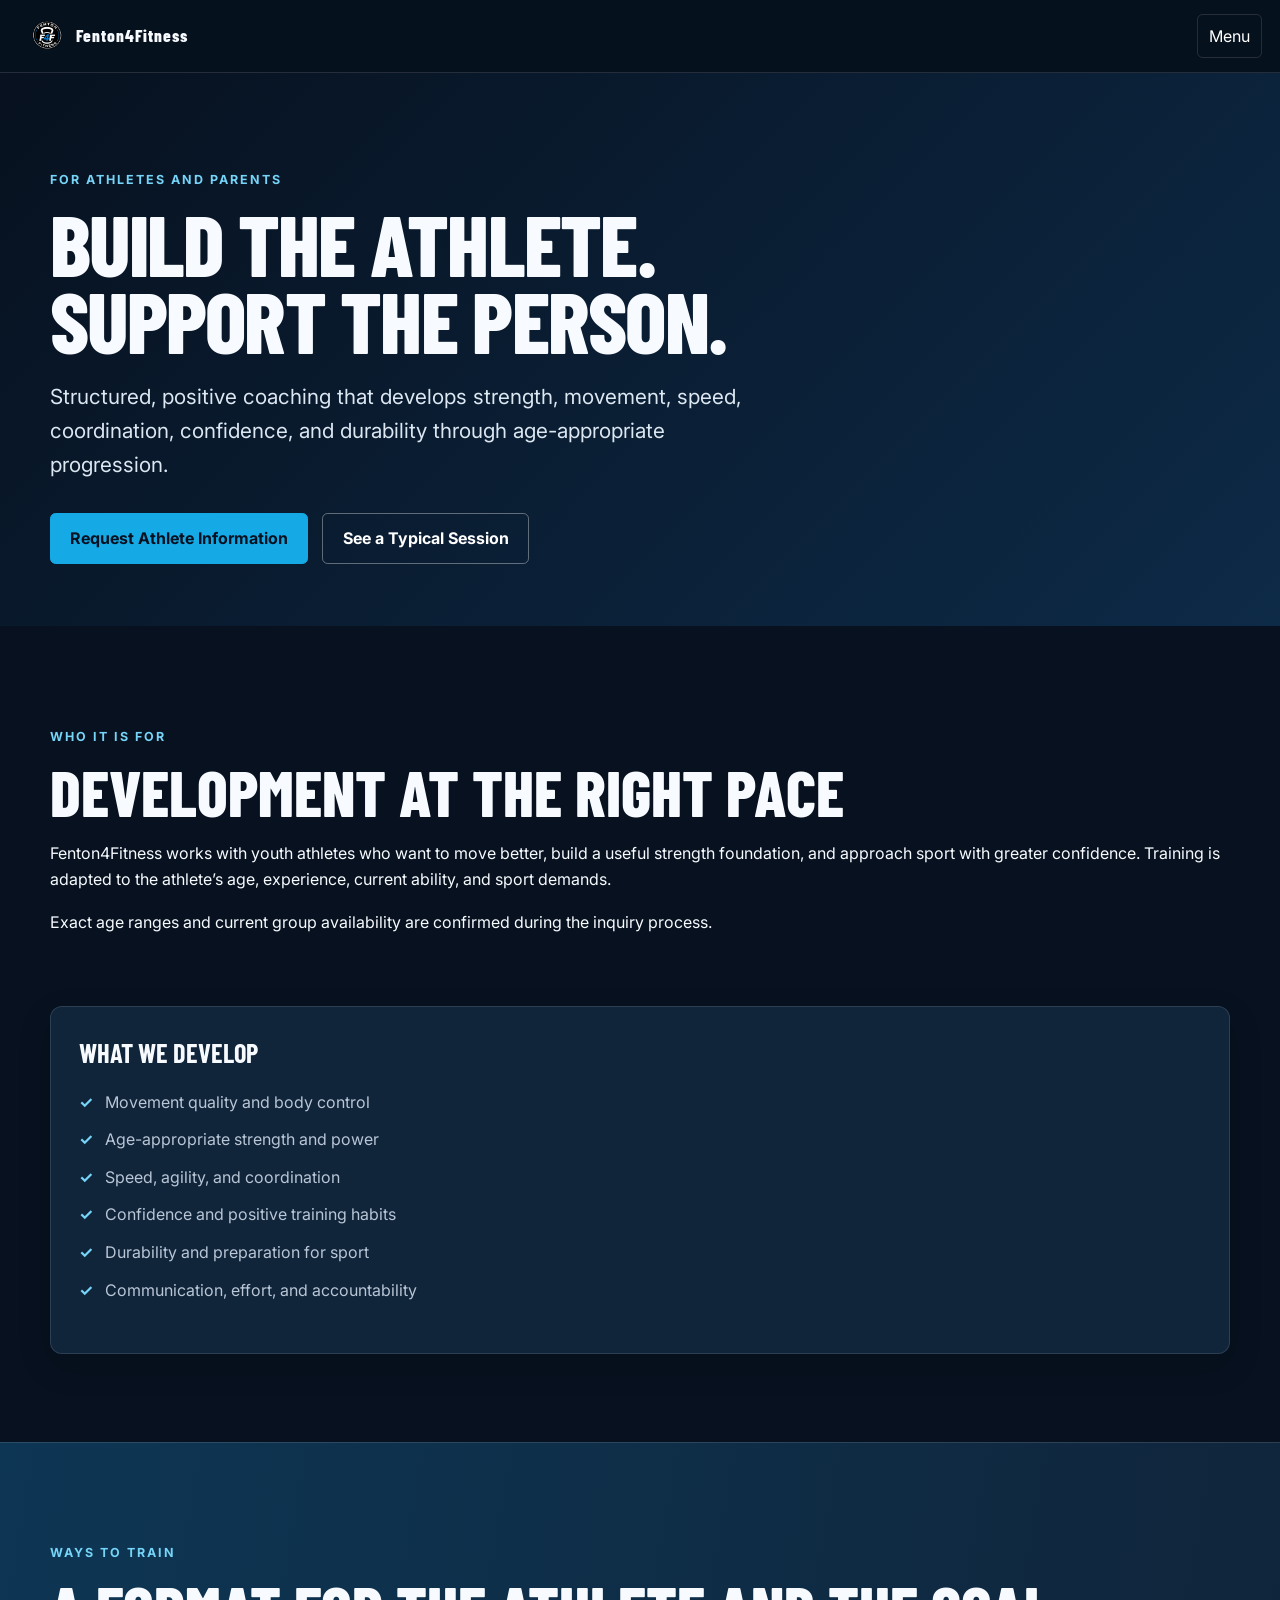
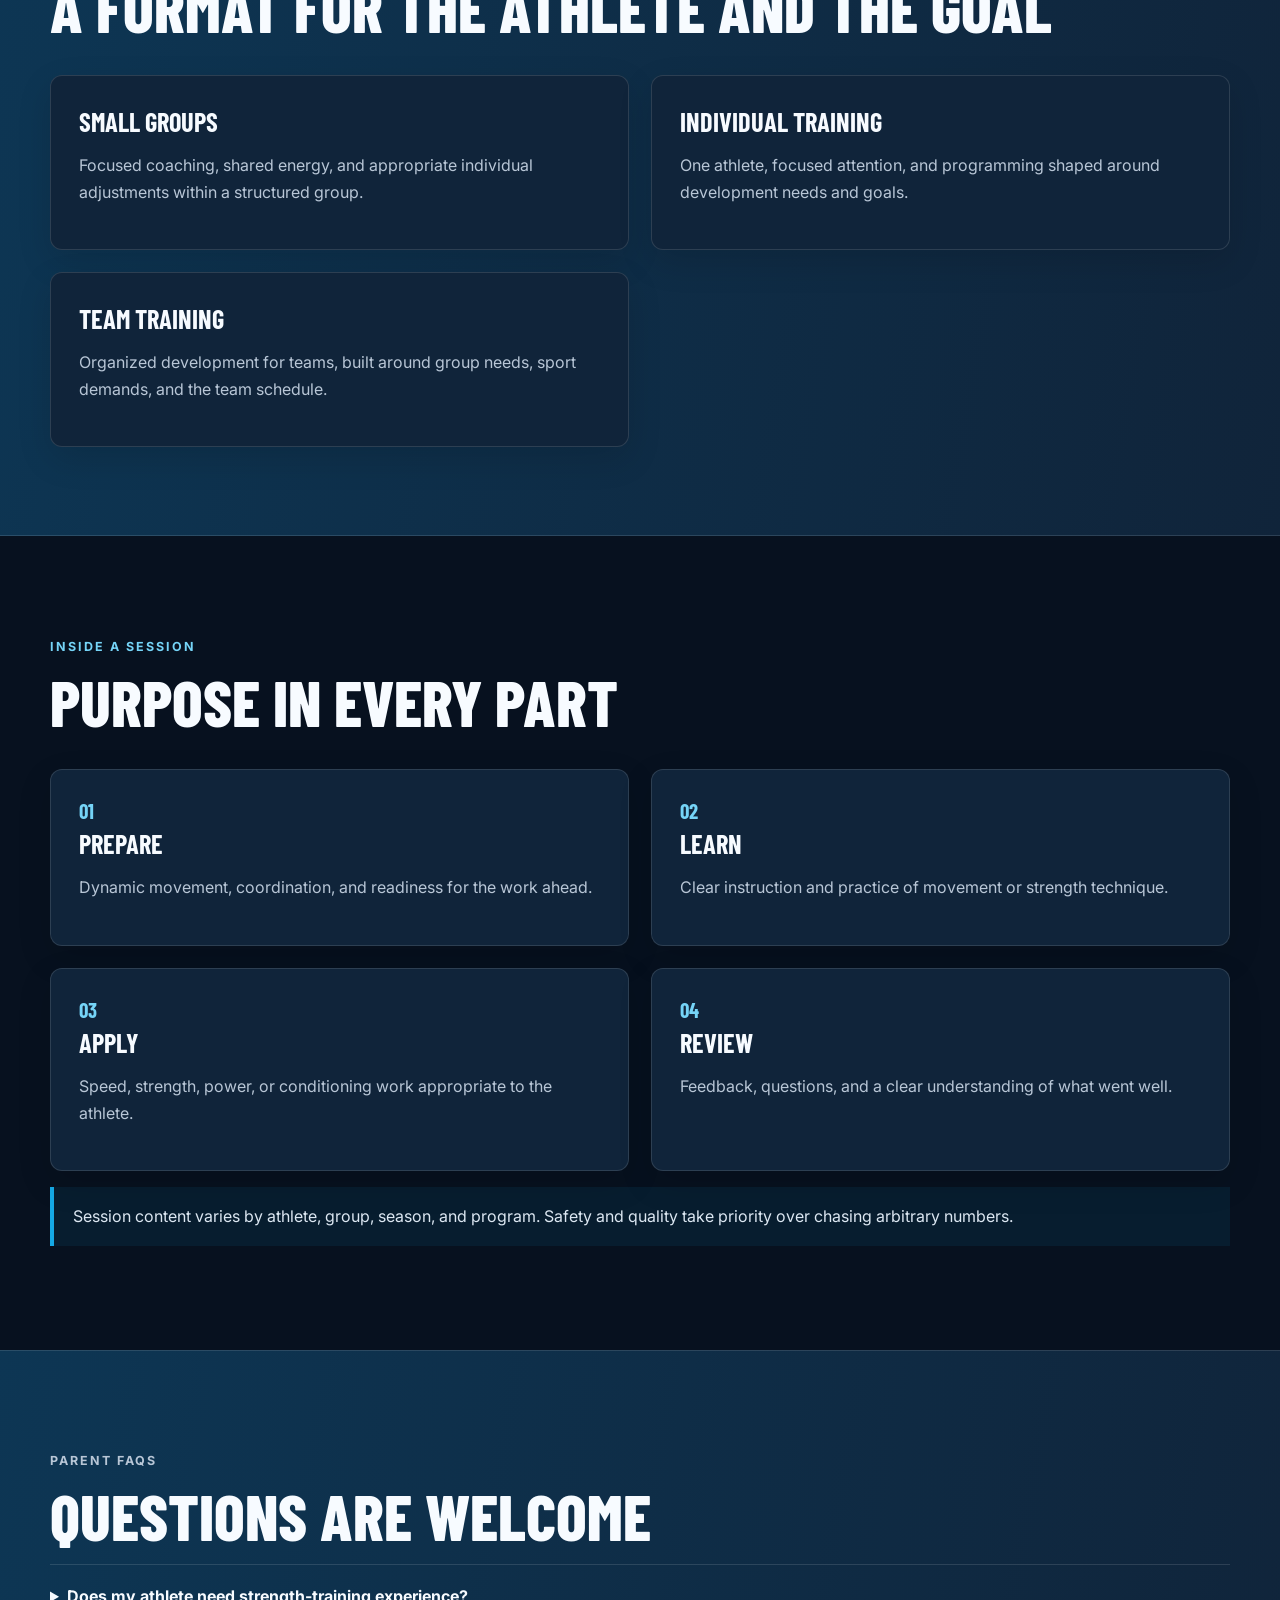
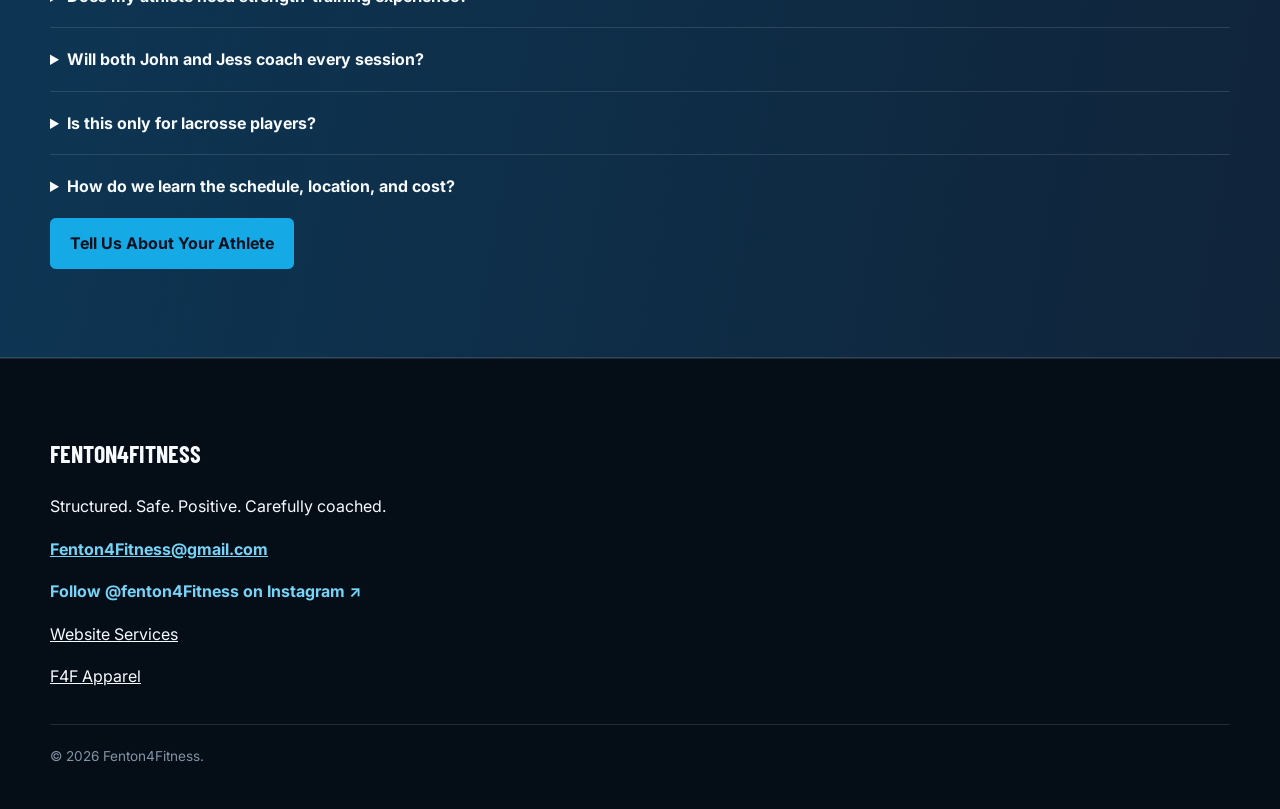
<file: website-files/youth-athletes.html>
<!doctype html><html lang="en"><head><meta charset="utf-8"><meta name="viewport" content="width=device-width,initial-scale=1"><title>Youth Athlete Training | Fenton4Fitness</title><meta name="description" content="Structured, age-appropriate strength and athletic development for youth athletes, small groups, and teams."><link rel="stylesheet" href="style.css?v=20260723-production"></head><body><a class="skip-link" href="#main">Skip to content</a><header class="site-header"><nav class="nav-wrap" aria-label="Primary"><a class="brand" href="index.html"><img src="images/f4f-logo.png" alt=""><span>Fenton4Fitness</span></a><button class="nav-toggle" aria-expanded="false" aria-controls="nav-links">Menu</button><ul class="nav-links" id="nav-links"><li><a href="index.html">Home</a></li><li><a aria-current="page" href="youth-athletes.html">Youth Athletes</a></li><li><a href="adult-training.html">Adult Training</a></li><li><a href="training-options.html">Training Options</a></li><li><a href="about-us.html">Meet the Coaches</a></li><li><a href="testimonials.html">Testimonials</a></li><li><a class="nav-cta" href="contact-us.html?type=youth">Get Started</a></li></ul></nav></header><main id="main"><header class="page-hero"><div class="container"><p class="eyebrow">For athletes and parents</p><h1>Build the athlete. Support the person.</h1><p class="lead">Structured, positive coaching that develops strength, movement, speed, coordination, confidence, and durability through age-appropriate progression.</p><div class="button-row"><a class="btn" href="contact-us.html?type=youth">Request Athlete Information</a><a class="btn btn-secondary" href="#session">See a Typical Session</a></div></div></header>
<section class="section"><div class="container split"><div><p class="eyebrow">Who it is for</p><h2>Development at the right pace</h2><p>Fenton4Fitness works with youth athletes who want to move better, build a useful strength foundation, and approach sport with greater confidence. Training is adapted to the athlete’s age, experience, current ability, and sport demands.</p><p>Exact age ranges and current group availability are confirmed during the inquiry process.</p></div><div class="card"><h3>What we develop</h3><ul class="list-check"><li>Movement quality and body control</li><li>Age-appropriate strength and power</li><li>Speed, agility, and coordination</li><li>Confidence and positive training habits</li><li>Durability and preparation for sport</li><li>Communication, effort, and accountability</li></ul></div></div></section>
<section class="section band"><div class="container"><p class="eyebrow">Ways to train</p><h2>A format for the athlete and the goal</h2><div class="grid-3"><article class="card"><h3>Small groups</h3><p>Focused coaching, shared energy, and appropriate individual adjustments within a structured group.</p></article><article class="card"><h3>Individual training</h3><p>One athlete, focused attention, and programming shaped around development needs and goals.</p></article><article class="card"><h3>Team training</h3><p>Organized development for teams, built around group needs, sport demands, and the team schedule.</p></article></div></div></section>
<section class="section" id="session"><div class="container"><p class="eyebrow">Inside a session</p><h2>Purpose in every part</h2><div class="grid-4"><article class="card"><span class="icon-number">01</span><h3>Prepare</h3><p>Dynamic movement, coordination, and readiness for the work ahead.</p></article><article class="card"><span class="icon-number">02</span><h3>Learn</h3><p>Clear instruction and practice of movement or strength technique.</p></article><article class="card"><span class="icon-number">03</span><h3>Apply</h3><p>Speed, strength, power, or conditioning work appropriate to the athlete.</p></article><article class="card"><span class="icon-number">04</span><h3>Review</h3><p>Feedback, questions, and a clear understanding of what went well.</p></article></div><p class="notice">Session content varies by athlete, group, season, and program. Safety and quality take priority over chasing arbitrary numbers.</p></div></section>
<section class="section band faq"><div class="container"><p class="eyebrow">Parent FAQs</p><h2>Questions are welcome</h2><details><summary>Does my athlete need strength-training experience?</summary><p>No. Coaching begins at the athlete’s current level. Technique and appropriate progression come first.</p></details><details><summary>Will both John and Jess coach every session?</summary><p>Not necessarily. Training may be led by John, Jess, or both depending on the program, scheduling, expertise, and client fit.</p></details><details><summary>Is this only for lacrosse players?</summary><p>No. John and Jess have girls lacrosse coaching experience, but athletic development principles can support athletes from a variety of sports.</p></details><details><summary>How do we learn the schedule, location, and cost?</summary><p>Submit an inquiry. A coach will follow up to discuss the athlete, current availability, training options, and pricing without pressure.</p></details><a class="btn" href="contact-us.html?type=youth">Tell Us About Your Athlete</a></div></section></main><footer class="site-footer"><div class="container"><h2>Fenton4Fitness</h2><p>Structured. Safe. Positive. Carefully coached.</p><p class="fineprint">© <span data-year></span> Fenton4Fitness.</p></div></footer><script src="script.js?v=20260723-production"></script></body></html>
</file>
<file: website-files/style.css>
@import url('https://fonts.googleapis.com/css2?family=Barlow+Condensed:wght@600;700;800&family=Inter:wght@400;500;600;700&display=swap');

:root{--ink:#07111f;--navy:#0a192b;--panel:#10243a;--blue:#15a9e6;--blue2:#75d4f7;--white:#f7fbff;--muted:#b8c6d6;--line:rgba(255,255,255,.12);--max:1180px;--shadow:0 18px 55px rgba(0,0,0,.28)}
*{box-sizing:border-box}html{scroll-behavior:smooth}body{margin:0;background:var(--ink);color:var(--white);font:400 1rem/1.65 Inter,system-ui,sans-serif}img{max-width:100%;display:block}a{color:inherit}button,input,select,textarea{font:inherit}button{cursor:pointer}.skip-link{position:absolute;left:-9999px}.skip-link:focus{left:1rem;top:1rem;z-index:999;background:white;color:var(--ink);padding:.75rem 1rem;border-radius:.4rem}
.site-header{position:sticky;top:0;z-index:50;background:rgba(7,17,31,.94);backdrop-filter:blur(16px);border-bottom:1px solid var(--line)}.nav-wrap{width:100%;max-width:1440px;margin:auto;min-height:72px;padding:0 18px;display:flex;align-items:center;gap:12px}.brand{display:flex;align-items:center;flex:0 0 auto;text-decoration:none;margin-right:auto}.brand img{width:58px;height:48px;object-fit:contain}.brand span{font:800 1.08rem/1 'Barlow Condensed',sans-serif;letter-spacing:.06em;white-space:nowrap}.nav-links{display:flex;align-items:center;gap:8px;list-style:none;margin:0;padding:0}.nav-links li{display:flex;align-items:center}.nav-links a{display:inline-flex;align-items:center;min-height:44px;padding:0 .12rem;text-decoration:none;font-size:.79rem;line-height:1.15;font-weight:600;color:#dce7f2;white-space:nowrap}.nav-links a:hover,.nav-links a[aria-current=page]{color:var(--blue2)}.nav-links a:focus-visible,.brand:focus-visible,.nav-toggle:focus-visible{outline:3px solid var(--blue2);outline-offset:3px;border-radius:.25rem}.nav-toggle{display:none;min-height:44px;background:none;border:1px solid var(--line);color:white;border-radius:.35rem;padding:.45rem .7rem}.nav-cta{min-height:44px!important;background:var(--blue)!important;color:var(--ink)!important;padding:.5rem .7rem!important;border-radius:.3rem}
.container{width:min(var(--max),calc(100% - 48px));margin-inline:auto}.section{padding:88px 0}.section-tight{padding:56px 0}.eyebrow{color:var(--blue2);font-weight:700;text-transform:uppercase;letter-spacing:.16em;font-size:.78rem}.hero{position:relative;overflow:hidden;padding:105px 0 92px;background:radial-gradient(circle at 80% 30%,rgba(21,169,230,.18),transparent 35%),linear-gradient(135deg,#07111f,#0d243d)}.hero:after{content:"";position:absolute;right:-5%;bottom:-35%;width:480px;height:480px;border:1px solid rgba(117,212,247,.15);border-radius:50%;box-shadow:0 0 0 70px rgba(117,212,247,.03),0 0 0 140px rgba(117,212,247,.02)}.hero-grid{position:relative;z-index:1;display:grid;grid-template-columns:1.35fr .65fr;gap:60px;align-items:center}.hero h1,.page-hero h1{font:800 clamp(3.2rem,8vw,6.4rem)/.9 'Barlow Condensed',sans-serif;text-transform:uppercase;letter-spacing:-.02em;margin:.4rem 0 1.3rem;max-width:900px}.hero h1 span{color:var(--blue)}.lead{font-size:clamp(1.08rem,2vw,1.3rem);color:#dce7f2;max-width:720px}.button-row{display:flex;flex-wrap:wrap;gap:14px;margin-top:30px}.btn{display:inline-flex;align-items:center;justify-content:center;min-height:48px;padding:.72rem 1.2rem;border:1px solid var(--blue);border-radius:.35rem;background:var(--blue);color:var(--ink);font-weight:700;text-decoration:none;transition:.2s}.btn:hover,.btn:focus-visible{transform:translateY(-2px);box-shadow:0 8px 25px rgba(21,169,230,.22)}.btn-secondary{background:transparent;color:white;border-color:rgba(255,255,255,.35)}.btn-secondary:hover{border-color:var(--blue2)}.hero-card{background:rgba(16,36,58,.78);padding:30px;border:1px solid var(--line);border-radius:1rem;box-shadow:var(--shadow)}.hero-card img{width:150px;margin:auto}.hero-card p{color:var(--muted);margin-bottom:0}.stateline{font:700 1.55rem 'Barlow Condensed';color:white;text-transform:uppercase}
.section h2{font:800 clamp(2.3rem,5vw,4rem)/1 'Barlow Condensed';text-transform:uppercase;margin:.35rem 0 1rem}.section-intro{max-width:720px;color:var(--muted);font-size:1.08rem}.grid-2,.grid-3,.grid-4{display:grid;gap:22px;margin-top:35px}.grid-2{grid-template-columns:repeat(2,1fr)}.grid-3{grid-template-columns:repeat(3,1fr)}.grid-4{grid-template-columns:repeat(4,1fr)}.card{background:var(--panel);border:1px solid var(--line);border-radius:.75rem;padding:28px;box-shadow:0 12px 35px rgba(0,0,0,.12)}.card h3{font:700 1.65rem/1.1 'Barlow Condensed';text-transform:uppercase;margin:.2rem 0 .7rem}.card p,.card li{color:var(--muted)}.card-link{text-decoration:none}.card-link:hover{border-color:var(--blue)}.icon-number{color:var(--blue2);font:700 1.3rem 'Barlow Condensed'}.band{background:linear-gradient(100deg,#0d3654,#10243a);border-block:1px solid var(--line)}.quote{font:600 clamp(1.5rem,3vw,2.2rem)/1.35 'Barlow Condensed';max-width:850px;margin:0}.quote-note{color:var(--muted)}.list-check{padding:0;list-style:none}.list-check li{padding:.35rem 0 .35rem 1.6rem;position:relative}.list-check li:before{content:"✓";position:absolute;left:0;color:var(--blue2);font-weight:700}.page-hero{padding:85px 0 62px;background:linear-gradient(135deg,#07111f,#0d2a47)}.page-hero h1{font-size:clamp(3rem,7vw,5.4rem);max-width:850px}.breadcrumb{color:var(--blue2);font-size:.9rem}.split{display:grid;grid-template-columns:1fr 1fr;gap:55px;align-items:start}.coach-card{min-height:100%}.profile-placeholder{aspect-ratio:4/3;display:grid;place-items:center;background:linear-gradient(145deg,#15334f,#0b1c2f);border-radius:.6rem;color:var(--muted);border:1px dashed rgba(255,255,255,.25);text-align:center;padding:2rem}.notice{border-left:4px solid var(--blue);background:rgba(21,169,230,.08);padding:1rem 1.2rem;color:#dce7f2}.faq details{border-top:1px solid var(--line);padding:18px 0}.faq summary{font-weight:700;cursor:pointer}.faq p{color:var(--muted)}
.form-shell{max-width:850px}.form-grid{display:grid;grid-template-columns:repeat(2,1fr);gap:20px}.field{display:flex;flex-direction:column;gap:7px}.field-full{grid-column:1/-1}.field label,.fieldset-title{font-weight:600}.required{color:var(--blue2)}input,select,textarea{width:100%;padding:.84rem .9rem;border-radius:.4rem;border:1px solid #466079;background:#f8fbff;color:#07111f}textarea{min-height:130px;resize:vertical}input:focus,select:focus,textarea:focus{outline:3px solid rgba(117,212,247,.35);border-color:var(--blue)}.checkbox{display:flex;align-items:flex-start;gap:10px}.checkbox input{width:auto;margin-top:.35rem}.conditional[hidden]{display:none}.form-status{margin-top:18px;padding:1rem;border-radius:.4rem}.form-status.success{background:#0d4c39}.form-status.error{background:#6a2430}.hp-field{position:absolute;left:-9999px}.filter-row{display:flex;flex-wrap:wrap;gap:10px;margin:26px 0}.filter-button{border:1px solid var(--line);background:var(--panel);color:white;border-radius:999px;padding:.55rem .9rem}.filter-button.active{background:var(--blue);color:var(--ink)}.empty-state{padding:36px;border:1px dashed rgba(255,255,255,.25);border-radius:.75rem;color:var(--muted)}
.site-footer{border-top:1px solid var(--line);background:#050d17;padding:55px 0 28px}.footer-grid{display:grid;grid-template-columns:1.5fr 1fr 1fr;gap:40px}.site-footer h2,.site-footer h3{font-family:'Barlow Condensed';text-transform:uppercase}.footer-links{list-style:none;padding:0}.footer-links a{color:var(--muted);text-decoration:none}.footer-links a:hover{color:var(--blue2)}.fineprint{margin-top:35px;padding-top:20px;border-top:1px solid var(--line);color:#8193a5;font-size:.85rem}.hidden{display:none!important}
@media(max-width:1280px){.nav-toggle{display:block}.nav-links{display:none;position:absolute;top:72px;left:0;right:0;flex-direction:column;align-items:stretch;gap:4px;background:#07111f;padding:16px 24px 22px;border-bottom:1px solid var(--line);box-shadow:0 16px 30px rgba(0,0,0,.25);max-height:calc(100vh - 72px);overflow-y:auto}.nav-links.open{display:flex}.nav-links li{display:block}.nav-links a{display:flex;width:100%;min-height:44px;padding:.45rem .3rem;font-size:.95rem}.nav-links .nav-cta{justify-content:center;margin-top:5px}.hero-grid,.split{grid-template-columns:1fr}.hero-card{max-width:520px}.grid-3,.grid-4{grid-template-columns:repeat(2,1fr)}}
@media(max-width:620px){.container{width:min(100% - 32px,var(--max))}.section{padding:65px 0}.hero{padding:75px 0 65px}.grid-2,.grid-3,.grid-4,.form-grid,.footer-grid{grid-template-columns:1fr}.field-full{grid-column:auto}.button-row{flex-direction:column}.btn{width:100%}.brand span{font-size:1rem}}
@media(prefers-reduced-motion:reduce){*{scroll-behavior:auto!important;transition:none!important}}
.instagram-nav,.instagram-footer{color:var(--blue2)!important}.instagram-footer{text-decoration:none;font-weight:700}.secondary-service{border:1px solid rgba(117,212,247,.22);background:linear-gradient(120deg,rgba(21,169,230,.07),rgba(16,36,58,.55))}.package-card{display:flex;flex-direction:column}.package-card .card-link{margin-top:auto;color:var(--blue2)}
.coaches-photo-section{background:linear-gradient(180deg,#0d2a47,var(--ink))}.coaches-photo{width:min(100%,760px);margin:0 auto}.coaches-photo img{width:100%;height:auto;aspect-ratio:1086/1448;object-fit:cover;object-position:center;border-radius:.85rem;border:1px solid var(--line);box-shadow:var(--shadow)}.coaches-photo figcaption{padding-top:.85rem;color:var(--muted);text-align:center;font-size:.92rem}
.business-email-footer,.business-email-form a,.business-email-contact a{color:var(--blue2);font-weight:700}.business-email-form{margin:1rem 0 0;color:var(--muted)}

/* F4F Apparel prelaunch */
.apparel-hero{position:relative;overflow:hidden;padding:96px 0 82px;background:radial-gradient(circle at 78% 35%,rgba(21,169,230,.18),transparent 30%),linear-gradient(135deg,#050a10,#0b2136)}
.apparel-hero:after{content:"F4F";position:absolute;right:-.03em;bottom:-.28em;color:rgba(255,255,255,.025);font:800 min(42vw,34rem)/1 'Barlow Condensed',sans-serif;pointer-events:none}
.apparel-hero-grid{position:relative;z-index:1;display:grid;grid-template-columns:1.15fr .85fr;gap:64px;align-items:center}
.apparel-hero h1{font:800 clamp(3.5rem,8vw,6.5rem)/.88 'Barlow Condensed',sans-serif;text-transform:uppercase;letter-spacing:-.025em;margin:.35rem 0 1.4rem;max-width:780px}
.apparel-status{display:inline-flex;align-items:center;gap:.65rem;margin-top:1rem;padding:.6rem .9rem;border:1px solid rgba(117,212,247,.32);background:rgba(21,169,230,.08);border-radius:.35rem;font-weight:700}
.apparel-status>span:first-child{width:.55rem;height:.55rem;border-radius:50%;background:var(--blue2);box-shadow:0 0 0 5px rgba(117,212,247,.1)}
.apparel-manifesto{border-left:5px solid var(--blue);padding:1.4rem 0 1.4rem 2rem}
.apparel-manifesto p{margin:0;font:800 clamp(3rem,6vw,5.5rem)/.82 'Barlow Condensed',sans-serif;text-transform:uppercase}
.apparel-manifesto .apparel-blue{color:var(--blue)}
.apparel-manifesto .apparel-never{margin-top:1.5rem;font-size:clamp(1.65rem,3vw,2.6rem);letter-spacing:.08em}
.product-previews{display:grid;grid-template-columns:repeat(2,minmax(0,1fr));gap:28px;margin-top:42px}
.product-preview{margin:0;padding:0;background:var(--panel);border:1px solid var(--line);border-radius:.75rem;overflow:hidden}
.product-preview figcaption{padding:.8rem 1.1rem;background:#050d17;border-bottom:1px solid var(--line);color:var(--blue2);font:700 .82rem/1 Inter,sans-serif;letter-spacing:.18em;text-transform:uppercase}
.product-preview>p{margin:0;padding:1rem 1.25rem 1.25rem;color:var(--muted)}
.shirt-placeholder{aspect-ratio:4/5;display:grid;place-items:center;padding:8%;background:radial-gradient(circle at 50% 38%,#263241,#10151c 58%,#070a0d)}
.shirt-placeholder>img{width:100%;height:auto;max-height:100%;object-fit:contain}
.shirt-placeholder.model-photo-frame{aspect-ratio:auto;padding:0}
.shirt-placeholder.model-photo-frame>img{width:100%;height:auto;max-height:none;object-fit:contain}
.artwork-notice{margin-top:24px}
.apparel-details dl{margin:0}.apparel-details dl>div{display:grid;grid-template-columns:7rem 1fr;gap:1rem;padding:.85rem 0;border-bottom:1px solid var(--line)}.apparel-details dl>div:last-child{border-bottom:0}.apparel-details dt{color:var(--muted)}.apparel-details dd{margin:0;font-weight:700}
.launch-card{padding:2rem;border:1px solid rgba(117,212,247,.3);background:linear-gradient(140deg,#10243a,#08131f);border-radius:.75rem;box-shadow:var(--shadow)}
.launch-card .btn[disabled]{opacity:.62;cursor:not-allowed;transform:none;box-shadow:none}.text-link{color:var(--blue2);font-weight:700}
.merch-order-button.is-placeholder{opacity:.78;cursor:not-allowed}.service-audience{display:flex;flex-wrap:wrap;gap:.65rem;margin-top:1.5rem}.service-audience span{padding:.45rem .7rem;border:1px solid var(--line);border-radius:.35rem;background:rgba(255,255,255,.04);color:#dce7f2;font-weight:600}
@media(max-width:1120px){.apparel-hero-grid{grid-template-columns:1fr;gap:38px}.apparel-manifesto{max-width:620px}}
@media(max-width:620px){.apparel-hero{padding:70px 0 60px}.product-previews{grid-template-columns:1fr}.apparel-manifesto{padding-left:1.25rem}.shirt-placeholder{aspect-ratio:1/1.2}.apparel-details dl>div{grid-template-columns:1fr;gap:.15rem}}
.location-grid{display:grid;grid-template-columns:repeat(2,minmax(0,1fr));gap:1.5rem}.location-card{scroll-margin-top:6rem;padding:clamp(1.4rem,3vw,2.2rem);border:1px solid rgba(255,255,255,.14);border-radius:1rem;background:linear-gradient(145deg,rgba(11,35,56,.98),rgba(6,20,34,.98));box-shadow:0 18px 45px rgba(0,0,0,.2)}.location-card h2{margin:.35rem 0 1rem}.offer-label{color:#fff;font-weight:800;text-transform:uppercase;letter-spacing:.08em}.schedule-list{list-style:none;padding:0;margin:1rem 0 1.5rem}.schedule-list li{display:flex;justify-content:space-between;gap:1rem;padding:.65rem 0;border-bottom:1px solid rgba(255,255,255,.12)}.location-card .notice{margin:1rem 0 1.5rem}@media(max-width:760px){.location-grid{grid-template-columns:1fr}.location-card{scroll-margin-top:5rem}.schedule-list li{align-items:baseline}}
</file>
